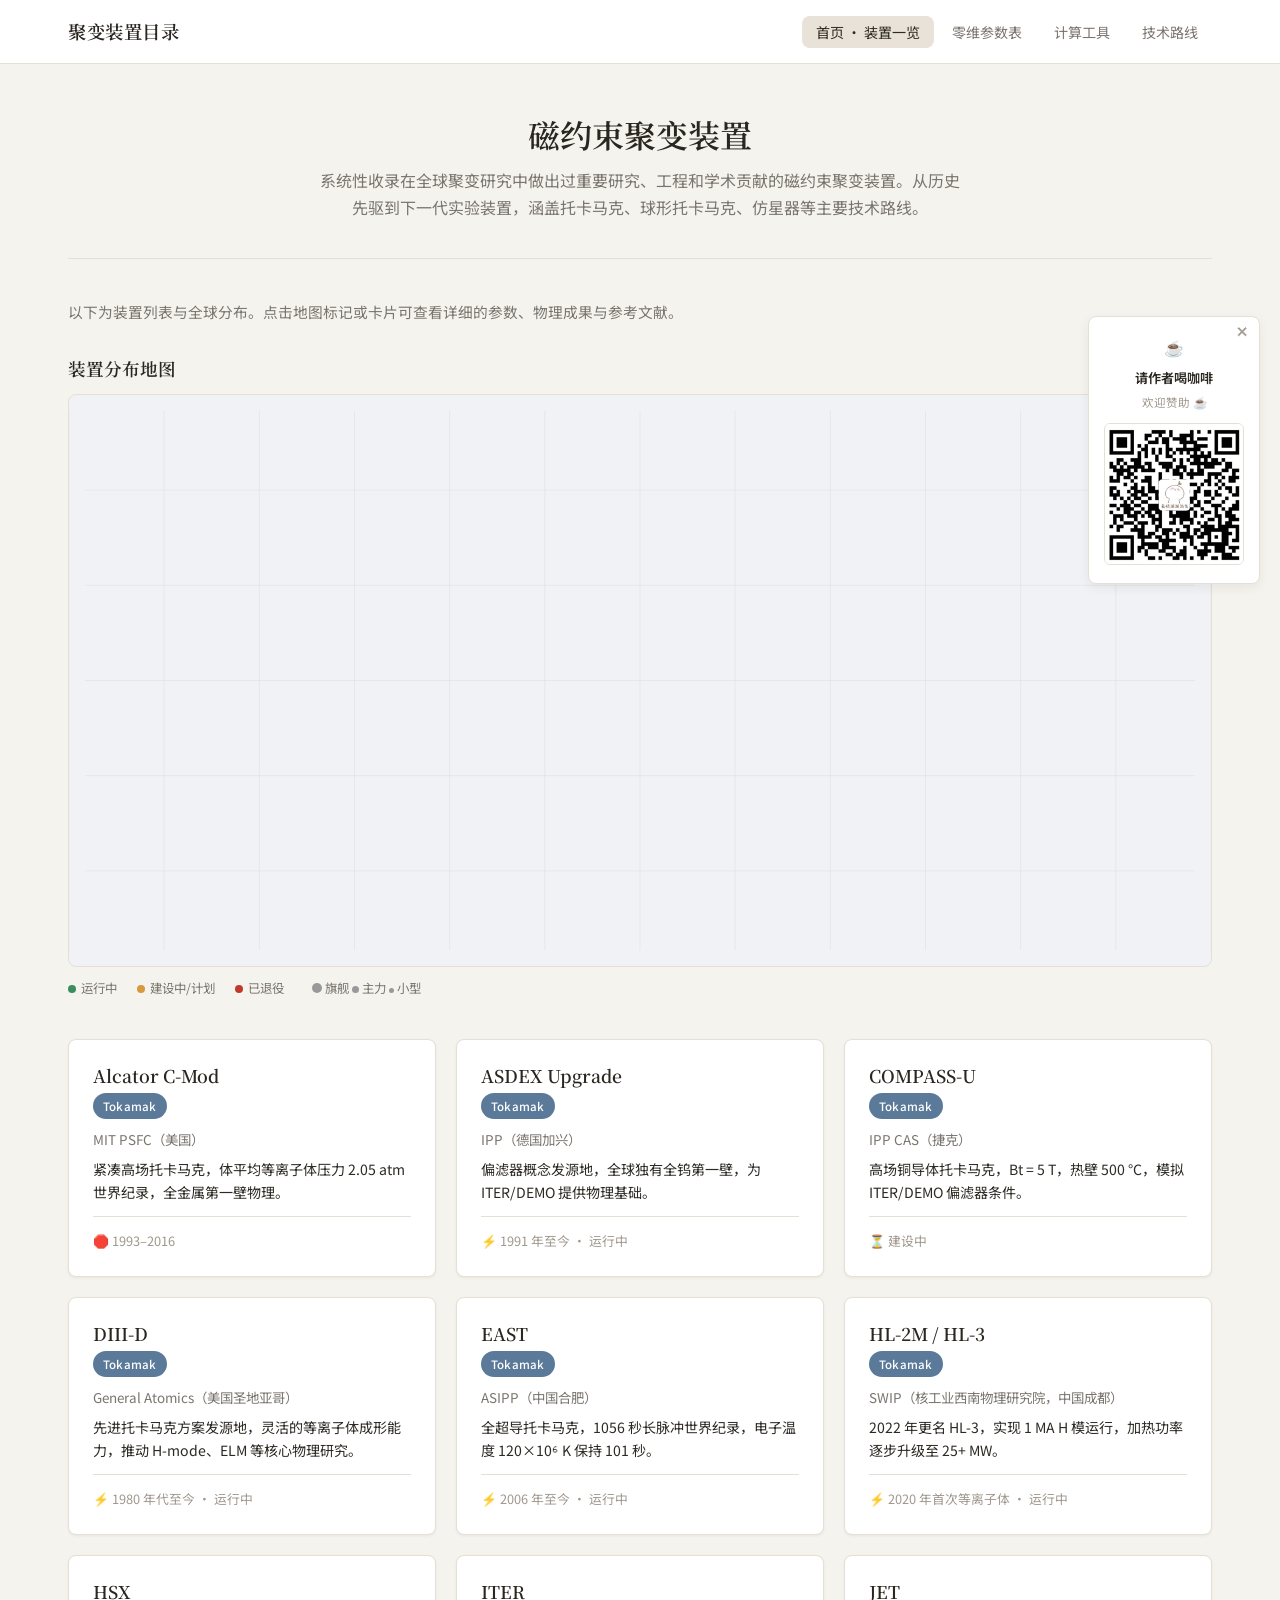
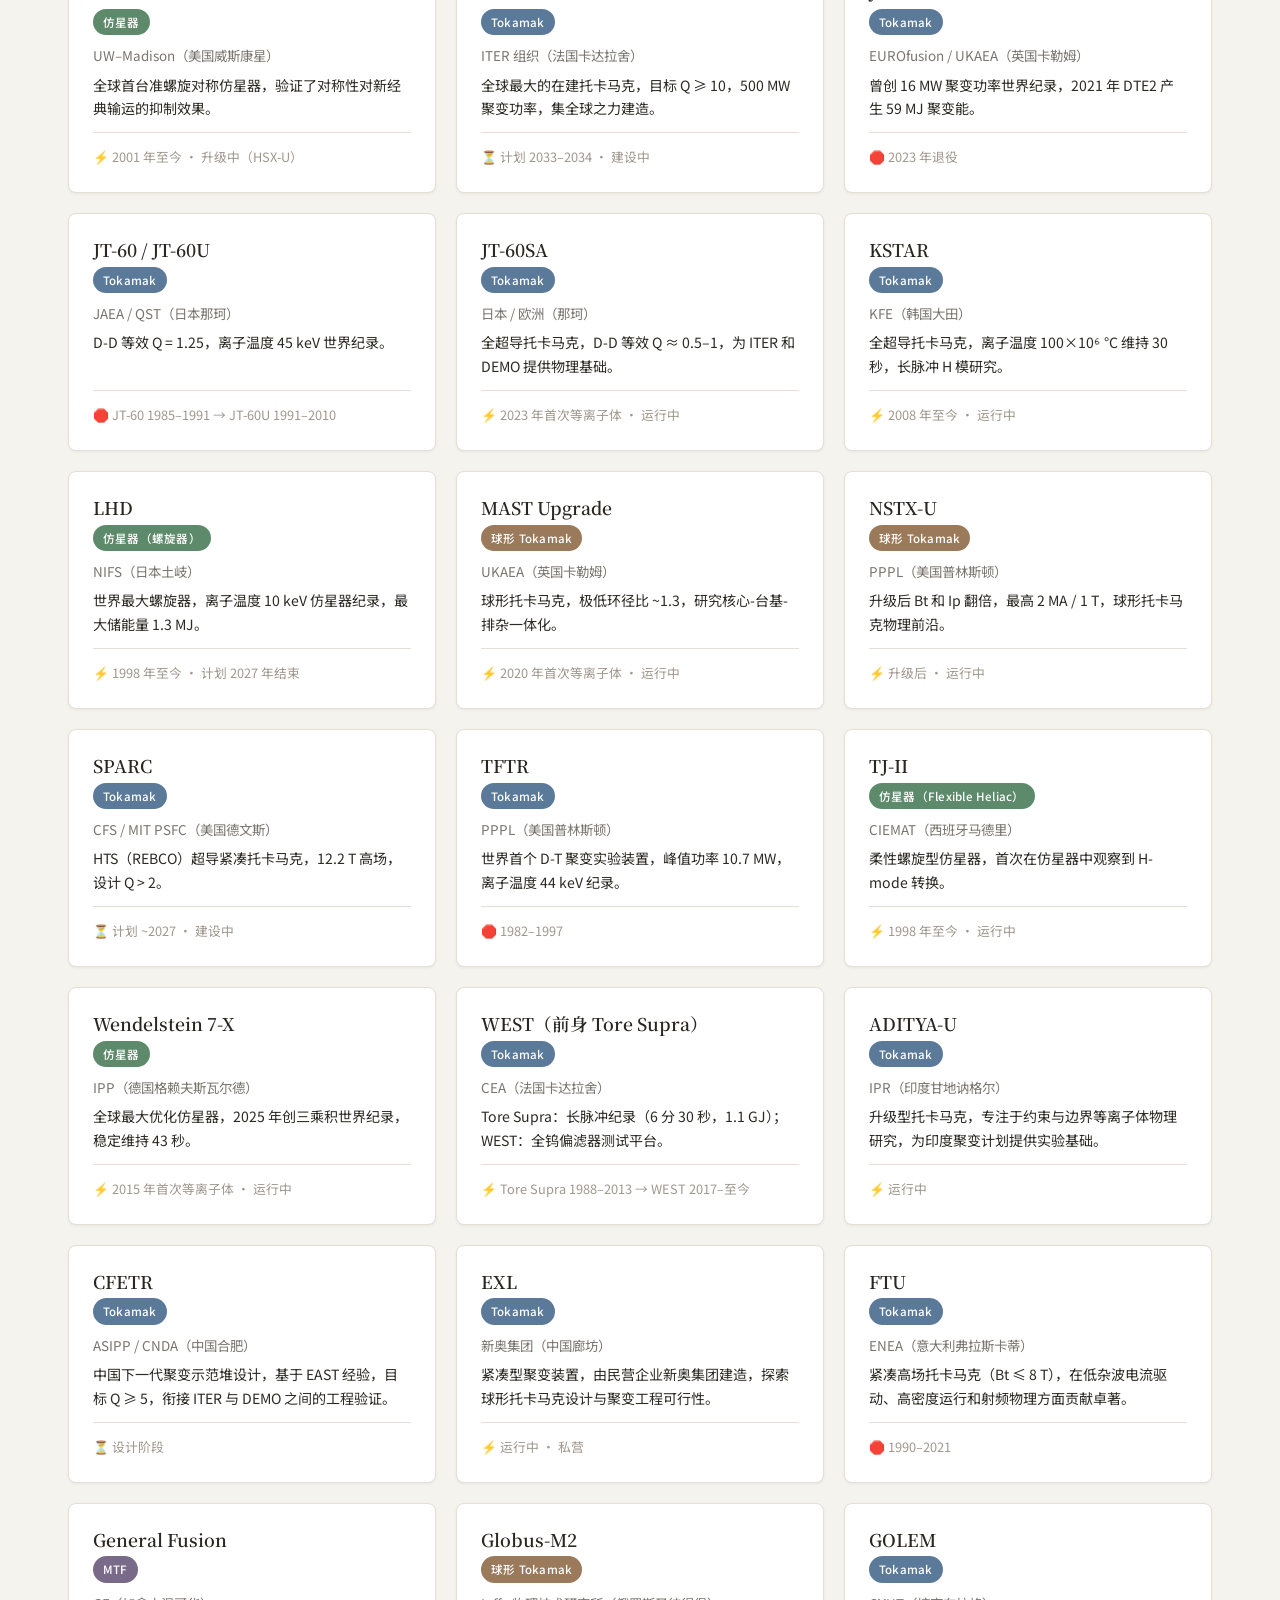
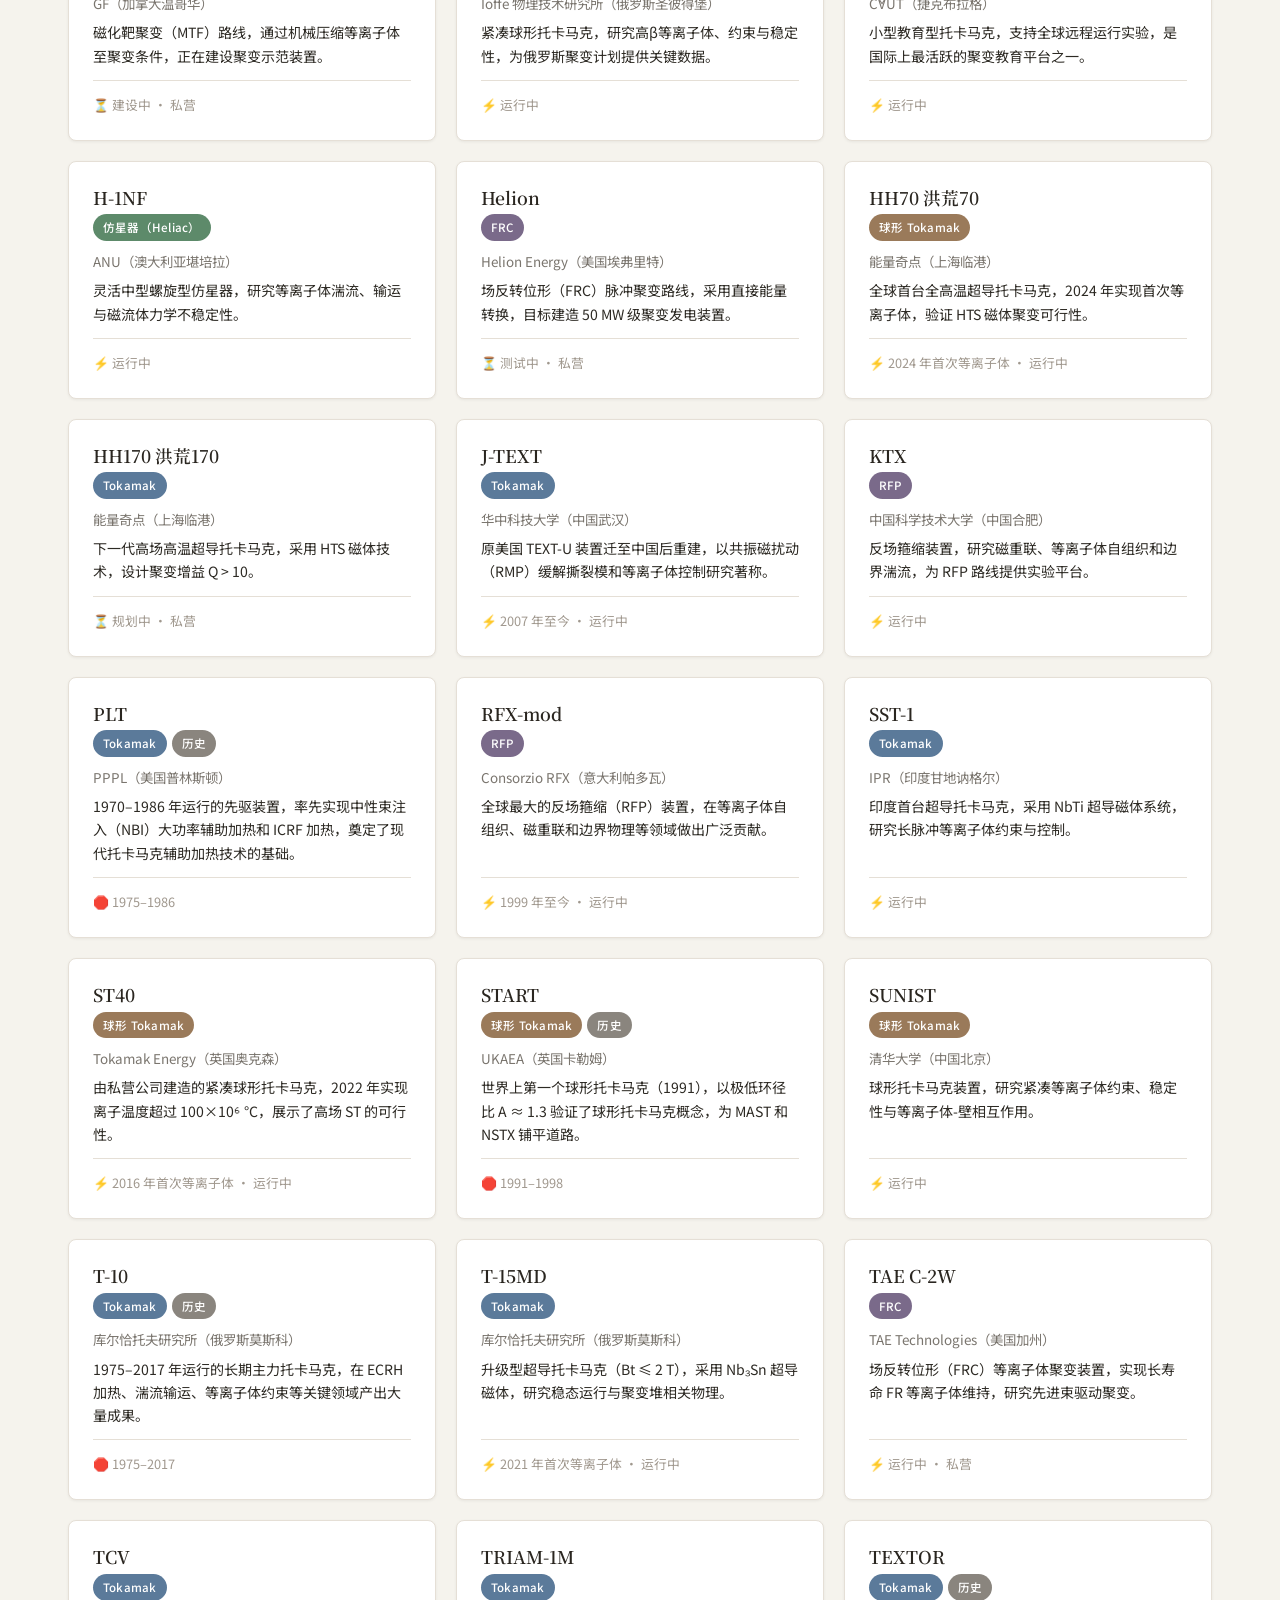
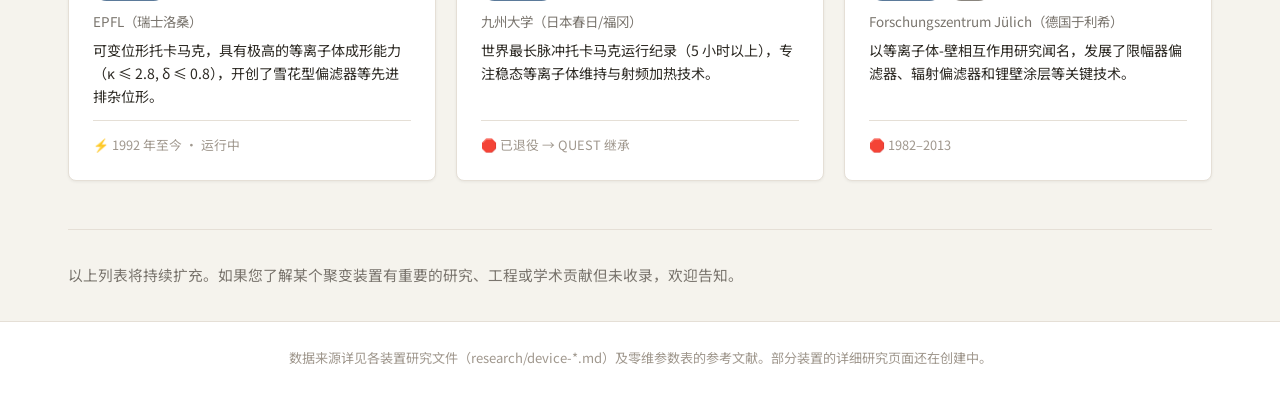
<file: index.html>
<!DOCTYPE html>
<html lang="zh-CN">
<head>
  <meta charset="UTF-8">
  <meta name="viewport" content="width=device-width, initial-scale=1.0">
  <title>聚变装置目录</title>
  <link rel="preconnect" href="https://fonts.googleapis.com">
  <link rel="preconnect" href="https://fonts.gstatic.com" crossorigin>
  <link href="https://fonts.googleapis.com/css2?family=Noto+Sans+SC:wght@400;500;600&family=Noto+Serif+SC:wght@600;700&display=swap" rel="stylesheet">
  <link rel="stylesheet" href="css/style.css">
  <style>
    .tag-alternative { background: #7a6a8a; }
    .tag-frc { background: #8a5a7a; }
  </style>
</head>
<body>
  <header>
    <div class="container">
      <h1><a href="index.html">聚变装置目录</a></h1>
      <nav>
        <ul>
          <li><a href="index.html" class="active">首页 · 装置一览</a></li>
          <li><a href="pages/zero-d-parameters.html">零维参数表</a></li>
          <li><a href="pages/tools.html">计算工具</a></li>
          <li><a href="pages/technology-comparison.html">技术路线</a></li>
        </ul>
      </nav>
    </div>
  </header>

  <main class="container">
    <div class="hero">
      <h2>磁约束聚变装置</h2>
      <p>系统性收录在全球聚变研究中做出过重要研究、工程和学术贡献的磁约束聚变装置。从历史先驱到下一代实验装置，涵盖托卡马克、球形托卡马克、仿星器等主要技术路线。</p>
    </div>

    <div class="section-intro">
      <p>以下为装置列表与全球分布。点击地图标记或卡片可查看详细的参数、物理成果与参考文献。</p>
    </div>

    <!-- ====== Interactive World Map ====== -->
    <div style="margin-bottom:40px;">
      <h3 style="font-size:1.1rem;margin-bottom:12px;">装置分布地图</h3>
      <div id="map-container" style="position:relative;border:1px solid var(--border);border-radius:var(--radius);overflow:hidden;background:#f0f2f5;">
        <svg id="world-map" width="100%" viewBox="-180 -90 360 180" preserveAspectRatio="xMidYMid meet" style="display:block;">
        </svg>
        <!-- Tooltip -->
        <div id="map-tooltip" style="display:none;position:absolute;padding:8px 12px;background:#2d2a24;color:#fff;border-radius:6px;font-size:0.82rem;line-height:1.5;pointer-events:none;z-index:50;box-shadow:0 4px 12px rgba(0,0,0,0.2);max-width:220px;"></div>
      </div>
      <div style="display:flex;gap:20px;flex-wrap:wrap;margin-top:10px;font-size:0.78rem;color:var(--text-secondary);">
        <span><span style="display:inline-block;width:8px;height:8px;border-radius:50%;background:#3d8c5e;margin-right:5px;"></span>运行中</span>
        <span><span style="display:inline-block;width:8px;height:8px;border-radius:50%;background:#d49a3d;margin-right:5px;"></span>建设中/计划</span>
        <span><span style="display:inline-block;width:8px;height:8px;border-radius:50%;background:#c0392b;margin-right:5px;"></span>已退役</span>
        <span style="margin-left:8px;"><span style="display:inline-block;width:10px;height:10px;border-radius:50%;background:#999;margin-right:3px;"></span>旗舰  <span style="display:inline-block;width:7px;height:7px;border-radius:50%;background:#999;margin-right:3px;"></span>主力  <span style="display:inline-block;width:5px;height:5px;border-radius:50%;background:#999;margin-right:3px;"></span>小型</span>
      </div>
    </div>

    <div class="device-grid">
      <!-- ====== Current / Recent ====== -->

      <div class="device-card">
        <h3><a href="../research/device-alcator-cmod.md">Alcator C-Mod</a></h3>
        <div class="tags"><span class="tag tag-tokamak">Tokamak</span></div>
        <div class="org">MIT PSFC（美国）</div>
        <div class="desc">紧凑高场托卡马克，体平均等离子体压力 2.05 atm 世界纪录，全金属第一壁物理。</div>
        <div class="status">🛑 1993–2016</div>
      </div>

      <div class="device-card">
        <h3><a href="../research/device-asdex-u.md">ASDEX Upgrade</a></h3>
        <div class="tags"><span class="tag tag-tokamak">Tokamak</span></div>
        <div class="org">IPP（德国加兴）</div>
        <div class="desc">偏滤器概念发源地，全球独有全钨第一壁，为 ITER/DEMO 提供物理基础。</div>
        <div class="status">⚡ 1991 年至今 · 运行中</div>
      </div>

      <div class="device-card">
        <h3><a href="../research/device-compass-u.md">COMPASS-U</a></h3>
        <div class="tags"><span class="tag tag-tokamak">Tokamak</span></div>
        <div class="org">IPP CAS（捷克）</div>
        <div class="desc">高场铜导体托卡马克，Bt = 5 T，热壁 500 °C，模拟 ITER/DEMO 偏滤器条件。</div>
        <div class="status">⏳ 建设中</div>
      </div>

      <div class="device-card">
        <h3><a href="../research/device-diiid.md">DIII-D</a></h3>
        <div class="tags"><span class="tag tag-tokamak">Tokamak</span></div>
        <div class="org">General Atomics（美国圣地亚哥）</div>
        <div class="desc">先进托卡马克方案发源地，灵活的等离子体成形能力，推动 H-mode、ELM 等核心物理研究。</div>
        <div class="status">⚡ 1980 年代至今 · 运行中</div>
      </div>

      <div class="device-card">
        <h3><a href="../research/device-east.md">EAST</a></h3>
        <div class="tags"><span class="tag tag-tokamak">Tokamak</span></div>
        <div class="org">ASIPP（中国合肥）</div>
        <div class="desc">全超导托卡马克，1056 秒长脉冲世界纪录，电子温度 120×10⁶ K 保持 101 秒。</div>
        <div class="status">⚡ 2006 年至今 · 运行中</div>
      </div>

      <div class="device-card">
        <h3><a href="../research/device-hl2m.md">HL-2M / HL-3</a></h3>
        <div class="tags"><span class="tag tag-tokamak">Tokamak</span></div>
        <div class="org">SWIP（核工业西南物理研究院，中国成都）</div>
        <div class="desc">2022 年更名 HL-3，实现 1 MA H 模运行，加热功率逐步升级至 25+ MW。</div>
        <div class="status">⚡ 2020 年首次等离子体 · 运行中</div>
      </div>

      <div class="device-card">
        <h3><a href="../research/device-hsx.md">HSX</a></h3>
        <div class="tags"><span class="tag tag-stellarator">仿星器</span></div>
        <div class="org">UW–Madison（美国威斯康星）</div>
        <div class="desc">全球首台准螺旋对称仿星器，验证了对称性对新经典输运的抑制效果。</div>
        <div class="status">⚡ 2001 年至今 · 升级中（HSX-U）</div>
      </div>

      <div class="device-card">
        <h3><a href="../research/device-iter.md">ITER</a></h3>
        <div class="tags"><span class="tag tag-tokamak">Tokamak</span></div>
        <div class="org">ITER 组织（法国卡达拉舍）</div>
        <div class="desc">全球最大的在建托卡马克，目标 Q ≥ 10，500 MW 聚变功率，集全球之力建造。</div>
        <div class="status">⏳ 计划 2033–2034 · 建设中</div>
      </div>

      <div class="device-card">
        <h3><a href="../research/device-jet.md">JET</a></h3>
        <div class="tags"><span class="tag tag-tokamak">Tokamak</span></div>
        <div class="org">EUROfusion / UKAEA（英国卡勒姆）</div>
        <div class="desc">曾创 16 MW 聚变功率世界纪录，2021 年 DTE2 产生 59 MJ 聚变能。</div>
        <div class="status">🛑 2023 年退役</div>
      </div>

      <div class="device-card">
        <h3><a href="../research/device-jt60.md">JT-60 / JT-60U</a></h3>
        <div class="tags"><span class="tag tag-tokamak">Tokamak</span></div>
        <div class="org">JAEA / QST（日本那珂）</div>
        <div class="desc">D-D 等效 Q = 1.25，离子温度 45 keV 世界纪录。</div>
        <div class="status">🛑 JT-60 1985–1991 → JT-60U 1991–2010</div>
      </div>

      <div class="device-card">
        <h3><a href="../research/device-jt60sa.md">JT-60SA</a></h3>
        <div class="tags"><span class="tag tag-tokamak">Tokamak</span></div>
        <div class="org">日本 / 欧洲（那珂）</div>
        <div class="desc">全超导托卡马克，D-D 等效 Q ≈ 0.5–1，为 ITER 和 DEMO 提供物理基础。</div>
        <div class="status">⚡ 2023 年首次等离子体 · 运行中</div>
      </div>

      <div class="device-card">
        <h3><a href="../research/device-kstar.md">KSTAR</a></h3>
        <div class="tags"><span class="tag tag-tokamak">Tokamak</span></div>
        <div class="org">KFE（韩国大田）</div>
        <div class="desc">全超导托卡马克，离子温度 100×10⁶ °C 维持 30 秒，长脉冲 H 模研究。</div>
        <div class="status">⚡ 2008 年至今 · 运行中</div>
      </div>

      <div class="device-card">
        <h3><a href="../research/device-lhd.md">LHD</a></h3>
        <div class="tags"><span class="tag tag-stellarator">仿星器（螺旋器）</span></div>
        <div class="org">NIFS（日本土岐）</div>
        <div class="desc">世界最大螺旋器，离子温度 10 keV 仿星器纪录，最大储能量 1.3 MJ。</div>
        <div class="status">⚡ 1998 年至今 · 计划 2027 年结束</div>
      </div>

      <div class="device-card">
        <h3><a href="../research/device-mast-u.md">MAST Upgrade</a></h3>
        <div class="tags"><span class="tag tag-spherical">球形 Tokamak</span></div>
        <div class="org">UKAEA（英国卡勒姆）</div>
        <div class="desc">球形托卡马克，极低环径比 ~1.3，研究核心-台基-排杂一体化。</div>
        <div class="status">⚡ 2020 年首次等离子体 · 运行中</div>
      </div>

      <div class="device-card">
        <h3><a href="../research/device-nstxu.md">NSTX-U</a></h3>
        <div class="tags"><span class="tag tag-spherical">球形 Tokamak</span></div>
        <div class="org">PPPL（美国普林斯顿）</div>
        <div class="desc">升级后 Bt 和 Ip 翻倍，最高 2 MA / 1 T，球形托卡马克物理前沿。</div>
        <div class="status">⚡ 升级后 · 运行中</div>
      </div>

      <div class="device-card">
        <h3><a href="../research/device-sparc.md">SPARC</a></h3>
        <div class="tags"><span class="tag tag-tokamak">Tokamak</span></div>
        <div class="org">CFS / MIT PSFC（美国德文斯）</div>
        <div class="desc">HTS（REBCO）超导紧凑托卡马克，12.2 T 高场，设计 Q > 2。</div>
        <div class="status">⏳ 计划 ~2027 · 建设中</div>
      </div>

      <div class="device-card">
        <h3><a href="../research/device-tftr.md">TFTR</a></h3>
        <div class="tags"><span class="tag tag-tokamak">Tokamak</span></div>
        <div class="org">PPPL（美国普林斯顿）</div>
        <div class="desc">世界首个 D-T 聚变实验装置，峰值功率 10.7 MW，离子温度 44 keV 纪录。</div>
        <div class="status">🛑 1982–1997</div>
      </div>

      <div class="device-card">
        <h3><a href="../research/device-tj2.md">TJ-II</a></h3>
        <div class="tags"><span class="tag tag-stellarator">仿星器（Flexible Heliac）</span></div>
        <div class="org">CIEMAT（西班牙马德里）</div>
        <div class="desc">柔性螺旋型仿星器，首次在仿星器中观察到 H-mode 转换。</div>
        <div class="status">⚡ 1998 年至今 · 运行中</div>
      </div>

      <div class="device-card">
        <h3><a href="../research/device-w7x.md">Wendelstein 7-X</a></h3>
        <div class="tags"><span class="tag tag-stellarator">仿星器</span></div>
        <div class="org">IPP（德国格赖夫斯瓦尔德）</div>
        <div class="desc">全球最大优化仿星器，2025 年创三乘积世界纪录，稳定维持 43 秒。</div>
        <div class="status">⚡ 2015 年首次等离子体 · 运行中</div>
      </div>

      <div class="device-card">
        <h3><a href="../research/device-west.md">WEST（前身 Tore Supra）</a></h3>
        <div class="tags"><span class="tag tag-tokamak">Tokamak</span></div>
        <div class="org">CEA（法国卡达拉舍）</div>
        <div class="desc">Tore Supra：长脉冲纪录（6 分 30 秒，1.1 GJ）；WEST：全钨偏滤器测试平台。</div>
        <div class="status">⚡ Tore Supra 1988–2013 → WEST 2017–至今</div>
      </div>

      <!-- ====== Additional Notable Devices ====== -->

      <div class="device-card">
        <h3>ADITYA-U</h3>
        <div class="tags"><span class="tag tag-tokamak">Tokamak</span></div>
        <div class="org">IPR（印度甘地讷格尔）</div>
        <div class="desc">升级型托卡马克，专注于约束与边界等离子体物理研究，为印度聚变计划提供实验基础。</div>
        <div class="status">⚡ 运行中</div>
      </div>

      <div class="device-card">
        <h3>CFETR</h3>
        <div class="tags"><span class="tag tag-tokamak">Tokamak</span></div>
        <div class="org">ASIPP / CNDA（中国合肥）</div>
        <div class="desc">中国下一代聚变示范堆设计，基于 EAST 经验，目标 Q ≥ 5，衔接 ITER 与 DEMO 之间的工程验证。</div>
        <div class="status">⏳ 设计阶段</div>
      </div>

      <div class="device-card">
        <h3>EXL</h3>
        <div class="tags"><span class="tag tag-tokamak">Tokamak</span></div>
        <div class="org">新奥集团（中国廊坊）</div>
        <div class="desc">紧凑型聚变装置，由民营企业新奥集团建造，探索球形托卡马克设计与聚变工程可行性。</div>
        <div class="status">⚡ 运行中 · 私营</div>
      </div>

      <div class="device-card">
        <h3>FTU</h3>
        <div class="tags"><span class="tag tag-tokamak">Tokamak</span></div>
        <div class="org">ENEA（意大利弗拉斯卡蒂）</div>
        <div class="desc">紧凑高场托卡马克（Bt ≤ 8 T），在低杂波电流驱动、高密度运行和射频物理方面贡献卓著。</div>
        <div class="status">🛑 1990–2021</div>
      </div>

      <div class="device-card">
        <h3>General Fusion</h3>
        <div class="tags"><span class="tag tag-alternative">MTF</span></div>
        <div class="org">GF（加拿大温哥华）</div>
        <div class="desc">磁化靶聚变（MTF）路线，通过机械压缩等离子体至聚变条件，正在建设聚变示范装置。</div>
        <div class="status">⏳ 建设中 · 私营</div>
      </div>

      <div class="device-card">
        <h3>Globus-M2</h3>
        <div class="tags"><span class="tag tag-spherical">球形 Tokamak</span></div>
        <div class="org">Ioffe 物理技术研究所（俄罗斯圣彼得堡）</div>
        <div class="desc">紧凑球形托卡马克，研究高β等离子体、约束与稳定性，为俄罗斯聚变计划提供关键数据。</div>
        <div class="status">⚡ 运行中</div>
      </div>

      <div class="device-card">
        <h3>GOLEM</h3>
        <div class="tags"><span class="tag tag-tokamak">Tokamak</span></div>
        <div class="org">ČVUT（捷克布拉格）</div>
        <div class="desc">小型教育型托卡马克，支持全球远程运行实验，是国际上最活跃的聚变教育平台之一。</div>
        <div class="status">⚡ 运行中</div>
      </div>

      <div class="device-card">
        <h3>H-1NF</h3>
        <div class="tags"><span class="tag tag-stellarator">仿星器（Heliac）</span></div>
        <div class="org">ANU（澳大利亚堪培拉）</div>
        <div class="desc">灵活中型螺旋型仿星器，研究等离子体湍流、输运与磁流体力学不稳定性。</div>
        <div class="status">⚡ 运行中</div>
      </div>

      <div class="device-card">
        <h3>Helion</h3>
        <div class="tags"><span class="tag tag-alternative">FRC</span></div>
        <div class="org">Helion Energy（美国埃弗里特）</div>
        <div class="desc">场反转位形（FRC）脉冲聚变路线，采用直接能量转换，目标建造 50 MW 级聚变发电装置。</div>
        <div class="status">⏳ 测试中 · 私营</div>
      </div>

      <div class="device-card">
        <h3>HH70 洪荒70</h3>
        <div class="tags"><span class="tag tag-spherical">球形 Tokamak</span></div>
        <div class="org">能量奇点（上海临港）</div>
        <div class="desc">全球首台全高温超导托卡马克，2024 年实现首次等离子体，验证 HTS 磁体聚变可行性。</div>
        <div class="status">⚡ 2024 年首次等离子体 · 运行中</div>
      </div>

      <div class="device-card">
        <h3>HH170 洪荒170</h3>
        <div class="tags"><span class="tag tag-tokamak">Tokamak</span></div>
        <div class="org">能量奇点（上海临港）</div>
        <div class="desc">下一代高场高温超导托卡马克，采用 HTS 磁体技术，设计聚变增益 Q > 10。</div>
        <div class="status">⏳ 规划中 · 私营</div>
      </div>

      <div class="device-card">
        <h3>J-TEXT</h3>
        <div class="tags"><span class="tag tag-tokamak">Tokamak</span></div>
        <div class="org">华中科技大学（中国武汉）</div>
        <div class="desc">原美国 TEXT-U 装置迁至中国后重建，以共振磁扰动（RMP）缓解撕裂模和等离子体控制研究著称。</div>
        <div class="status">⚡ 2007 年至今 · 运行中</div>
      </div>

      <div class="device-card">
        <h3>KTX</h3>
        <div class="tags"><span class="tag tag-rfp">RFP</span></div>
        <div class="org">中国科学技术大学（中国合肥）</div>
        <div class="desc">反场箍缩装置，研究磁重联、等离子体自组织和边界湍流，为 RFP 路线提供实验平台。</div>
        <div class="status">⚡ 运行中</div>
      </div>

      <div class="device-card">
        <h3>PLT</h3>
        <div class="tags"><span class="tag tag-tokamak">Tokamak</span><span class="tag tag-historical">历史</span></div>
        <div class="org">PPPL（美国普林斯顿）</div>
        <div class="desc">1970–1986 年运行的先驱装置，率先实现中性束注入（NBI）大功率辅助加热和 ICRF 加热，奠定了现代托卡马克辅助加热技术的基础。</div>
        <div class="status">🛑 1975–1986</div>
      </div>

      <div class="device-card">
        <h3>RFX-mod</h3>
        <div class="tags"><span class="tag tag-rfp">RFP</span></div>
        <div class="org">Consorzio RFX（意大利帕多瓦）</div>
        <div class="desc">全球最大的反场箍缩（RFP）装置，在等离子体自组织、磁重联和边界物理等领域做出广泛贡献。</div>
        <div class="status">⚡ 1999 年至今 · 运行中</div>
      </div>

      <div class="device-card">
        <h3>SST-1</h3>
        <div class="tags"><span class="tag tag-tokamak">Tokamak</span></div>
        <div class="org">IPR（印度甘地讷格尔）</div>
        <div class="desc">印度首台超导托卡马克，采用 NbTi 超导磁体系统，研究长脉冲等离子体约束与控制。</div>
        <div class="status">⚡ 运行中</div>
      </div>

      <div class="device-card">
        <h3>ST40</h3>
        <div class="tags"><span class="tag tag-spherical">球形 Tokamak</span></div>
        <div class="org">Tokamak Energy（英国奥克森）</div>
        <div class="desc">由私营公司建造的紧凑球形托卡马克，2022 年实现离子温度超过 100×10⁶ °C，展示了高场 ST 的可行性。</div>
        <div class="status">⚡ 2016 年首次等离子体 · 运行中</div>
      </div>

      <div class="device-card">
        <h3>START</h3>
        <div class="tags"><span class="tag tag-spherical">球形 Tokamak</span><span class="tag tag-historical">历史</span></div>
        <div class="org">UKAEA（英国卡勒姆）</div>
        <div class="desc">世界上第一个球形托卡马克（1991），以极低环径比 A ≈ 1.3 验证了球形托卡马克概念，为 MAST 和 NSTX 铺平道路。</div>
        <div class="status">🛑 1991–1998</div>
      </div>

      <div class="device-card">
        <h3>SUNIST</h3>
        <div class="tags"><span class="tag tag-spherical">球形 Tokamak</span></div>
        <div class="org">清华大学（中国北京）</div>
        <div class="desc">球形托卡马克装置，研究紧凑等离子体约束、稳定性与等离子体-壁相互作用。</div>
        <div class="status">⚡ 运行中</div>
      </div>

      <div class="device-card">
        <h3>T-10</h3>
        <div class="tags"><span class="tag tag-tokamak">Tokamak</span><span class="tag tag-historical">历史</span></div>
        <div class="org">库尔恰托夫研究所（俄罗斯莫斯科）</div>
        <div class="desc">1975–2017 年运行的长期主力托卡马克，在 ECRH 加热、湍流输运、等离子体约束等关键领域产出大量成果。</div>
        <div class="status">🛑 1975–2017</div>
      </div>

      <div class="device-card">
        <h3>T-15MD</h3>
        <div class="tags"><span class="tag tag-tokamak">Tokamak</span></div>
        <div class="org">库尔恰托夫研究所（俄罗斯莫斯科）</div>
        <div class="desc">升级型超导托卡马克（Bt ≤ 2 T），采用 Nb₃Sn 超导磁体，研究稳态运行与聚变堆相关物理。</div>
        <div class="status">⚡ 2021 年首次等离子体 · 运行中</div>
      </div>

      <div class="device-card">
        <h3>TAE C-2W</h3>
        <div class="tags"><span class="tag tag-alternative">FRC</span></div>
        <div class="org">TAE Technologies（美国加州）</div>
        <div class="desc">场反转位形（FRC）等离子体聚变装置，实现长寿命 FR 等离子体维持，研究先进束驱动聚变。</div>
        <div class="status">⚡ 运行中 · 私营</div>
      </div>

      <div class="device-card">
        <h3>TCV</h3>
        <div class="tags"><span class="tag tag-tokamak">Tokamak</span></div>
        <div class="org">EPFL（瑞士洛桑）</div>
        <div class="desc">可变位形托卡马克，具有极高的等离子体成形能力（κ ≤ 2.8, δ ≤ 0.8），开创了雪花型偏滤器等先进排杂位形。</div>
        <div class="status">⚡ 1992 年至今 · 运行中</div>
      </div>

      <div class="device-card">
        <h3>TRIAM-1M</h3>
        <div class="tags"><span class="tag tag-tokamak">Tokamak</span></div>
        <div class="org">九州大学（日本春日/福冈）</div>
        <div class="desc">世界最长脉冲托卡马克运行纪录（5 小时以上），专注稳态等离子体维持与射频加热技术。</div>
        <div class="status">🛑 已退役 → QUEST 继承</div>
      </div>

      <div class="device-card">
        <h3>TEXTOR</h3>
        <div class="tags"><span class="tag tag-tokamak">Tokamak</span><span class="tag tag-historical">历史</span></div>
        <div class="org">Forschungszentrum Jülich（德国于利希）</div>
        <div class="desc">以等离子体-壁相互作用研究闻名，发展了限幅器偏滤器、辐射偏滤器和锂壁涂层等关键技术。</div>
        <div class="status">🛑 1982–2013</div>
      </div>

    </div>

    <div class="section-intro" style="margin-top: 48px; padding-top: 32px; border-top: 1px solid var(--border);">
      <p>以上列表将持续扩充。如果您了解某个聚变装置有重要的研究、工程或学术贡献但未收录，欢迎告知。</p>
    </div>

    <!-- ====== Sponsor (fixed right sidebar) ====== -->
    <div class="sponsor-sidebar">
      <button class="sponsor-close" onclick="this.parentElement.style.display='none'" title="关闭">✕</button>
      <div style="font-size: 1rem; margin-bottom: 4px;">☕</div>
      <div style="font-size: 0.82rem; font-weight: 600; color: var(--heading); margin-bottom: 3px;">请作者喝咖啡</div>
      <div style="font-size: 0.72rem; color: var(--text-tertiary); margin-bottom: 10px;">欢迎赞助 ☕</div>
      <img src="images/coffee-qr-cropped.png" alt="收款码" style="width: 140px; height: auto; border-radius: 6px; border: 1px solid var(--border); display: block;"
           onerror="this.style.display='none'; this.nextSibling.style.display='block';">
      <div style="display:none; font-size:0.72rem; color:var(--text-tertiary); padding:12px;">
        将收款码图片放在 <code style="background:var(--accent-subtle); padding:2px 5px; border-radius:3px;">images/coffee-qr-cropped.png</code>
      </div>
    </div>

  </main>

  <footer>
    <p>数据来源详见各装置研究文件（research/device-*.md）及零维参数表的参考文献。部分装置的详细研究页面还在创建中。</p>
  </footer>

  <script>
  'use strict';

  /* ==================================================================
   *  装置世界地图 — Natural Earth 110m 海岸线 + 交互式标记
   * ================================================================ */

  /* ---- 装置数据 (名称, 经度, 纬度, 链接, 状态标记) ---- */
  /* ---- 装置数据 (按规模分级, 同址错开, 含新增装置) ---- */
  var DEVICES = [
    // ===== large: 旗舰级 =====
    {name:'ITER',        lon:5.76,  lat:43.69, href:'../research/device-iter.md',  org:'Cadarache',       status:'building', size:'large'},
    {name:'JET',         lon:-1.23, lat:51.66, href:'../research/device-jet.md',   org:'Culham, UK',      status:'retired',  size:'large'},
    {name:'W7‑X',        lon:13.39, lat:54.09, href:'../research/device-w7x.md',   org:'IPP Greifswald',  status:'active',   size:'large'},
    {name:'LHD',         lon:137.18,lat:35.35, href:'../research/device-lhd.md',   org:'NIFS, Toki',      status:'active',   size:'large'},
    {name:'JT‑60SA',     lon:140.48,lat:36.46, href:'../research/device-jt60sa.md',org:'Naka, Japan',     status:'active',   size:'large'},
    {name:'EAST',        lon:117.28,lat:31.85, href:'../research/device-east.md',  org:'ASIPP, Hefei',    status:'active',   size:'large'},
    {name:'SPARC',       lon:-71.61,lat:42.53, href:'../research/device-sparc.md', org:'CFS, Devens',     status:'building', size:'large'},
    {name:'DIII‑D',      lon:-117.23,lat:32.88,href:'../research/device-diiid.md', org:'GA, San Diego',   status:'active',   size:'large'},
    {name:'KSTAR',       lon:127.38,lat:36.36, href:'../research/device-kstar.md', org:'KFE, Daejeon',    status:'active',   size:'large'},

    // ===== medium: 主力装置 =====
    {name:'ASDEX Upgrade',lon:11.67,lat:48.26, href:'../research/device-asdex-u.md',org:'IPP Garching',   status:'active',  size:'medium'},
    {name:'Alcator C‑Mod',lon:-71.09,lat:42.36,href:'../research/device-alcator-cmod.md',org:'MIT PSFC', status:'retired',size:'medium'},
    {name:'NSTX‑U',      lon:-74.68,lat:40.33, href:'../research/device-nstxu.md', org:'PPPL, Princeton',status:'active',  size:'medium'},
    {name:'MAST Upgrade', lon:-1.26,lat:51.65, href:'../research/device-mast-u.md',org:'Culham, UK',      status:'active',  size:'medium'},
    {name:'HL‑2M/HL‑3',  lon:103.99,lat:30.57, href:'../research/device-hl2m.md',  org:'SWIP, Chengdu',  status:'active',  size:'medium'},
    {name:'TCV',         lon:6.57, lat:46.52, href:'../research/device-tcv.md',    org:'EPFL, Lausanne', status:'active',  size:'medium'},
    {name:'WEST',        lon:5.74, lat:43.68, href:'../research/device-west.md',   org:'CEA Cadarache',  status:'active',  size:'medium'},
    {name:'RFX‑mod',     lon:11.90,lat:45.41, href:'../research/device-rfx-mod.md',org:'CNR, Padova',    status:'active',  size:'medium'},
    {name:'COMPASS‑U',   lon:14.47,lat:50.08, href:'../research/device-compass-u.md',org:'IPP CAS, Praha',status:'building',size:'medium'},
    {name:'T‑15MD',      lon:37.60,lat:55.73, href:'../research/device-t15md.md',  org:'Kurchatov',      status:'active',  size:'medium'},
    {name:'SST‑1',       lon:72.62,lat:23.19, href:'../research/device-sst1.md',   org:'IPR, Gandhinagar',status:'active',size:'medium'},
    {name:'Globus‑M2',   lon:30.32,lat:59.97, href:'../research/device-globus-m2.md',org:'Ioffe, SPb',   status:'active',  size:'medium'},
    {name:'CFETR',       lon:117.26,lat:31.83, href:'../research/device-cfetr.md', org:'ASIPP / CNDA',   status:'building',size:'medium'},

    // ===== small: 历史/小型/专项 =====
    {name:'JT‑60U',      lon:140.46,lat:36.47, href:'../research/device-jt60.md',  org:'JAEA, Naka',     status:'retired', size:'small'},
    {name:'TFTR',        lon:-74.70,lat:40.37, href:'../research/device-tftr.md',  org:'PPPL, Princeton',status:'retired', size:'small'},
    {name:'TJ‑II',       lon:-3.69, lat:40.46, href:'../research/device-tj2.md',   org:'CIEMAT, Madrid', status:'active',  size:'small'},
    {name:'FTU',         lon:12.68, lat:41.81, href:'../research/device-ftu.md',   org:'ENEA, Frascati', status:'retired', size:'small'},
    {name:'HSX',         lon:-89.41,lat:43.07, href:'../research/device-hsx.md',   org:'UW‑Madison',     status:'active',  size:'small'},
    {name:'J‑TEXT',      lon:114.32,lat:30.52, href:'../research/device-jtext.md', org:'HUST, Wuhan',    status:'active',  size:'small'},
    {name:'ST40',        lon:-1.26, lat:51.75, href:'../research/device-st40.md',  org:'Tokamak Energy', status:'active',  size:'small'},
    {name:'T‑10',        lon:37.62, lat:55.75, href:'../research/device-t10.md',   org:'Kurchatov',      status:'retired', size:'small'},
    {name:'TEXTOR',      lon:6.36,  lat:50.92, href:'../research/device-textor.md',org:'FZ Jülich',      status:'retired', size:'small'},
    {name:'PLT',         lon:-74.65,lat:40.35, href:'../research/device-plt.md',   org:'PPPL, Princeton',status:'retired', size:'small'},
    {name:'START',       lon:-1.28, lat:51.64, href:'../research/device-start.md', org:'Culham, UK',     status:'retired', size:'small'},
    {name:'ADITYA‑U',    lon:72.63, lat:23.20, href:'../research/device-aditya.md',org:'IPR, Gandhinagar',status:'active',size:'small'},
    {name:'SUNIST',      lon:116.33,lat:40.00, href:'../research/device-sunist.md',org:'Tsinghua, Beijing',status:'active',size:'small'},
    {name:'HH170 洪荒170',lon:121.92,lat:30.88, href:'../research/device-hh170.md', org:'能量奇点, 上海临港', status:'building',size:'medium'},
    {name:'HH70 洪荒70', lon:121.92, lat:30.88, href:'../research/device-hh70.md',  org:'能量奇点, 上海临港', status:'active',  size:'small'},
    {name:'KTX',         lon:117.27,lat:31.84, href:'../research/device-ktx.md',   org:'USTC, Hefei',    status:'active',  size:'small'},
    {name:'H‑1NF',       lon:149.10,lat:-35.27,href:'../research/device-h1nf.md',  org:'ANU, Canberra',  status:'active',  size:'small'},
    {name:'TAE C‑2W',    lon:-117.66,lat:33.68,href:'../research/device-tae.md',   org:'TAE, Foothill Ranch',status:'active',size:'small'},
    {name:'Helion',      lon:-122.20,lat:47.98,href:'../research/device-helion.md', org:'Helion, Everett',status:'building',size:'small'},
    {name:'General Fusion',lon:-123.12,lat:49.28,href:'../research/device-gf.md',  org:'GF, Vancouver',  status:'building',size:'small'},
    {name:'GOLEM',       lon:14.42, lat:50.10, href:'../research/device-golem.md', org:'ČVUT, Prague',   status:'active',  size:'small'},
    {name:'TRIAM‑1M',    lon:130.47,lat:33.53, href:'../research/device-triam.md',  org:'九州大学, 福冈',   status:'retired',size:'small'},
    {name:'EXL',         lon:116.70,lat:39.52, href:'../research/device-exl.md',    org:'新奥集团, 廊坊',   status:'active',  size:'small'}
  ];

  /* ---- 标记大小: 缩小尺寸减少重叠 ---- */
  var SIZE_R = { large: 2.5, medium: 2, small: 1.5 };

  /* ---- 状态颜色 ---- */
  var STATUS_COLORS = {
    active:   '#3d8c5e',
    building: '#d49a3d',
    retired:  '#c0392b'
  };
  var STATUS_LABELS = {
    active:   '⚡ 运行中',
    building: '⏳ 建设中/计划',
    retired:  '🛑 已退役'
  };

  /* ---- 地图渲染 ---- */
  function renderMap() {
    var svg = document.getElementById('world-map');
    if (!svg) return;
    var ns = 'http://www.w3.org/2000/svg';
    svg.innerHTML = '';
    var tooltip = document.getElementById('map-tooltip');
    var container = document.getElementById('map-container');

    // ---- 经纬网格 ----
    var gridG = svg.appendChild(document.createElementNS(ns, 'g'));
    gridG.setAttribute('stroke', '#e0e2df'); gridG.setAttribute('stroke-width', '0.2');
    for (var lon = -180; lon <= 180; lon += 30) {
      var l = document.createElementNS(ns, 'line');
      l.setAttribute('x1', lon); l.setAttribute('y1', -85);
      l.setAttribute('x2', lon); l.setAttribute('y2', 85);
      gridG.appendChild(l);
    }
    for (var lat = -60; lat <= 60; lat += 30) {
      var l = document.createElementNS(ns, 'line');
      l.setAttribute('x1', -175); l.setAttribute('y1', -lat);
      l.setAttribute('x2', 175); l.setAttribute('y2', -lat);
      gridG.appendChild(l);
    }

    // ---- 海岸线 (加载自外置数据) ----
    var coastPath = svg.appendChild(document.createElementNS(ns, 'path'));
    coastPath.setAttribute('fill', '#d5d8d3');
    coastPath.setAttribute('stroke', '#b8bbb6');
    coastPath.setAttribute('stroke-width', '0.3');
    coastPath.setAttribute('stroke-linejoin', 'round');

    function placeMarkers() {
      var sc = STATUS_COLORS;
      // 小号标记排在最后(渲染在最上层,不会遮挡其他标记)
      var sorted = [].concat(DEVICES).sort(function(a,b) {
        var order = { large:0, medium:1, small:2 };
        return (order[a.size]||0) - (order[b.size]||0);
      });
      sorted.forEach(function(d) {
        var g = document.createElementNS(ns, 'g');
        g.style.cursor = 'pointer';
        var cx = d.lon, cy = -d.lat;
        var color = sc[d.status] || sc.active;
        var rB = SIZE_R[d.size] || SIZE_R.small;

        // Hover 光晕 (半透明显示)
        var halo = g.appendChild(document.createElementNS(ns, 'circle'));
        halo.setAttribute('cx',cx); halo.setAttribute('cy',cy);
        halo.setAttribute('r', rB * 3); halo.setAttribute('fill',color);
        halo.setAttribute('opacity','0'); halo.style.transition='opacity 0.2s';

        // 主标记圆 (白边增加可见性)
        var c = g.appendChild(document.createElementNS(ns, 'circle'));
        c.setAttribute('cx',cx); c.setAttribute('cy',cy);
        c.setAttribute('r', rB); c.setAttribute('fill',color);
        c.setAttribute('stroke','rgba(255,255,255,0.6)'); c.setAttribute('stroke-width','0.4');
        c.style.transition='r 0.15s';

        // 点击区域
        var hit = g.appendChild(document.createElementNS(ns, 'circle'));
        hit.setAttribute('cx',cx); hit.setAttribute('cy',cy);
        hit.setAttribute('r', rB * 4); hit.setAttribute('fill','transparent');

        g.addEventListener('mouseenter', function() {
          c.setAttribute('r', rB * 1.5);
          halo.setAttribute('opacity','0.25');
          tooltip.innerHTML = '<div style="font-weight:600;margin-bottom:2px;">'+d.name+'</div>'
            +'<div style="font-size:0.76rem;opacity:0.8;">'+d.org+'</div>'
            +'<div style="font-size:0.76rem;margin-top:2px;">'+(STATUS_LABELS[d.status]||'')+'</div>';
          tooltip.style.display='block';
        });
        g.addEventListener('mousemove', function(e) {
          var rect = container.getBoundingClientRect();
          var x = e.clientX - rect.left + 16, y = e.clientY - rect.top - 12;
          var tw = Math.min(tooltip.offsetWidth||200, 220);
          var th = tooltip.offsetHeight||60;
          if (x+tw > rect.width-8) x = e.clientX - rect.left - tw - 16;
          if (y+th > rect.height-8) y = rect.height - th - 8;
          if (y < 8) y = 8;
          tooltip.style.left = x+'px'; tooltip.style.top = y+'px';
        });
        g.addEventListener('mouseleave', function() {
          c.setAttribute('r', rB);
          halo.setAttribute('opacity','0');
          tooltip.style.display='none';
        });
        g.addEventListener('click', function() { window.location.href = d.href; });
        svg.appendChild(g);
      });
    }

    // 异步加载海岸线数据
    var xhr = new XMLHttpRequest();
    xhr.open('GET', 'data/world-coastlines.json', true);
    xhr.onload = function() {
      if (xhr.status !== 200) { placeMarkers(); return; }
      try {
        var rings = JSON.parse(xhr.responseText);
        var d = '';
        for (var i = 0; i < rings.length; i++) {
          var ring = rings[i];
          if (ring.length < 10) continue;
          d += 'M ';
          for (var j = 0; j < ring.length; j++) {
            d += ring[j][0].toFixed(2) + ',' + (-ring[j][1]).toFixed(2);
            if (j < ring.length - 1) d += ' L ';
          }
          d += ' Z ';
        }
        coastPath.setAttribute('d', d);
      } catch(e) { /* fallback: no coastlines */ }
      placeMarkers();
    };
    xhr.onerror = placeMarkers;
    xhr.send();
  }

  window.addEventListener('DOMContentLoaded', renderMap);
  window.addEventListener('resize', renderMap);
  </script>
</body>
</html>
</file>
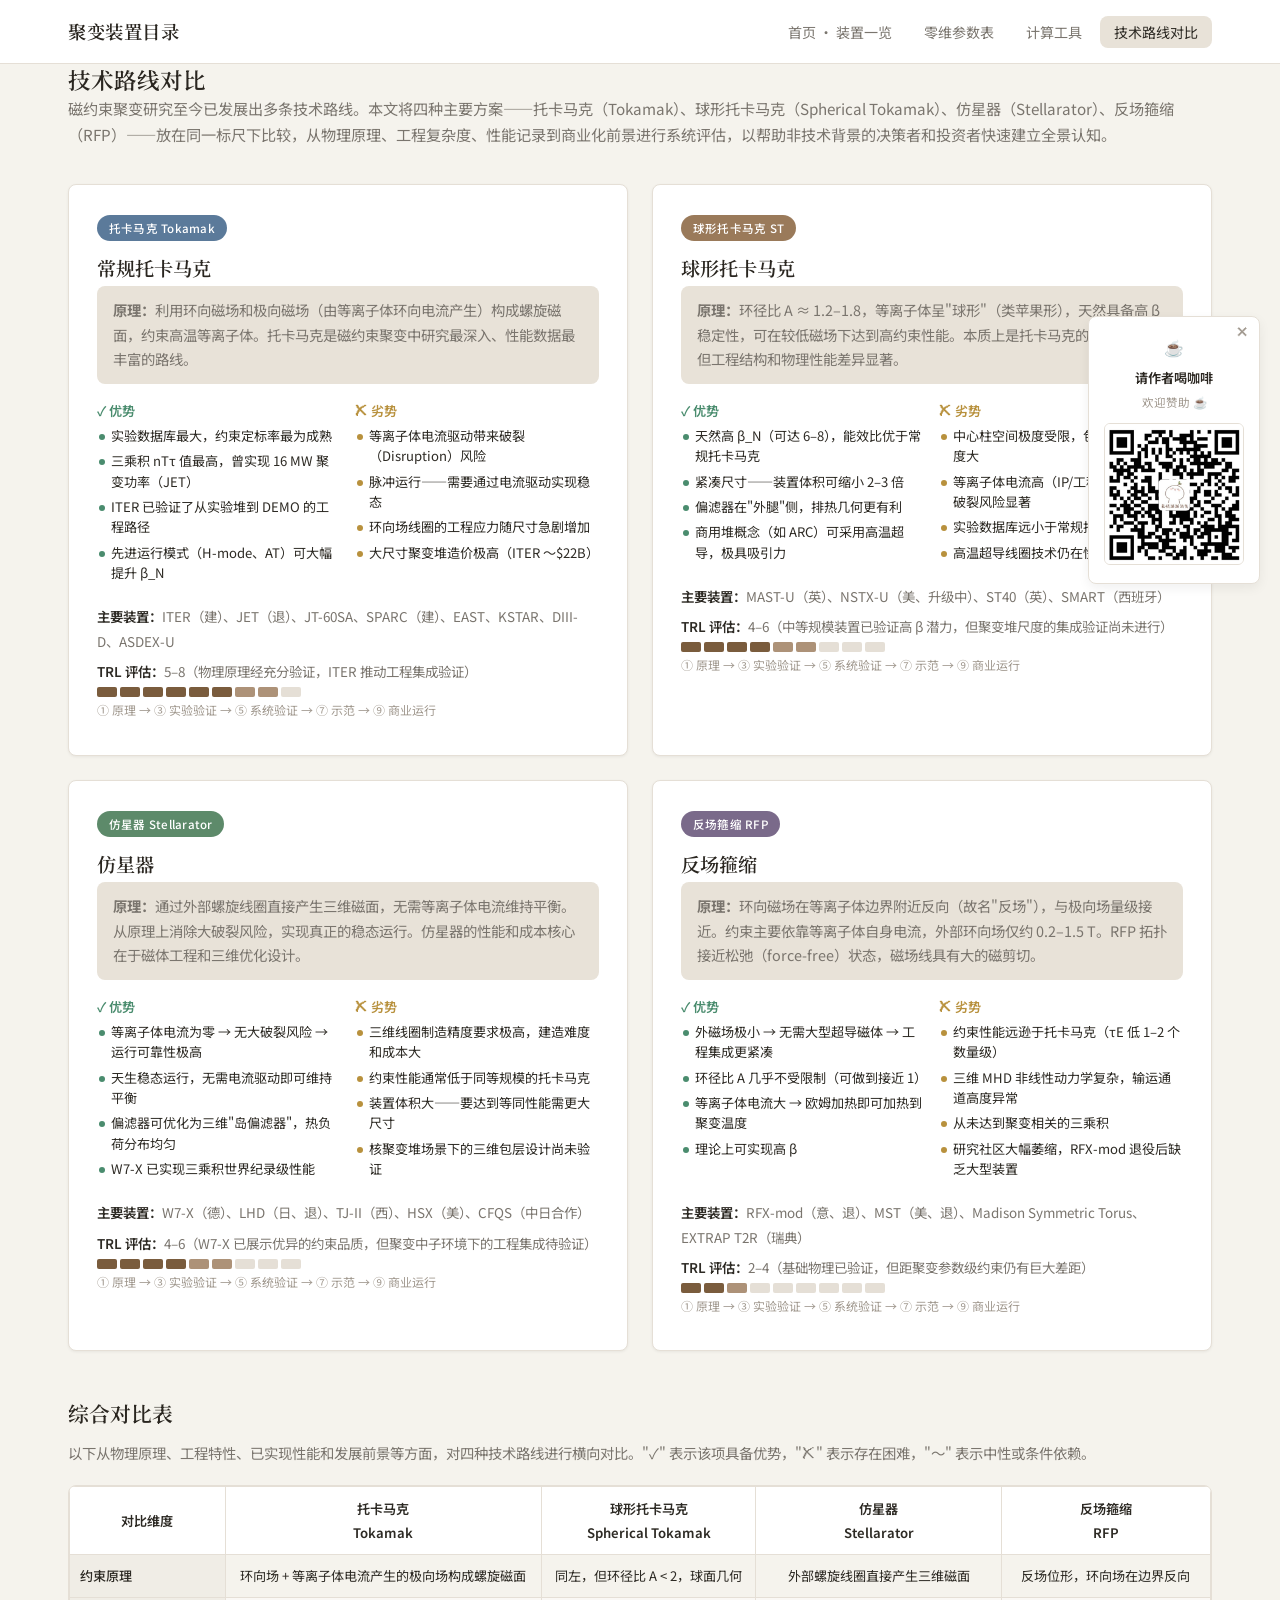
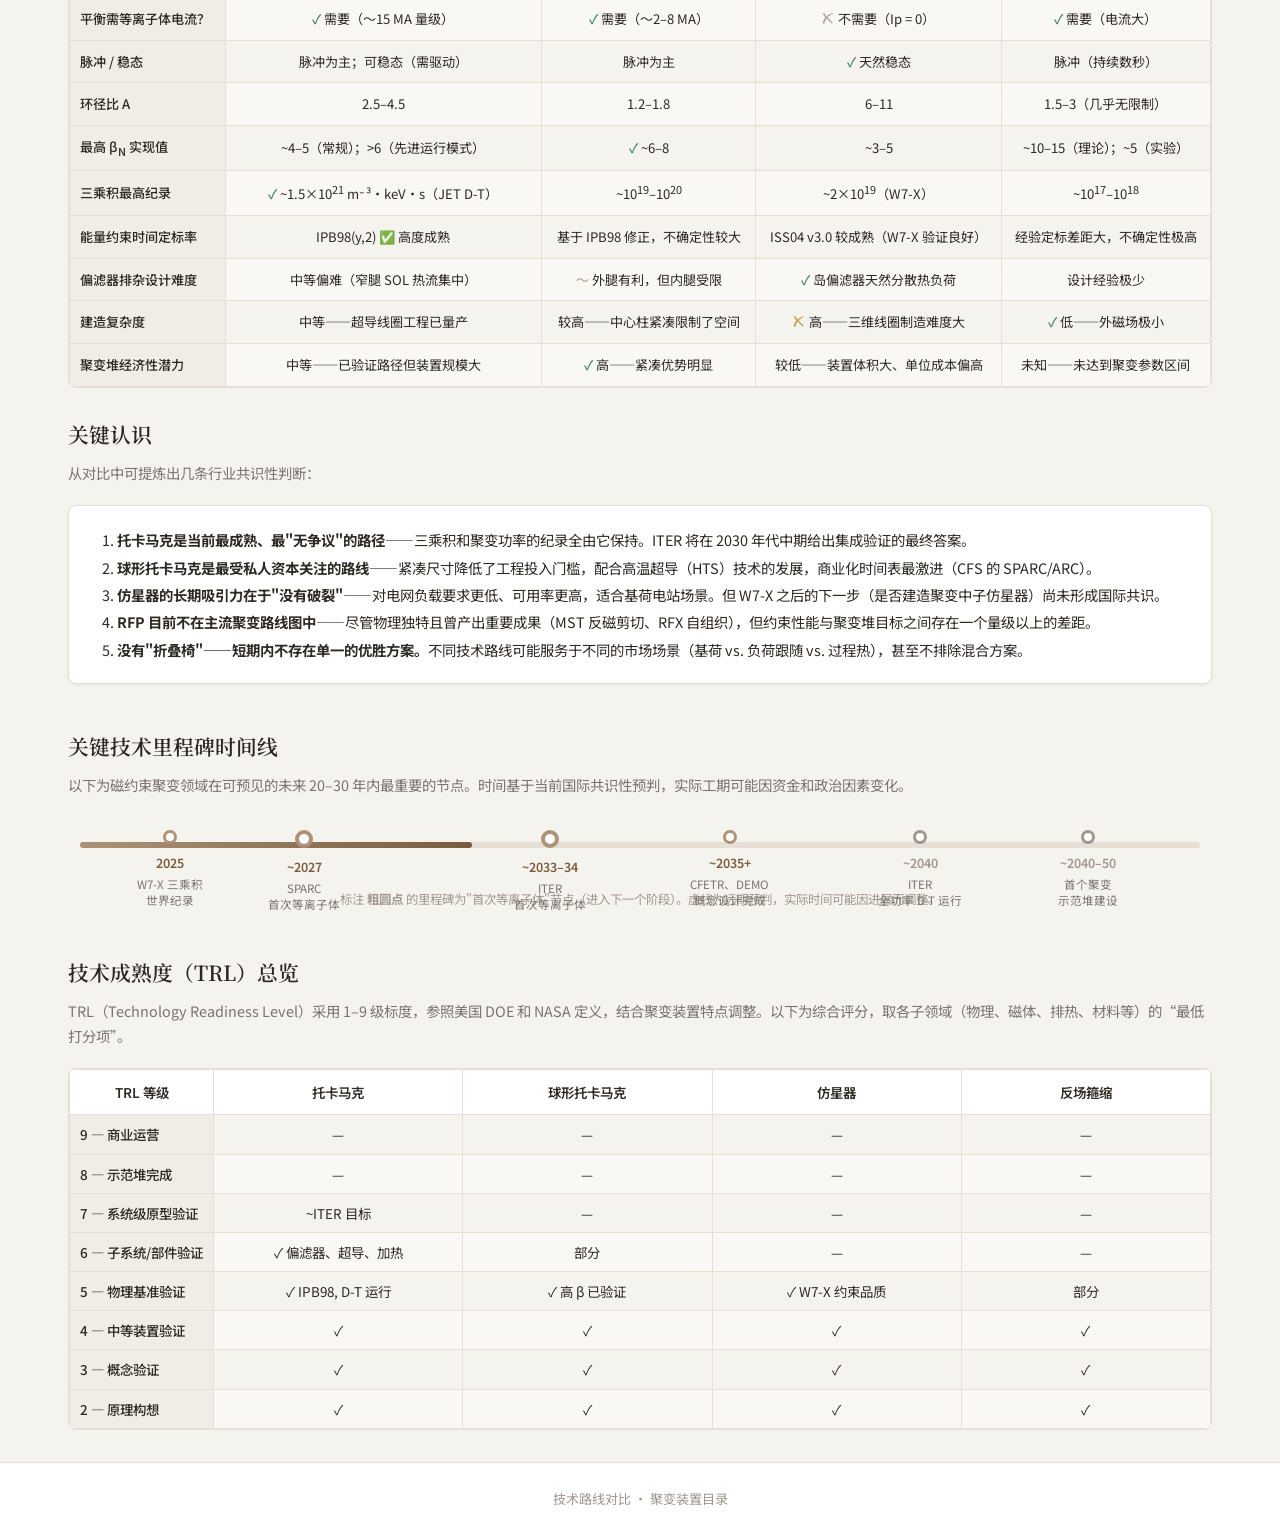
<file: pages/technology-comparison.html>
<!DOCTYPE html>
<html lang="zh-CN">
<head>
  <meta charset="UTF-8">
  <meta name="viewport" content="width=device-width, initial-scale=1.0">
  <title>技术路线对比 · 聚变装置目录</title>
  <link rel="preconnect" href="https://fonts.googleapis.com">
  <link rel="preconnect" href="https://fonts.gstatic.com" crossorigin>
  <link href="https://fonts.googleapis.com/css2?family=Noto+Sans+SC:wght@400;500;600&family=Noto+Serif+SC:wght@600;700&display=swap" rel="stylesheet">
  <link rel="stylesheet" href="../css/style.css">
  <style>
    /* ============================================
       Technology Comparison Page — Specific Styles
       ============================================ */
    .page-subtitle {
      font-size: 0.95rem;
      color: var(--text-secondary);
      margin-bottom: 36px;
      line-height: 1.7;
    }

    /* ---- Approach Cards ---- */
    .approach-grid {
      display: grid;
      grid-template-columns: repeat(2, 1fr);
      gap: 24px;
      margin-bottom: 48px;
    }

    @media (max-width: 900px) {
      .approach-grid { grid-template-columns: 1fr; }
    }

    .approach-card {
      background: var(--surface);
      border: 1px solid var(--border);
      border-radius: var(--radius);
      padding: 28px;
      box-shadow: var(--shadow-sm);
      transition: box-shadow 0.25s, transform 0.2s;
    }

    .approach-card:hover {
      box-shadow: var(--shadow-md);
      transform: translateY(-3px);
    }

    .approach-card h3 {
      font-size: 1.2rem;
      margin-bottom: 4px;
    }

    .approach-card .approach-tag {
      display: inline-block;
      font-size: 0.72rem;
      padding: 3px 12px;
      border-radius: 20px;
      color: #fff;
      font-weight: 500;
      letter-spacing: 0.02em;
      margin-bottom: 14px;
    }

    .approach-card .principle {
      font-size: 0.9rem;
      color: var(--text-secondary);
      margin-bottom: 18px;
      line-height: 1.7;
      padding: 12px 16px;
      background: var(--accent-subtle);
      border-radius: var(--radius);
    }

    .approach-card .pros-cons {
      display: grid;
      grid-template-columns: 1fr 1fr;
      gap: 14px;
      margin-bottom: 16px;
    }

    .approach-card .pros-cons h4 {
      font-family: "Noto Sans SC", sans-serif;
      font-size: 0.82rem;
      font-weight: 600;
      margin-bottom: 6px;
    }

    .approach-card .pros-cons ul {
      list-style: none;
      padding: 0;
      margin: 0;
    }

    .approach-card .pros-cons li {
      font-size: 0.82rem;
      color: var(--text);
      margin-bottom: 5px;
      line-height: 1.55;
      padding-left: 14px;
      position: relative;
    }

    .approach-card .pros-cons li::before {
      content: "";
      position: absolute;
      left: 2px;
      top: 8px;
      width: 6px;
      height: 6px;
      border-radius: 50%;
    }

    .approach-card .pros h4 { color: #4a8c6e; }
    .approach-card .pros li::before { background: #4a8c6e; }
    .approach-card .cons h4 { color: #b8913d; }
    .approach-card .cons li::before { background: #b8913d; }

    .approach-card .devices,
    .approach-card .trl {
      font-size: 0.84rem;
      color: var(--text-secondary);
      margin-bottom: 6px;
    }

    .approach-card .devices strong,
    .approach-card .trl strong {
      color: var(--text);
      font-weight: 600;
    }

    .trl-bar {
      display: flex;
      gap: 3px;
      margin-top: 4px;
    }

    .trl-bar .trl-step {
      width: 20px;
      height: 10px;
      border-radius: 2px;
      background: var(--border);
      transition: background 0.2s;
    }

    .trl-bar .trl-step.filled {
      background: var(--accent-light);
    }

    .trl-bar .trl-step.filled.high {
      background: var(--accent);
    }

    .trl-label {
      font-size: 0.75rem;
      color: var(--text-tertiary);
      margin-top: 2px;
    }

    /* ---- Comparison Table ---- */
    .section-title {
      font-size: 1.3rem;
      margin-bottom: 12px;
      margin-top: 8px;
    }

    .section-intro-text {
      font-size: 0.9rem;
      color: var(--text-secondary);
      margin-bottom: 20px;
      line-height: 1.7;
    }

    .comparison-table thead th {
      font-size: 0.82rem;
      padding: 10px 8px;
    }

    .comparison-table thead th:first-child {
      min-width: 130px;
    }

    .comparison-table tbody td:first-child {
      text-align: left;
      font-weight: 500;
      background: #f0ede6;
      position: sticky;
      left: 0;
      z-index: 5;
      white-space: nowrap;
    }

    .comparison-table tbody td {
      font-size: 0.82rem;
      padding: 9px 10px;
      text-align: center;
      vertical-align: middle;
    }

    .comparison-table .check {
      color: #4a8c6e;
      font-weight: 600;
    }

    .comparison-table .cross {
      color: #b8913d;
    }

    .comparison-table .tilde {
      color: var(--text-tertiary);
    }

    /* ---- Timeline ---- */
    .timeline-section {
      margin-top: 48px;
    }

    .timeline {
      position: relative;
      padding: 20px 0;
      margin: 24px 0 0;
    }

    .timeline-track {
      position: relative;
      height: 6px;
      background: var(--border);
      border-radius: 3px;
      margin: 0 12px;
    }

    .timeline-track .track-fill {
      position: absolute;
      left: 0;
      top: 0;
      height: 100%;
      width: 35%;
      background: linear-gradient(90deg, var(--accent-light), var(--accent));
      border-radius: 3px;
      transition: width 0.5s;
    }

    .timeline .milestone {
      position: absolute;
      top: -12px;
      transform: translateX(-50%);
      text-align: center;
      width: 120px;
    }

    .timeline .milestone .dot {
      display: block;
      width: 14px;
      height: 14px;
      border-radius: 50%;
      background: var(--surface);
      border: 3px solid var(--accent-light);
      margin: 0 auto 8px;
      transition: all 0.2s;
    }

    .timeline .milestone:hover .dot {
      background: var(--accent);
      border-color: var(--accent);
      transform: scale(1.2);
    }

    .timeline .milestone .year {
      display: block;
      font-size: 0.78rem;
      font-weight: 600;
      color: var(--accent);
      margin-bottom: 2px;
    }

    .timeline .milestone .event {
      display: block;
      font-size: 0.72rem;
      color: var(--text-secondary);
      line-height: 1.4;
      max-width: 120px;
    }

    .timeline .milestone.future .dot {
      border-color: var(--text-tertiary);
    }

    .timeline .milestone.future .year {
      color: var(--text-tertiary);
    }

    .timeline .milestone.major .dot {
      width: 18px;
      height: 18px;
      border-width: 4px;
    }

    .timeline-label-left,
    .timeline-label-right {
      position: absolute;
      top: -8px;
      font-size: 0.7rem;
      color: var(--text-tertiary);
      transform: translateY(-50%);
    }

    .timeline-label-left { left: -2px; }
    .timeline-label-right { right: -2px; }

    /* Timeline responsive */
    @media (max-width: 768px) {
      .approach-card .pros-cons { grid-template-columns: 1fr; }
      .timeline { overflow-x: auto; min-height: 120px; }
    }
  </style>
</head>
<body>
  <header>
    <div class="container">
      <h1><a href="../index.html">聚变装置目录</a></h1>
      <nav>
        <ul>
          <li><a href="../index.html">首页 · 装置一览</a></li>
          <li><a href="zero-d-parameters.html">零维参数表</a></li>
          <li><a href="tools.html">计算工具</a></li>
          <li><a href="technology-comparison.html" class="active">技术路线对比</a></li>
        </ul>
      </nav>
    </div>
  </header>

  <main class="container">

    <h2>技术路线对比</h2>
    <p class="page-subtitle">
      磁约束聚变研究至今已发展出多条技术路线。本文将四种主要方案——托卡马克（Tokamak）、球形托卡马克（Spherical Tokamak）、仿星器（Stellarator）、反场箍缩（RFP）——放在同一标尺下比较，从物理原理、工程复杂度、性能记录到商业化前景进行系统评估，以帮助非技术背景的决策者和投资者快速建立全景认知。
    </p>

    <!-- ========== Approach Cards ========== -->
    <div class="approach-grid">

      <!-- Tokamak -->
      <div class="approach-card">
        <span class="approach-tag tag-tokamak" style="background:var(--tag-tokamak);">托卡马克 Tokamak</span>
        <h3>常规托卡马克</h3>
        <div class="principle">
          <strong>原理：</strong>利用环向磁场和极向磁场（由等离子体环向电流产生）构成螺旋磁面，约束高温等离子体。托卡马克是磁约束聚变中研究最深入、性能数据最丰富的路线。
        </div>
        <div class="pros-cons">
          <div class="pros">
            <h4>✓ 优势</h4>
            <ul>
              <li>实验数据库最大，约束定标率最为成熟</li>
              <li>三乘积 nTτ 值最高，曾实现 16 MW 聚变功率（JET）</li>
              <li>ITER 已验证了从实验堆到 DEMO 的工程路径</li>
              <li>先进运行模式（H-mode、AT）可大幅提升 β_N</li>
            </ul>
          </div>
          <div class="cons">
            <h4>✗ 劣势</h4>
            <ul>
              <li>等离子体电流驱动带来破裂（Disruption）风险</li>
              <li>脉冲运行——需要通过电流驱动实现稳态</li>
              <li>环向场线圈的工程应力随尺寸急剧增加</li>
              <li>大尺寸聚变堆造价极高（ITER ～$22B）</li>
            </ul>
          </div>
        </div>
        <div class="devices"><strong>主要装置：</strong>ITER（建）、JET（退）、JT-60SA、SPARC（建）、EAST、KSTAR、DIII-D、ASDEX-U</div>
        <div class="trl">
          <strong>TRL 评估：</strong>5–8（物理原理经充分验证，ITER 推动工程集成验证）
          <div class="trl-bar">
            <span class="trl-step filled high"></span>
            <span class="trl-step filled high"></span>
            <span class="trl-step filled high"></span>
            <span class="trl-step filled high"></span>
            <span class="trl-step filled high"></span>
            <span class="trl-step filled high"></span>
            <span class="trl-step filled"></span>
            <span class="trl-step filled"></span>
            <span class="trl-step"></span>
          </div>
          <div class="trl-label">① 原理 → ③ 实验验证 → ⑤ 系统验证 → ⑦ 示范 → ⑨ 商业运行</div>
        </div>
      </div>

      <!-- Spherical Tokamak -->
      <div class="approach-card">
        <span class="approach-tag tag-spherical" style="background:var(--tag-spherical);">球形托卡马克 ST</span>
        <h3>球形托卡马克</h3>
        <div class="principle">
          <strong>原理：</strong>环径比 A ≈ 1.2–1.8，等离子体呈"球形"（类苹果形），天然具备高 β 稳定性，可在较低磁场下达到高约束性能。本质上是托卡马克的一个子类，但工程结构和物理性能差异显著。
        </div>
        <div class="pros-cons">
          <div class="pros">
            <h4>✓ 优势</h4>
            <ul>
              <li>天然高 β_N（可达 6–8），能效比优于常规托卡马克</li>
              <li>紧凑尺寸——装置体积可缩小 2–3 倍</li>
              <li>偏滤器在"外腿"侧，排热几何更有利</li>
              <li>商用堆概念（如 ARC）可采用高温超导，极具吸引力</li>
            </ul>
          </div>
          <div class="cons">
            <h4>✗ 劣势</h4>
            <ul>
              <li>中心柱空间极度受限，包层/屏蔽设计难度大</li>
              <li>等离子体电流高（IP/工程电流比值高），破裂风险显著</li>
              <li>实验数据库远小于常规托卡马克</li>
              <li>高温超导线圈技术仍在快速演进中</li>
            </ul>
          </div>
        </div>
        <div class="devices"><strong>主要装置：</strong>MAST-U（英）、NSTX-U（美、升级中）、ST40（英）、SMART（西班牙）</div>
        <div class="trl">
          <strong>TRL 评估：</strong>4–6（中等规模装置已验证高 β 潜力，但聚变堆尺度的集成验证尚未进行）
          <div class="trl-bar">
            <span class="trl-step filled high"></span>
            <span class="trl-step filled high"></span>
            <span class="trl-step filled high"></span>
            <span class="trl-step filled high"></span>
            <span class="trl-step filled"></span>
            <span class="trl-step filled"></span>
            <span class="trl-step"></span>
            <span class="trl-step"></span>
            <span class="trl-step"></span>
          </div>
          <div class="trl-label">① 原理 → ③ 实验验证 → ⑤ 系统验证 → ⑦ 示范 → ⑨ 商业运行</div>
        </div>
      </div>

      <!-- Stellarator -->
      <div class="approach-card">
        <span class="approach-tag tag-stellarator" style="background:var(--tag-stellarator);">仿星器 Stellarator</span>
        <h3>仿星器</h3>
        <div class="principle">
          <strong>原理：</strong>通过外部螺旋线圈直接产生三维磁面，无需等离子体电流维持平衡。从原理上消除大破裂风险，实现真正的稳态运行。仿星器的性能和成本核心在于磁体工程和三维优化设计。
        </div>
        <div class="pros-cons">
          <div class="pros">
            <h4>✓ 优势</h4>
            <ul>
              <li>等离子体电流为零 → 无大破裂风险 → 运行可靠性极高</li>
              <li>天生稳态运行，无需电流驱动即可维持平衡</li>
              <li>偏滤器可优化为三维"岛偏滤器"，热负荷分布均匀</li>
              <li>W7-X 已实现三乘积世界纪录级性能</li>
            </ul>
          </div>
          <div class="cons">
            <h4>✗ 劣势</h4>
            <ul>
              <li>三维线圈制造精度要求极高，建造难度和成本大</li>
              <li>约束性能通常低于同等规模的托卡马克</li>
              <li>装置体积大——要达到等同性能需更大尺寸</li>
              <li>核聚变堆场景下的三维包层设计尚未验证</li>
            </ul>
          </div>
        </div>
        <div class="devices"><strong>主要装置：</strong>W7-X（德）、LHD（日、退）、TJ-II（西）、HSX（美）、CFQS（中日合作）</div>
        <div class="trl">
          <strong>TRL 评估：</strong>4–6（W7-X 已展示优异的约束品质，但聚变中子环境下的工程集成待验证）
          <div class="trl-bar">
            <span class="trl-step filled high"></span>
            <span class="trl-step filled high"></span>
            <span class="trl-step filled high"></span>
            <span class="trl-step filled high"></span>
            <span class="trl-step filled"></span>
            <span class="trl-step filled"></span>
            <span class="trl-step"></span>
            <span class="trl-step"></span>
            <span class="trl-step"></span>
          </div>
          <div class="trl-label">① 原理 → ③ 实验验证 → ⑤ 系统验证 → ⑦ 示范 → ⑨ 商业运行</div>
        </div>
      </div>

      <!-- RFP -->
      <div class="approach-card">
        <span class="approach-tag tag-rfp" style="background:var(--tag-rfp);">反场箍缩 RFP</span>
        <h3>反场箍缩</h3>
        <div class="principle">
          <strong>原理：</strong>环向磁场在等离子体边界附近反向（故名"反场"），与极向场量级接近。约束主要依靠等离子体自身电流，外部环向场仅约 0.2–1.5 T。RFP 拓扑接近松弛（force-free）状态，磁场线具有大的磁剪切。
        </div>
        <div class="pros-cons">
          <div class="pros">
            <h4>✓ 优势</h4>
            <ul>
              <li>外磁场极小 → 无需大型超导磁体 → 工程集成更紧凑</li>
              <li>环径比 A 几乎不受限制（可做到接近 1）</li>
              <li>等离子体电流大 → 欧姆加热即可加热到聚变温度</li>
              <li>理论上可实现高 β</li>
            </ul>
          </div>
          <div class="cons">
            <h4>✗ 劣势</h4>
            <ul>
              <li>约束性能远逊于托卡马克（τE 低 1–2 个数量级）</li>
              <li>三维 MHD 非线性动力学复杂，输运通道高度异常</li>
              <li>从未达到聚变相关的三乘积</li>
              <li>研究社区大幅萎缩，RFX-mod 退役后缺乏大型装置</li>
            </ul>
          </div>
        </div>
        <div class="devices"><strong>主要装置：</strong>RFX-mod（意、退）、MST（美、退）、Madison Symmetric Torus、EXTRAP T2R（瑞典）</div>
        <div class="trl">
          <strong>TRL 评估：</strong>2–4（基础物理已验证，但距聚变参数级约束仍有巨大差距）
          <div class="trl-bar">
            <span class="trl-step filled high"></span>
            <span class="trl-step filled high"></span>
            <span class="trl-step filled"></span>
            <span class="trl-step"></span>
            <span class="trl-step"></span>
            <span class="trl-step"></span>
            <span class="trl-step"></span>
            <span class="trl-step"></span>
            <span class="trl-step"></span>
          </div>
          <div class="trl-label">① 原理 → ③ 实验验证 → ⑤ 系统验证 → ⑦ 示范 → ⑨ 商业运行</div>
        </div>
      </div>

    </div>

    <!-- ========== Comparison Table ========== -->
    <h2 class="section-title">综合对比表</h2>
    <p class="section-intro-text">
      以下从物理原理、工程特性、已实现性能和发展前景等方面，对四种技术路线进行横向对比。"<span class="check">✓</span>" 表示该项具备优势，"<span class="cross">✗</span>" 表示存在困难，"<span class="tilde">～</span>" 表示中性或条件依赖。
    </p>

    <div class="table-wrapper">
      <table class="comparison-table">
        <thead>
          <tr>
            <th>对比维度</th>
            <th>托卡马克<br>Tokamak</th>
            <th>球形托卡马克<br>Spherical Tokamak</th>
            <th>仿星器<br>Stellarator</th>
            <th>反场箍缩<br>RFP</th>
          </tr>
        </thead>
        <tbody>
          <tr>
            <td>约束原理</td>
            <td>环向场 + 等离子体电流产生的极向场构成螺旋磁面</td>
            <td>同左，但环径比 A &lt; 2，球面几何</td>
            <td>外部螺旋线圈直接产生三维磁面</td>
            <td>反场位形，环向场在边界反向</td>
          </tr>
          <tr>
            <td>平衡需等离子体电流？</td>
            <td><span class="check">✓</span> 需要（～15 MA 量级）</td>
            <td><span class="check">✓</span> 需要（～2–8 MA）</td>
            <td><span class="tilde">✗</span> 不需要（Ip = 0）</td>
            <td><span class="check">✓</span> 需要（电流大）</td>
          </tr>
          <tr>
            <td>脉冲 / 稳态</td>
            <td>脉冲为主；可稳态（需驱动）</td>
            <td>脉冲为主</td>
            <td><span class="check">✓</span> 天然稳态</td>
            <td>脉冲（持续数秒）</td>
          </tr>
          <tr>
            <td>环径比 A</td>
            <td>2.5–4.5</td>
            <td>1.2–1.8</td>
            <td>6–11</td>
            <td>1.5–3（几乎无限制）</td>
          </tr>
          <tr>
            <td>最高 β<sub>N</sub> 实现值</td>
            <td>~4–5（常规）；>6（先进运行模式）</td>
            <td><span class="check">✓</span> ~6–8</td>
            <td>~3–5</td>
            <td>~10–15（理论）；~5（实验）</td>
          </tr>
          <tr>
            <td>三乘积最高纪录</td>
            <td><span class="check">✓</span> ~1.5×10<sup>21</sup> m⁻³·keV·s（JET D-T）</td>
            <td>~10<sup>19</sup>–10<sup>20</sup></td>
            <td>~2×10<sup>19</sup>（W7-X）</td>
            <td>~10<sup>17</sup>–10<sup>18</sup></td>
          </tr>
          <tr>
            <td>能量约束时间定标率</td>
            <td>IPB98(y,2) ✅ 高度成熟</td>
            <td>基于 IPB98 修正，不确定性较大</td>
            <td>ISS04 v3.0 较成熟（W7-X 验证良好）</td>
            <td>经验定标差距大，不确定性极高</td>
          </tr>
          <tr>
            <td>偏滤器排杂设计难度</td>
            <td>中等偏难（窄腿 SOL 热流集中）</td>
            <td><span class="tilde">～</span> 外腿有利，但内腿受限</td>
            <td><span class="check">✓</span> 岛偏滤器天然分散热负荷</td>
            <td>设计经验极少</td>
          </tr>
          <tr>
            <td>建造复杂度</td>
            <td>中等——超导线圈工程已量产</td>
            <td>较高——中心柱紧凑限制了空间</td>
            <td><span class="cross">✗</span> 高——三维线圈制造难度大</td>
            <td><span class="check">✓</span> 低——外磁场极小</td>
          </tr>
          <tr>
            <td>聚变堆经济性潜力</td>
            <td>中等——已验证路径但装置规模大</td>
            <td><span class="check">✓</span> 高——紧凑优势明显</td>
            <td>较低——装置体积大、单位成本偏高</td>
            <td>未知——未达到聚变参数区间</td>
          </tr>
        </tbody>
      </table>
    </div>

    <!-- ========== Key Insights ========== -->
    <h2 class="section-title">关键认识</h2>
    <p class="section-intro-text">
      从对比中可提炼出几条行业共识性判断：
    </p>
    <div style="margin: 0 0 40px; padding: 20px 28px; background: var(--surface); border: 1px solid var(--border); border-radius: var(--radius); box-shadow: var(--shadow-sm);">
      <ol style="font-size: 0.9rem; color: var(--text); line-height: 1.9; margin-left: 20px;">
        <li><strong>托卡马克是当前最成熟、最"无争议"的路径</strong>——三乘积和聚变功率的纪录全由它保持。ITER 将在 2030 年代中期给出集成验证的最终答案。</li>
        <li><strong>球形托卡马克是最受私人资本关注的路线</strong>——紧凑尺寸降低了工程投入门槛，配合高温超导（HTS）技术的发展，商业化时间表最激进（CFS 的 SPARC/ARC）。</li>
        <li><strong>仿星器的长期吸引力在于"没有破裂"</strong>——对电网负载要求更低、可用率更高，适合基荷电站场景。但 W7-X 之后的下一步（是否建造聚变中子仿星器）尚未形成国际共识。</li>
        <li><strong>RFP 目前不在主流聚变路线图中</strong>——尽管物理独特且曾产出重要成果（MST 反磁剪切、RFX 自组织），但约束性能与聚变堆目标之间存在一个量级以上的差距。</li>
        <li><strong>没有"折叠椅"——短期内不存在单一的优胜方案。</strong>不同技术路线可能服务于不同的市场场景（基荷 vs. 负荷跟随 vs. 过程热），甚至不排除混合方案。</li>
      </ol>
    </div>

    <!-- ========== Timeline ========== -->
    <div class="timeline-section">
      <h2 class="section-title">关键技术里程碑时间线</h2>
      <p class="section-intro-text">
        以下为磁约束聚变领域在可预见的未来 20–30 年内最重要的节点。时间基于当前国际共识性预判，实际工期可能因资金和政治因素变化。
      </p>

      <div class="timeline">
        <div class="timeline-track">
          <div class="track-fill"></div>

          <!-- 2025 -->
          <div class="milestone" style="left: 8%;">
            <span class="dot"></span>
            <span class="year">2025</span>
            <span class="event">W7-X 三乘积<br>世界纪录</span>
          </div>

          <!-- ~2027 -->
          <div class="milestone major" style="left: 20%;">
            <span class="dot"></span>
            <span class="year">~2027</span>
            <span class="event">SPARC<br>首次等离子体</span>
          </div>

          <!-- ~2033-34 -->
          <div class="milestone major" style="left: 42%;">
            <span class="dot"></span>
            <span class="year">~2033–34</span>
            <span class="event">ITER<br>首次等离子体</span>
          </div>

          <!-- ~2035+ -->
          <div class="milestone" style="left: 58%;">
            <span class="dot"></span>
            <span class="year">~2035+</span>
            <span class="event">CFETR、DEMO<br>概念设计完成</span>
          </div>

          <!-- ~2040 -->
          <div class="milestone future" style="left: 75%;">
            <span class="dot"></span>
            <span class="year">~2040</span>
            <span class="event">ITER<br>全功率 D-T 运行</span>
          </div>

          <!-- ~2040-50 -->
          <div class="milestone future" style="left: 90%;">
            <span class="dot"></span>
            <span class="year">~2040–50</span>
            <span class="event">首个聚变<br>示范堆建设</span>
          </div>

        </div>
      </div>

      <div style="margin-top: 20px; font-size: 0.78rem; color: var(--text-tertiary); text-align: center;">
        标注 <strong>粗圆点</strong> 的里程碑为"首次等离子体"节点（进入下一个阶段）。虚线为远期预判，实际时间可能因进展而调整。
      </div>
    </div>

    <!-- ========== Summary TRL Table ========== -->
    <div style="margin-top: 48px;">
      <h2 class="section-title">技术成熟度（TRL）总览</h2>
      <p class="section-intro-text">
        TRL（Technology Readiness Level）采用 1–9 级标度，参照美国 DOE 和 NASA 定义，结合聚变装置特点调整。以下为综合评分，取各子领域（物理、磁体、排热、材料等）的&ldquo;最低打分项&rdquo;。
      </p>
      <div class="table-wrapper">
        <table>
          <thead>
            <tr>
              <th>TRL 等级</th>
              <th style="width: 22%;">托卡马克</th>
              <th style="width: 22%;">球形托卡马克</th>
              <th style="width: 22%;">仿星器</th>
              <th style="width: 22%;">反场箍缩</th>
            </tr>
          </thead>
          <tbody>
            <tr>
              <td class="label">9 — 商业运营</td>
              <td><span class="tilde">—</span></td>
              <td><span class="tilde">—</span></td>
              <td><span class="tilde">—</span></td>
              <td><span class="tilde">—</span></td>
            </tr>
            <tr>
              <td class="label">8 — 示范堆完成</td>
              <td><span class="tilde">—</span></td>
              <td><span class="tilde">—</span></td>
              <td><span class="tilde">—</span></td>
              <td><span class="tilde">—</span></td>
            </tr>
            <tr>
              <td class="label">7 — 系统级原型验证</td>
              <td><span class="tilde">~ITER 目标</span></td>
              <td><span class="tilde">—</span></td>
              <td><span class="tilde">—</span></td>
              <td><span class="tilde">—</span></td>
            </tr>
            <tr>
              <td class="label">6 — 子系统/部件验证</td>
              <td><span class="check">✓</span> 偏滤器、超导、加热</td>
              <td><span class="tilde">部分</span></td>
              <td><span class="tilde">—</span></td>
              <td><span class="tilde">—</span></td>
            </tr>
            <tr>
              <td class="label">5 — 物理基准验证</td>
              <td><span class="check">✓</span> IPB98, D-T 运行</td>
              <td><span class="check">✓</span> 高 β 已验证</td>
              <td><span class="check">✓</span> W7-X 约束品质</td>
              <td><span class="tilde">部分</span></td>
            </tr>
            <tr>
              <td class="label">4 — 中等装置验证</td>
              <td><span class="check">✓</span></td>
              <td><span class="check">✓</span></td>
              <td><span class="check">✓</span></td>
              <td><span class="check">✓</span></td>
            </tr>
            <tr>
              <td class="label">3 — 概念验证</td>
              <td><span class="check">✓</span></td>
              <td><span class="check">✓</span></td>
              <td><span class="check">✓</span></td>
              <td><span class="check">✓</span></td>
            </tr>
            <tr>
              <td class="label">2 — 原理构想</td>
              <td><span class="check">✓</span></td>
              <td><span class="check">✓</span></td>
              <td><span class="check">✓</span></td>
              <td><span class="check">✓</span></td>
            </tr>
          </tbody>
        </table>
      </div>
    </div>

    <!-- ====== Sponsor (fixed right sidebar) ====== -->
    <div class="sponsor-sidebar">
      <button class="sponsor-close" onclick="this.parentElement.style.display='none'" title="关闭">✕</button>
      <div style="font-size: 1rem; margin-bottom: 4px;">☕</div>
      <div style="font-size: 0.82rem; font-weight: 600; color: var(--heading); margin-bottom: 3px;">请作者喝咖啡</div>
      <div style="font-size: 0.72rem; color: var(--text-tertiary); margin-bottom: 10px;">欢迎赞助 ☕</div>
      <img src="../images/coffee-qr-cropped.png" alt="收款码" style="width: 140px; height: auto; border-radius: 6px; border: 1px solid var(--border); display: block;"
           onerror="this.style.display='none'; this.nextSibling.style.display='block';">
      <div style="display:none; font-size:0.72rem; color:var(--text-tertiary); padding:12px;">
        将收款码图片放在 <code style="background:var(--accent-subtle); padding:2px 5px; border-radius:3px;">images/coffee-qr-cropped.png</code>
      </div>
    </div>
  </main>

  <footer>
    <p>技术路线对比 · 聚变装置目录</p>
  </footer>
</body>
</html>
</file>
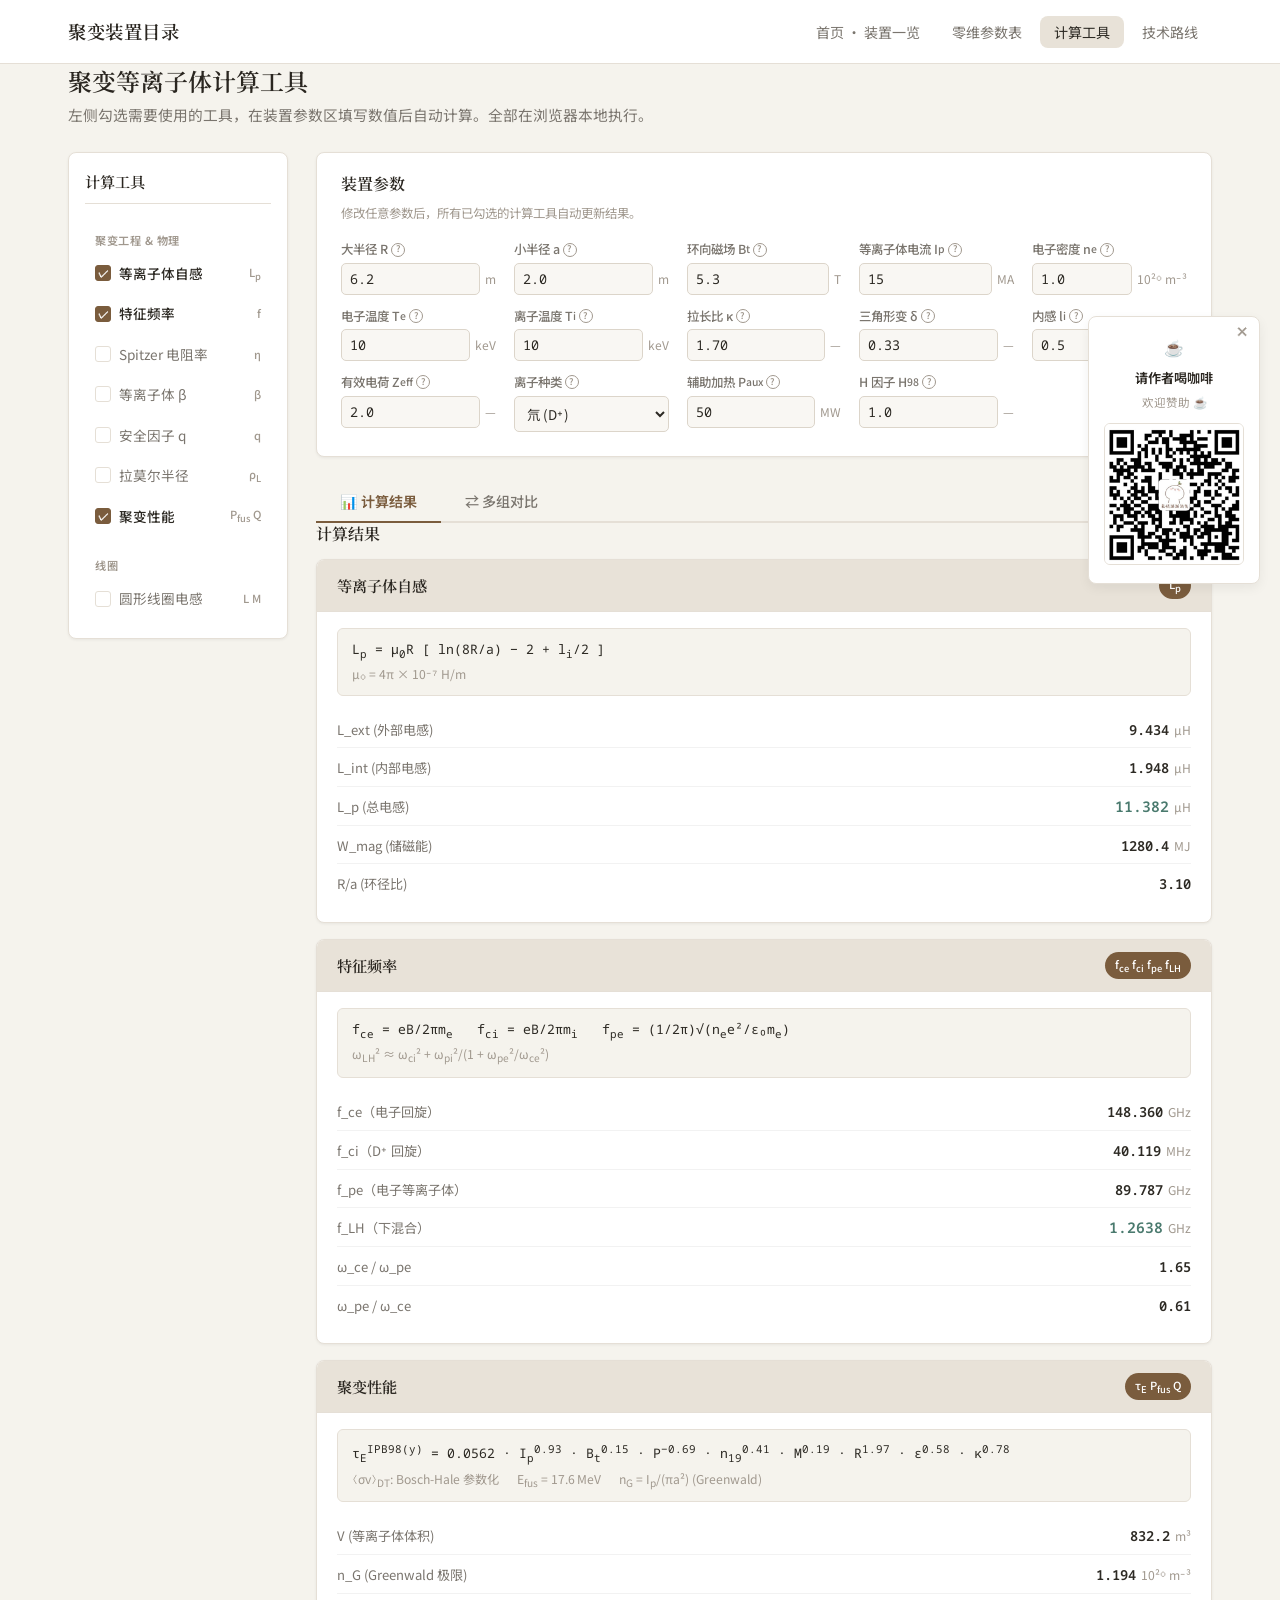
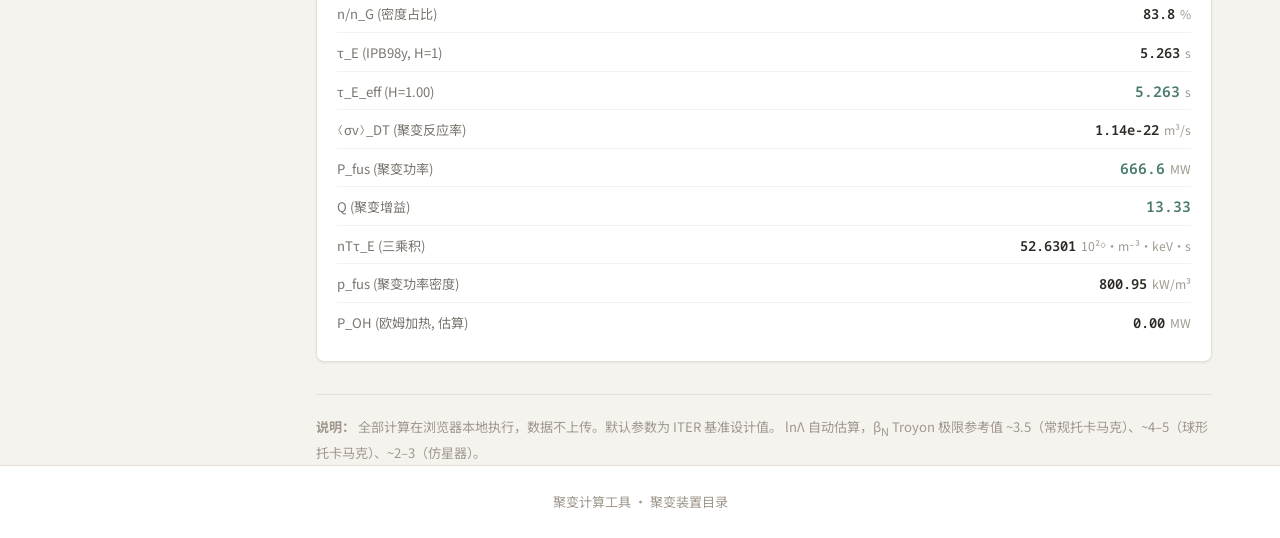
<file: pages/tools.html>
<!DOCTYPE html>
<html lang="zh-CN">
<head>
  <meta charset="UTF-8">
  <meta name="viewport" content="width=device-width, initial-scale=1.0">
  <title>聚变计算工具 · 聚变装置目录</title>
  <link rel="preconnect" href="https://fonts.googleapis.com">
  <link rel="preconnect" href="https://fonts.gstatic.com" crossorigin>
  <link href="https://fonts.googleapis.com/css2?family=Noto+Sans+SC:wght@400;500;600&family=Noto+Serif+SC:wght@600;700&family=Noto+Sans+Mono:wght@400;500&display=swap" rel="stylesheet">
  <link rel="stylesheet" href="../css/style.css">
  <style>
    /* ============================================
       Tools Page — Sidebar + Shared Parameters
       ============================================ */
    :root {
      --tool-bg: #ffffff;
      --tool-border: #e5dfd6;
      --tool-accent: #7a5c3d;
      --tool-accent-light: #ad9278;
      --tool-accent-subtle: #e8e2d8;
      --input-bg: #f9f7f3;
      --input-border: #dcd5ca;
      --input-focus: #7a5c3d;
      --output-bg: #f0ede6;
      --output-highlight: #4a7a6e;
      --output-warn: #b8913d;
      --formula-bg: #f5f3ed;
      --sidebar-width: 220px;
    }

    .tools-page h2 {
      font-size: 1.5rem;
      margin-bottom: 4px;
    }

    .tools-page > p {
      color: var(--text-secondary);
      font-size: 0.92rem;
      margin-bottom: 24px;
    }

    /* ---- Layout: sidebar + main ---- */
    .tools-layout {
      display: flex;
      gap: 28px;
      align-items: flex-start;
    }

    /* ---- Sidebar ---- */
    .tools-sidebar {
      flex: 0 0 var(--sidebar-width);
      position: sticky;
      top: 80px;
      background: var(--tool-bg);
      border: 1px solid var(--tool-border);
      border-radius: var(--radius);
      padding: 18px 16px;
      box-shadow: var(--shadow-sm);
    }

    .tools-sidebar h3 {
      font-family: "Noto Serif SC", Georgia, "Times New Roman", serif;
      font-size: 0.95rem;
      color: var(--heading);
      margin-bottom: 12px;
      padding-bottom: 10px;
      border-bottom: 1px solid var(--tool-border);
    }

    .tool-toggle {
      display: flex;
      align-items: center;
      gap: 8px;
      padding: 7px 10px;
      margin-bottom: 2px;
      border-radius: 6px;
      cursor: pointer;
      font-size: 0.85rem;
      color: var(--text-secondary);
      transition: background 0.15s, color 0.15s;
      user-select: none;
    }

    .tool-toggle:hover {
      background: var(--tool-accent-subtle);
      color: var(--text);
    }

    .tool-toggle input[type="checkbox"] {
      appearance: none;
      -webkit-appearance: none;
      width: 16px;
      height: 16px;
      border: 1.5px solid var(--tool-border);
      border-radius: 3px;
      flex-shrink: 0;
      cursor: pointer;
      transition: all 0.15s;
      position: relative;
    }

    .tool-toggle input[type="checkbox"]:checked {
      background: var(--tool-accent);
      border-color: var(--tool-accent);
    }

    .tool-toggle input[type="checkbox"]:checked::after {
      content: "✓";
      position: absolute;
      top: 50%;
      left: 50%;
      transform: translate(-50%, -50%);
      color: #fff;
      font-size: 11px;
      font-weight: 700;
      line-height: 1;
    }

    .tool-toggle .tnum {
      font-size: 0.7rem;
      font-weight: 500;
      color: var(--text-tertiary);
      margin-left: auto;
    }

    .tool-toggle.active {
      color: var(--text);
      font-weight: 500;
    }

    /* ---- Main area ---- */
    .tools-main {
      flex: 1;
      min-width: 0;
    }

    /* ---- Shared Parameters section ---- */
    .param-section {
      background: var(--tool-bg);
      border: 1px solid var(--tool-border);
      border-radius: var(--radius);
      padding: 20px 24px 24px;
      margin-bottom: 24px;
      box-shadow: var(--shadow-sm);
    }

    .param-section h3 {
      font-family: "Noto Serif SC", Georgia, "Times New Roman", serif;
      font-size: 1rem;
      color: var(--heading);
      margin-bottom: 6px;
    }

    .param-section .param-hint {
      font-size: 0.78rem;
      color: var(--text-tertiary);
      margin-bottom: 14px;
    }

    .param-grid {
      display: grid;
      grid-template-columns: repeat(auto-fill, minmax(140px, 1fr));
      gap: 10px 18px;
    }

    .param-group {
      display: flex;
      flex-direction: column;
      gap: 2px;
    }

    .param-group label {
      font-size: 0.78rem;
      font-weight: 500;
      color: var(--text-secondary);
    }

    .param-group .input-unit {
      display: flex;
      align-items: center;
      gap: 5px;
    }

    .param-group input,
    .param-group select {
      flex: 1;
      padding: 6px 8px;
      border: 1px solid var(--input-border);
      border-radius: 5px;
      background: var(--input-bg);
      font-family: "Noto Sans Mono", "Consolas", monospace;
      font-size: 0.84rem;
      color: var(--text);
      transition: border-color 0.2s, box-shadow 0.2s;
      outline: none;
      min-width: 0;
    }

    .param-group input:focus,
    .param-group select:focus {
      border-color: var(--input-focus);
      box-shadow: 0 0 0 2px rgba(122, 92, 61, 0.15);
    }

    .param-group .unit-label {
      font-size: 0.75rem;
      color: var(--text-tertiary);
      white-space: nowrap;
    }

    .param-group select {
      font-family: "Noto Sans SC", sans-serif;
      cursor: pointer;
    }

    /* ---- Results section ---- */
    .results-section h3 {
      font-family: "Noto Serif SC", Georgia, "Times New Roman", serif;
      font-size: 1rem;
      color: var(--heading);
      margin-bottom: 14px;
    }

    .result-panel {
      background: var(--tool-bg);
      border: 1px solid var(--tool-border);
      border-radius: var(--radius);
      margin-bottom: 16px;
      overflow: hidden;
      box-shadow: var(--shadow-sm);
      transition: opacity 0.2s;
    }

    .result-panel.hidden {
      display: none;
    }

    .result-panel-header {
      padding: 12px 20px;
      background: var(--tool-accent-subtle);
      border-bottom: 1px solid var(--tool-border);
      display: flex;
      align-items: center;
      gap: 10px;
    }

    .result-panel-header h4 {
      font-family: "Noto Serif SC", Georgia, "Times New Roman", serif;
      font-size: 0.95rem;
      color: var(--heading);
      flex: 1;
    }

    .result-panel-header .badge {
      font-size: 0.7rem;
      padding: 2px 10px;
      border-radius: 20px;
      background: var(--tool-accent);
      color: #fff;
      font-weight: 500;
    }

    .result-panel-body {
      padding: 16px 20px 20px;
    }

    /* Formula box inside result */
    .formula-box {
      background: var(--formula-bg);
      border: 1px solid var(--tool-border);
      border-radius: 6px;
      padding: 10px 14px;
      margin-bottom: 14px;
      font-family: "Noto Sans Mono", "Consolas", "SF Mono", monospace;
      font-size: 0.82rem;
      line-height: 1.6;
      overflow-x: auto;
    }

    .formula-box .fnote {
      font-family: "Noto Sans SC", sans-serif;
      font-size: 0.76rem;
      color: var(--text-tertiary);
      display: block;
      margin-top: 3px;
    }

    /* Output rows */
    .output-area {
      padding: 0;
    }

    .output-row {
      display: flex;
      justify-content: space-between;
      align-items: baseline;
      padding: 5px 0;
      border-bottom: 1px solid rgba(0,0,0,0.05);
    }

    .output-row:last-child {
      border-bottom: none;
    }

    .output-row .olabel {
      font-size: 0.82rem;
      color: var(--text-secondary);
    }

    .output-row .ovalue {
      font-family: "Noto Sans Mono", "Consolas", monospace;
      font-size: 0.86rem;
      font-weight: 600;
      color: var(--text);
      text-align: right;
    }

    .output-row .ovalue.highlight {
      color: var(--output-highlight);
      font-size: 0.92rem;
    }

    .output-row .ovalue.warn {
      color: var(--output-warn);
    }

    .output-row .ounit {
      font-family: "Noto Sans SC", sans-serif;
      font-weight: 400;
      font-size: 0.76rem;
      color: var(--text-tertiary);
      margin-left: 5px;
    }

    /* ---- No selection placeholder ---- */
    .no-selection {
      text-align: center;
      padding: 40px 20px;
      color: var(--text-tertiary);
      font-size: 0.9rem;
      background: var(--tool-bg);
      border: 1px dashed var(--tool-border);
      border-radius: var(--radius);
    }

    .no-selection span {
      font-size: 1.4rem;
      display: block;
      margin-bottom: 8px;
    }

    /* ---- Footnotes ---- */
    .tools-footnote {
      margin-top: 32px;
      padding-top: 20px;
      border-top: 1px solid var(--border);
    }

    .tools-footnote p {
      font-size: 0.82rem;
      color: var(--text-tertiary);
      line-height: 1.8;
    }

    /* ---- Responsive ---- */
    @media (max-width: 768px) {
      .tools-layout {
        flex-direction: column;
      }
      .tools-sidebar {
        flex: none;
        width: 100%;
        position: static;
      }
      .tools-sidebar .tool-list {
        display: flex;
        flex-wrap: wrap;
        gap: 4px;
      }
      .tools-sidebar .tool-toggle {
        flex: 1 1 auto;
        min-width: 130px;
      }
      .param-grid {
        grid-template-columns: repeat(2, 1fr);
      }
    }

    /* ---- Comparison Section ---- */
    /* ---- Tab Bar ---- */
    .tabs-bar {
      display: flex;
      gap: 0;
      margin-bottom: 0;
      border-bottom: 2px solid var(--tool-border);
    }

    .tabs-bar .tab-btn {
      padding: 10px 24px;
      background: none;
      border: none;
      border-bottom: 2px solid transparent;
      margin-bottom: -2px;
      font-family: "Noto Sans SC", sans-serif;
      font-size: 0.88rem;
      font-weight: 500;
      color: var(--text-secondary);
      cursor: pointer;
      transition: color 0.15s, border-color 0.15s;
    }

    .tabs-bar .tab-btn:hover {
      color: var(--text);
    }

    .tabs-bar .tab-btn.active {
      color: var(--tool-accent);
      border-bottom-color: var(--tool-accent);
      font-weight: 600;
    }

    .tab-panel {
      display: none;
    }

    .tab-panel.active {
      display: block;
    }

    .compare-section {
      margin-top: 16px;
    }

    .compare-section h3 {
      font-family: "Noto Serif SC", Georgia, "Times New Roman", serif;
      font-size: 1rem;
      color: var(--heading);
      margin-bottom: 12px;
    }

    .compare-toolbar {
      display: flex;
      gap: 10px;
      align-items: center;
      margin-bottom: 14px;
    }

    .compare-toolbar .record-count {
      font-size: 0.82rem;
      color: var(--text-tertiary);
      margin-left: auto;
    }

    .btn-compare {
      display: inline-flex;
      align-items: center;
      gap: 6px;
      padding: 7px 18px;
      border: none;
      border-radius: 6px;
      font-family: "Noto Sans SC", sans-serif;
      font-size: 0.84rem;
      font-weight: 500;
      cursor: pointer;
      transition: background 0.2s, transform 0.1s;
    }

    .btn-compare:hover {
      transform: scale(0.97);
    }

    .btn-compare.primary {
      background: var(--tool-accent);
      color: #fff;
    }

    .btn-compare.primary:hover {
      background: var(--tool-accent-light);
    }

    .btn-compare.danger {
      background: #e8d8d4;
      color: #8a4a3a;
    }

    .btn-compare.danger:hover {
      background: #ddc8c2;
    }

    /* Comparison table */
    .compare-table-wrapper {
      overflow-x: auto;
      border: 1px solid var(--tool-border);
      border-radius: var(--radius);
    }

    .compare-table {
      width: 100%;
      border-collapse: collapse;
      font-size: 0.78rem;
      white-space: nowrap;
    }

    .compare-table th {
      background: var(--tool-accent-subtle);
      color: var(--text);
      padding: 7px 8px;
      font-weight: 600;
      border: 1px solid var(--tool-border);
      text-align: center;
      position: sticky;
      top: 0;
      z-index: 2;
    }

    .compare-table th.param-col {
      background: #e8e2d0;
    }

    .compare-table th.output-col {
      background: #d4e2d0;
    }

    .compare-table th.action-col {
      background: #e8d8d4;
    }

    .compare-table td {
      padding: 6px 8px;
      border: 1px solid var(--tool-border);
      text-align: center;
      font-family: "Noto Sans Mono", "Consolas", monospace;
      font-size: 0.76rem;
    }

    .compare-table td.highlight-row {
      background: #f5f8e8;
    }

    .compare-table tr:nth-child(even) td {
      background: #fcfbf8;
    }

    .compare-table tr:nth-child(even) td.highlight-row {
      background: #f0f4e0;
    }

    .compare-table tr:hover td {
      background: var(--tool-accent-subtle) !important;
    }

    .compare-table .btn-del-record {
      background: none;
      border: none;
      cursor: pointer;
      font-size: 1rem;
      color: var(--text-tertiary);
      padding: 2px 6px;
      border-radius: 4px;
      transition: background 0.15s, color 0.15s;
    }

    .compare-table .btn-del-record:hover {
      background: #e8d8d4;
      color: #c0392b;
    }

    .compare-empty {
      text-align: center;
      padding: 28px 20px;
      color: var(--text-tertiary);
      font-size: 0.84rem;
      border: 1px dashed var(--tool-border);
      border-radius: var(--radius);
    }

    /* ---- Tooltips on param labels ---- */
    .param-group label .tip-icon {
      display: inline-flex;
      align-items: center;
      justify-content: center;
      width: 14px;
      height: 14px;
      border-radius: 50%;
      border: 1px solid var(--text-tertiary);
      color: var(--text-tertiary);
      font-size: 9px;
      font-weight: 600;
      cursor: help;
      margin-left: 3px;
      vertical-align: middle;
      transition: border-color 0.15s, color 0.15s;
    }

    .param-group label .tip-icon:hover {
      border-color: var(--tool-accent);
      color: var(--tool-accent);
    }

    .param-group label .tip-text {
      display: none;
      position: absolute;
      z-index: 50;
      background: var(--text);
      color: #fff;
      font-family: "Noto Sans SC", sans-serif;
      font-size: 0.75rem;
      font-weight: 400;
      line-height: 1.5;
      padding: 8px 12px;
      border-radius: 6px;
      max-width: 260px;
      top: 100%;
      left: 0;
      margin-top: 4px;
      box-shadow: 0 4px 10px rgba(0,0,0,0.2);
    }

    .param-group label {
      position: relative;
      display: inline-flex;
      align-items: center;
    }

    .param-group label:hover .tip-text {
      display: block;
    }

    /* ---- Sidebar category headers ---- */
    .sidebar-category {
      font-size: 0.7rem;
      font-weight: 600;
      color: var(--text-tertiary);
      letter-spacing: 0.05em;
      padding: 14px 10px 4px;
      text-transform: uppercase;
    }

    /* ---- Coil Inductance Panel ---- */
    .coil-toolbar {
      display: flex;
      gap: 8px;
      margin-bottom: 12px;
      flex-wrap: wrap;
    }

    .coil-toolbar .btn-coil {
      padding: 6px 16px;
      border: 1px solid var(--tool-border);
      border-radius: 6px;
      background: var(--surface);
      font-family: "Noto Sans SC", sans-serif;
      font-size: 0.82rem;
      cursor: pointer;
      transition: background 0.15s;
    }

    .coil-toolbar .btn-coil:hover {
      background: var(--tool-accent-subtle);
    }

    .coil-toolbar .btn-coil.primary {
      background: var(--tool-accent);
      color: #fff;
      border-color: var(--tool-accent);
    }

    .coil-toolbar .btn-coil.primary:hover {
      background: var(--tool-accent-light);
    }

    .coil-toolbar .btn-coil.danger {
      color: #8a4a3a;
      border-color: #e0ccc6;
    }

    .coil-toolbar .btn-coil.danger:hover {
      background: #e8d8d4;
    }

    .coil-input-table {
      width: 100%;
      border-collapse: collapse;
      font-size: 0.8rem;
      margin-bottom: 14px;
    }

    .coil-input-table th {
      background: var(--tool-accent-subtle);
      padding: 6px 8px;
      border: 1px solid var(--tool-border);
      font-weight: 600;
      text-align: center;
    }

    .coil-input-table td {
      padding: 4px 6px;
      border: 1px solid var(--tool-border);
      text-align: center;
    }

    .coil-input-table input {
      width: 80px;
      padding: 4px 6px;
      border: 1px solid var(--input-border);
      border-radius: 4px;
      background: var(--input-bg);
      font-family: "Noto Sans Mono", "Consolas", monospace;
      font-size: 0.78rem;
      text-align: center;
      outline: none;
      transition: border-color 0.15s;
    }

    .coil-input-table input[type="text"] {
      font-family: "Noto Sans SC", sans-serif;
    }

    .coil-input-table input:focus {
      border-color: var(--input-focus);
      box-shadow: 0 0 0 2px rgba(122,92,61,0.12);
    }

    .coil-input-table input[type="text"]:focus {
      border-color: var(--input-focus);
      box-shadow: 0 0 0 2px rgba(122,92,61,0.12);
    }

    .coil-input-wrapper {
      overflow-x: auto;
    }

    /* ---- 操作按钮 ---- */
    .coil-actions {
      white-space: nowrap;
      text-align: center;
    }
    .coil-actions {
      white-space: nowrap;
      text-align: center;
    }
    .btn-mirror {
      display: inline-block;
      padding: 3px 10px;
      border: 1px solid var(--input-border);
      border-radius: 4px;
      background: var(--input-bg);
      color: var(--text-secondary);
      font-size: 0.72rem;
      font-weight: 600;
      line-height: 1.5;
      cursor: pointer;
      transition: background 0.15s, color 0.15s, border-color 0.15s;
    }
    .btn-mirror:hover {
      background: var(--accent-subtle);
      color: var(--text);
      border-color: var(--accent-light);
    }
    .btn-mirror:active {
      transform: scale(0.95);
    }

    .coil-input-table td.coil-label {
      font-weight: 600;
      color: var(--text-secondary);
      background: #f5f3ed;
    }

    .coil-input-table tbody tr {
      cursor: grab;
    }
    .coil-input-table tbody tr:active {
      cursor: grabbing;
    }
    .coil-input-table tbody tr.dragging {
      opacity: 0.35;
      outline: 2px dashed var(--accent-light);
      outline-offset: -1px;
    }
    .coil-input-table tbody tr.drop-target {
      outline: 2px solid var(--accent);
      outline-offset: -2px;
      background: #f5f0e8;
    }

    /* Matrix output */
    .matrix-wrapper {
      overflow-x: auto;
      margin: 10px 0;
    }

    .matrix-table {
      border-collapse: collapse;
      font-size: 0.78rem;
    }

    .matrix-table th, .matrix-table td {
      padding: 5px 10px;
      border: 1px solid var(--tool-border);
      text-align: center;
      font-family: "Noto Sans Mono", "Consolas", monospace;
    }

    .matrix-table th {
      background: var(--tool-accent-subtle);
      font-weight: 600;
    }

    .matrix-table td.diag {
      background: #e8f0e0;
      font-weight: 600;
    }
  </style>
</head>
<body>
  <header>
    <div class="container">
      <h1><a href="../index.html">聚变装置目录</a></h1>
      <nav>
        <ul>
          <li><a href="../index.html">首页 · 装置一览</a></li>
          <li><a href="zero-d-parameters.html">零维参数表</a></li>
          <li><a href="tools.html" class="active">计算工具</a></li>
          <li><a href="technology-comparison.html">技术路线</a></li>
        </ul>
      </nav>
    </div>
  </header>

  <main class="container tools-page">

    <h2>聚变等离子体计算工具</h2>
    <p>左侧勾选需要使用的工具，在装置参数区填写数值后自动计算。全部在浏览器本地执行。</p>

    <div class="tools-layout">

      <!-- ====== Sidebar ====== -->
      <aside class="tools-sidebar">
        <h3>计算工具</h3>
        <div class="tool-list">
          <div class="sidebar-category">聚变工程 &amp; 物理</div>

          <label class="tool-toggle" data-tool="lp" data-category="fusion">
            <input type="checkbox"> 等离子体自感
            <span class="tnum">L<sub>p</sub></span>
          </label>

          <label class="tool-toggle" data-tool="fr" data-category="fusion">
            <input type="checkbox"> 特征频率
            <span class="tnum">f</span>
          </label>

          <label class="tool-toggle" data-tool="sp" data-category="fusion">
            <input type="checkbox"> Spitzer 电阻率
            <span class="tnum">η</span>
          </label>

          <label class="tool-toggle" data-tool="bt" data-category="fusion">
            <input type="checkbox"> 等离子体 β
            <span class="tnum">β</span>
          </label>

          <label class="tool-toggle" data-tool="q" data-category="fusion">
            <input type="checkbox"> 安全因子 q
            <span class="tnum">q</span>
          </label>

          <label class="tool-toggle" data-tool="lr" data-category="fusion">
            <input type="checkbox"> 拉莫尔半径
            <span class="tnum">ρ<sub>L</sub></span>
          </label>

          <label class="tool-toggle" data-tool="fx" data-category="fusion">
            <input type="checkbox"> 聚变性能
            <span class="tnum">P<sub>fus</sub> Q</span>
          </label>

          <div class="sidebar-category" style="margin-top:6px;">线圈</div>

          <label class="tool-toggle" data-tool="ci" data-category="coil">
            <input type="checkbox"> 圆形线圈电感
            <span class="tnum">L M</span>
          </label>
      </aside>

      <!-- ====== Main content ====== -->
      <div class="tools-main">

        <!-- === Shared Parameters === -->
        <section class="param-section">
          <h3>装置参数</h3>
          <p class="param-hint">修改任意参数后，所有已勾选的计算工具自动更新结果。</p>
          <div class="param-grid">
            <div class="param-group">
              <label>大半径 R
                <span class="tip-icon" title="">?</span>
                <span class="tip-text">等离子体环中心到对称轴的距离。ITER 6.2 m, SPARC 1.85 m, 球形环 ~0.85 m。</span>
              </label>
              <div class="input-unit">
                <input type="number" id="p-R" step="any" value="6.2">
                <span class="unit-label">m</span>
              </div>
            </div>
            <div class="param-group">
              <label>小半径 a
                <span class="tip-icon">?</span>
                <span class="tip-text">等离子体截面的水平半宽度。ITER 2.0 m, SPARC 0.57 m。</span>
              </label>
              <div class="input-unit">
                <input type="number" id="p-a" step="any" value="2.0">
                <span class="unit-label">m</span>
              </div>
            </div>
            <div class="param-group">
              <label>环向磁场 B<sub>t</sub>
                <span class="tip-icon">?</span>
                <span class="tip-text">环向磁场强度（磁轴处）。ITER 5.3 T, SPARC 12.2 T, 常规 ~2–8 T。</span>
              </label>
              <div class="input-unit">
                <input type="number" id="p-Bt" step="any" value="5.3">
                <span class="unit-label">T</span>
              </div>
            </div>
            <div class="param-group">
              <label>等离子体电流 I<sub>p</sub>
                <span class="tip-icon">?</span>
                <span class="tip-text">环向等离子体电流。ITER 15 MA, SPARC 8.7 MA, JET 4.8 MA。</span>
              </label>
              <div class="input-unit">
                <input type="number" id="p-Ip" step="any" value="15">
                <span class="unit-label">MA</span>
              </div>
            </div>
            <div class="param-group">
              <label>电子密度 n<sub>e</sub>
                <span class="tip-icon">?</span>
                <span class="tip-text">线平均电子密度。ITER ~1.0×10²⁰ m⁻³, SPARC ~3.1, 密度极限约 Greenwald n_G ≈ I_p/(πa²)。</span>
              </label>
              <div class="input-unit">
                <input type="number" id="p-ne" step="any" value="1.0">
                <span class="unit-label">10²⁰ m⁻³</span>
              </div>
            </div>
            <div class="param-group">
              <label>电子温度 T<sub>e</sub>
                <span class="tip-icon">?</span>
                <span class="tip-text">中心电子温度。ITER ~20 keV, JET ~10 keV, 1 keV ≈ 11.6 MK。</span>
              </label>
              <div class="input-unit">
                <input type="number" id="p-Te" step="any" value="10">
                <span class="unit-label">keV</span>
              </div>
            </div>
            <div class="param-group">
              <label>离子温度 T<sub>i</sub>
                <span class="tip-icon">?</span>
                <span class="tip-text">中心离子温度。ITER ~10–20 keV, JET ~20–30 keV (DTE2)。</span>
              </label>
              <div class="input-unit">
                <input type="number" id="p-Ti" step="any" value="10">
                <span class="unit-label">keV</span>
              </div>
            </div>
            <div class="param-group">
              <label>拉长比 κ
                <span class="tip-icon">?</span>
                <span class="tip-text">等离子体截面垂直/水平之比。ITER 1.70, DIII‑D ≤2.0, NSTX‑U ≤2.7。κ↑提高约束但降低垂直稳定性。</span>
              </label>
              <div class="input-unit">
                <input type="number" id="p-kappa" step="any" value="1.70">
                <span class="unit-label">—</span>
              </div>
            </div>
            <div class="param-group">
              <label>三角形变 δ
                <span class="tip-icon">?</span>
                <span class="tip-text">截面 D 形程度。ITER 0.33, DIII‑D ≤0.8。δ↑提高台基压力和稳定性。</span>
              </label>
              <div class="input-unit">
                <input type="number" id="p-delta" step="any" value="0.33">
                <span class="unit-label">—</span>
              </div>
            </div>
            <div class="param-group">
              <label>内感 l<sub>i</sub>
                <span class="tip-icon">?</span>
                <span class="tip-text">电流分布的展平程度。lᵢ≈0.3–0.5（展平分布, H‑mode）, lᵢ≈0.8–1.5（峰化分布, L‑mode）。</span>
              </label>
              <div class="input-unit">
                <input type="number" id="p-li" step="any" value="0.5">
                <span class="unit-label">—</span>
              </div>
            </div>
            <div class="param-group">
              <label>有效电荷 Z<sub>eff</sub>
                <span class="tip-icon">?</span>
                <span class="tip-text">衡量杂质对等离子体影响。纯 H/D 等离子体 Z_eff=1, ITER ~1.7–2.0, 全钨壁装置可能更高。</span>
              </label>
              <div class="input-unit">
                <input type="number" id="p-Zeff" step="any" value="2.0">
                <span class="unit-label">—</span>
              </div>
            </div>
            <div class="param-group">
              <label>离子种类
                <span class="tip-icon">?</span>
                <span class="tip-text">主要燃料：D‑T 产生聚变功率；D‑D 用于实验（功率约低 100×）；H 用于调试和杂质研究。</span>
              </label>
              <div class="input-unit">
                <select id="p-ion">
                  <option value="H">氢 (H⁺)</option>
                  <option value="D" selected>氘 (D⁺)</option>
                  <option value="T">氚 (T⁺)</option>
                  <option value="He4">氦-4 (α)</option>
                  <option value="He3">氦-3 (³He²⁺)</option>
                </select>
              </div>
            </div>
            <div class="param-group">
              <label>辅助加热 P<sub>aux</sub>
                <span class="tip-icon">?</span>
                <span class="tip-text">外部注入的加热功率（NBI+RF+ECRH）。ITER 50 MW, SPARC 25 MW, JET ~40 MW。</span>
              </label>
              <div class="input-unit">
                <input type="number" id="p-Paux" step="any" value="50">
                <span class="unit-label">MW</span>
              </div>
            </div>
            <div class="param-group">
              <label>H 因子 H<sub>98</sub>
                <span class="tip-icon">?</span>
                <span class="tip-text">τ_E_meas/τ_E_IPB98y。H=1 为定标率预测值。先进托卡马克 H≈1.2–1.6, ITER 基准 H=0.85–1.0。</span>
              </label>
              <div class="input-unit">
                <input type="number" id="p-H" step="any" value="1.0">
                <span class="unit-label">—</span>
              </div>
            </div>
          </div>
        </section>

        <!-- === Tab Bar === -->
        <div class="tabs-bar">
          <button class="tab-btn active" data-tab="results-tab">📊 计算结果</button>
          <button class="tab-btn" data-tab="compare-tab">⇄ 多组对比</button>
        </div>

        <!-- === Tab: 计算结果 === -->
        <div class="tab-panel active" id="results-tab">
        <section class="results-section">
          <h3>计算结果</h3>

          <!-- Placeholder: no tool selected -->
          <div class="no-selection" id="no-selection">
            <span>☝️</span>
            在左侧勾选计算工具，结果会显示在这里。
            勾选多个工具可同时查看多项计算结果。
          </div>

          <!-- Tool 1: Plasma Inductance -->
          <div class="result-panel" id="panel-lp">
            <div class="result-panel-header">
              <h4>等离子体自感</h4>
              <span class="badge">L<sub>p</sub></span>
            </div>
            <div class="result-panel-body">
              <div class="formula-box">
                L<sub>p</sub> = μ<sub>0</sub>R [ ln(8R/a) − 2 + l<sub>i</sub>/2 ]
                <span class="fnote">μ₀ = 4π × 10⁻⁷ H/m</span>
              </div>
              <div class="output-area" id="out-lp"></div>
            </div>
          </div>

          <!-- Tool 2: Frequencies -->
          <div class="result-panel" id="panel-fr">
            <div class="result-panel-header">
              <h4>特征频率</h4>
              <span class="badge">f<sub>ce</sub> f<sub>ci</sub> f<sub>pe</sub> f<sub>LH</sub></span>
            </div>
            <div class="result-panel-body">
              <div class="formula-box">
                f<sub>ce</sub> = eB/2πm<sub>e</sub> &emsp; f<sub>ci</sub> = eB/2πm<sub>i</sub>
                 &emsp; f<sub>pe</sub> = (1/2π)√(n<sub>e</sub>e²/ε₀m<sub>e</sub>)
                <span class="fnote">ω<sub>LH</sub>² ≈ ω<sub>ci</sub>² + ω<sub>pi</sub>²/(1 + ω<sub>pe</sub>²/ω<sub>ce</sub>²)</span>
              </div>
              <div class="output-area" id="out-fr"></div>
            </div>
          </div>

          <!-- Tool 3: Spitzer -->
          <div class="result-panel" id="panel-sp">
            <div class="result-panel-header">
              <h4>Spitzer 电阻率</h4>
              <span class="badge">η</span>
            </div>
            <div class="result-panel-body">
              <div class="formula-box">
                η<sub>∥</sub> = 1.65 × 10⁻⁹ · Z<sub>eff</sub> · lnΛ / T<sub>e</sub>³/² &emsp; [Ω·m]
                <span class="fnote">η<sub>⊥</sub> ≈ 2 η<sub>∥</sub> &emsp; lnΛ ≈ 24 − ln(√n̅ₑ / T<sub>e</sub>) &emsp; τ<sub>R</sub> ≈ μ₀a²/(2η<sub>∥</sub>)</span>
              </div>
              <div class="output-area" id="out-sp"></div>
            </div>
          </div>

          <!-- Tool 4: Beta -->
          <div class="result-panel" id="panel-bt">
            <div class="result-panel-header">
              <h4>等离子体 β</h4>
              <span class="badge">β<sub>t</sub> β<sub>N</sub></span>
            </div>
            <div class="result-panel-body">
              <div class="formula-box">
                β<sub>t</sub> = 2μ₀⟨p⟩/B<sub>t</sub>² &emsp; β<sub>N</sub> = β<sub>t</sub>[%] · a · B<sub>t</sub> / I<sub>p</sub>
                <span class="fnote">⟨p⟩ = n<sub>e</sub>(T<sub>e</sub> + T<sub>i</sub>) · e · 10³ &emsp; Troyon: β<sub>N</sub> ≲ 3.5 (%·m·T/MA)</span>
              </div>
              <div class="output-area" id="out-bt"></div>
            </div>
          </div>

          <!-- Tool 5: q -->
          <div class="result-panel" id="panel-q">
            <div class="result-panel-header">
              <h4>安全因子 q</h4>
              <span class="badge">q<sub>cyl</sub> q<sub>95</sub></span>
            </div>
            <div class="result-panel-body">
              <div class="formula-box">
                q<sub>cyl</sub> = (5a²B<sub>t</sub>/RI<sub>p</sub>) · (1+κ²)/2
                &emsp; q<sub>95</sub> ≈ q<sub>cyl</sub> · (1 + 1.22ε² + 1.78ε⁴)/(1 − ε²)²
                <span class="fnote">ε = a/R</span>
              </div>
              <div class="output-area" id="out-q"></div>
            </div>
          </div>

          <!-- Tool 7: Fusion Performance (must be after Larmor to match tool index) -->
          <div class="result-panel" id="panel-fx">
            <div class="result-panel-header">
              <h4>聚变性能</h4>
              <span class="badge">τ<sub>E</sub> P<sub>fus</sub> Q</span>
            </div>
            <div class="result-panel-body">
              <div class="formula-box">
                τ<sub>E</sub><sup>IPB98(y)</sup> = 0.0562 · I<sub>p</sub><sup>0.93</sup> · B<sub>t</sub><sup>0.15</sup> · P<sup>−0.69</sup> · n<sub>19</sub><sup>0.41</sup> · M<sup>0.19</sup> · R<sup>1.97</sup> · ε<sup>0.58</sup> · κ<sup>0.78</sup>
                <span class="fnote">⟨σv⟩<sub>DT</sub>: Bosch‑Hale 参数化 &emsp; E<sub>fus</sub> = 17.6 MeV &emsp; n<sub>G</sub> = I<sub>p</sub>/(πa²) (Greenwald)</span>
              </div>
              <div class="output-area" id="out-fx"></div>
            </div>
          </div>

          <!-- Tool 8: Coil Inductance Matrix -->
          <div class="result-panel" id="panel-ci">
            <div class="result-panel-header">
              <h4>圆形线圈电感矩阵</h4>
              <span class="badge">L M</span>
            </div>
            <div class="result-panel-body">
              <div class="formula-box">
                L<sub>self</sub> = μ₀R [ln(8R/r<sub>g</sub>) − 1.75 + ψ] &emsp;
                M<sub>ij</sub> = μ₀√(RᵢRⱼ) [(2/k−k)K(k) − (2/k)E(k)]
                <span class="fnote">GMD: Grover 精确多项式拟合 &emsp; ψ = (ΔR²+ΔZ²)/(24R²) &emsp; R<sub>eff</sub> = R + ΔR²/(24R)</span>
              </div>

              <div class="coil-toolbar">
                <button class="btn-coil primary" onclick="addCoilRow()">＋ 添加线圈</button>
                <button class="btn-coil danger" onclick="removeCoilRow()">－ 移除最后</button>
                <button class="btn-coil primary" onclick="calcCoilInductance()" style="margin-left:auto;">📊 计算电感矩阵</button>
                <button class="btn-coil primary" onclick="downloadMatrixCSV()" title="下载电感矩阵为 CSV (含线圈参数)">⭳ CSV</button>
              </div>

              <div style="font-size:0.76rem;color:var(--text-tertiary);margin-bottom:6px;">
                💡 支持从 Excel / 电子表格选中后 Ctrl+V 粘贴：<code>名称	R	Z	ΔR	ΔZ	匝数N	截面形状</code>
              </div>
              <div class="coil-input-wrapper">
              <table class="coil-input-table" id="coil-table">
                <thead>
                  <tr>
                    <th style="width:38px;">#</th>
                    <th>名称</th>
                    <th>R (m)</th>
                    <th>Z (m)</th>
                    <th>ΔR (m)</th>
                    <th>ΔZ (m)</th>
                    <th>匝数 N</th>
                    <th>截面形状</th>
                    <th style="width:74px;">操作</th>
                  </tr>
                </thead>
                <tbody id="coil-tbody">
                </tbody>
              </table>
              </div>

              <div class="output-area" id="out-ci">
                <div class="output-empty">设置线圈参数后点击「计算电感矩阵」</div>
              </div>
            </div>
          </div>

          <!-- Tool 6: Larmor -->
          <div class="result-panel" id="panel-lr">
            <div class="result-panel-header">
              <h4>拉莫尔半径</h4>
              <span class="badge">ρ<sub>L</sub></span>
            </div>
            <div class="result-panel-body">
              <div class="formula-box">
                ρ<sub>L</sub> = mv<sub>⊥</sub> / (|q|B)
                <span class="fnote">ρ<sub>Le</sub> ≈ 2.38√T<sub>e</sub>/B [mm] &emsp; ρ<sub>Li</sub>(D) ≈ 144√T<sub>i</sub>/B [mm]</span>
              </div>
              <div class="output-area" id="out-lr"></div>
            </div>
          </div>

        </section>

        <div class="tools-footnote">
          <p>
            <strong>说明：</strong>
            全部计算在浏览器本地执行，数据不上传。默认参数为 ITER 基准设计值。
            lnΛ 自动估算，β<sub>N</sub> Troyon 极限参考值 ~3.5（常规托卡马克）、~4–5（球形托卡马克）、~2–3（仿星器）。
          </p>
        </div>
        </div><!-- /.tab-panel#results-tab -->

        <!-- === Tab: 多组对比 === -->
        <div class="tab-panel" id="compare-tab">
          <section class="compare-section" id="section-cmp">
            <div class="compare-toolbar">
              <button class="btn-compare primary" onclick="recordSnapshot()">📝 记录当前结果</button>
              <button class="btn-compare danger" onclick="clearAllRecords()">🗑 清空所有记录</button>
              <button class="btn-compare" style="background:var(--accent-subtle);color:var(--text);" onclick="exportCSV()">📥 导出 CSV</button>
              <span style="position:relative;">
                <button class="btn-compare" style="background:var(--surface);color:var(--text-secondary);border:1px solid var(--tool-border);" onclick="toggleColSelector()">⚙ 列选择</button>
                <div id="col-selector" style="display:none;position:absolute;top:100%;right:0;z-index:20;background:var(--tool-bg);border:1px solid var(--tool-border);border-radius:var(--radius);padding:10px 14px;min-width:180px;box-shadow:0 6px 20px rgba(0,0,0,0.12);max-height:300px;overflow-y:auto;"></div>
              </span>
              <span class="record-count" id="cmp-count">0 条记录</span>
            </div>

            <div class="compare-table-wrapper" id="cmp-table-wrapper">
              <table class="compare-table" id="cmp-table">
                <thead id="cmp-thead"></thead>
                <tbody id="cmp-tbody"></tbody>
              </table>
            </div>

            <div class="compare-empty" id="cmp-empty">
              <span>📋</span><br>暂无记录。调整参数后点击「记录当前结果」录入数据。
            </div>

            <div style="margin-top:18px; border-top:1px solid var(--tool-border); padding-top:14px;">
              <button class="btn-compare" style="background:var(--surface);color:var(--text-secondary);border:1px solid var(--tool-border);font-size:0.82rem;" onclick="toggleChart()">📈 散点图</button>
              <div id="chart-container" style="display:none;margin-top:12px;">
                <div style="display:flex;gap:12px;margin-bottom:10px;flex-wrap:wrap;">
                  <span style="display:flex;align-items:center;gap:4px;font-size:0.8rem;color:var(--text-secondary);">
                    X 轴: <select id="chart-x" onchange="renderChart()" style="padding:4px 8px;border:1px solid var(--input-border);border-radius:4px;font-size:0.78rem;"></select>
                  </span>
                  <span style="display:flex;align-items:center;gap:4px;font-size:0.8rem;color:var(--text-secondary);">
                    Y 轴: <select id="chart-y" onchange="renderChart()" style="padding:4px 8px;border:1px solid var(--input-border);border-radius:4px;font-size:0.78rem;"></select>
                  </span>
                </div>
                <svg id="chart-svg" width="100%" height="360" style="border:1px solid var(--tool-border);border-radius:6px;background:#fcfbf8;font-family:'Noto Sans Mono',monospace;font-size:10px;"></svg>
              </div>
            </div>
          </section>
        </div><!-- /.tab-panel#compare-tab -->

      </div><!-- /.tools-main -->
    </div><!-- /.tools-layout -->
    <!-- ====== Sponsor (fixed right sidebar) ====== -->
    <div class="sponsor-sidebar">
      <button class="sponsor-close" onclick="this.parentElement.style.display='none'" title="关闭">✕</button>
      <div style="font-size: 1rem; margin-bottom: 4px;">☕</div>
      <div style="font-size: 0.82rem; font-weight: 600; color: var(--heading); margin-bottom: 3px;">请作者喝咖啡</div>
      <div style="font-size: 0.72rem; color: var(--text-tertiary); margin-bottom: 10px;">欢迎赞助 ☕</div>
      <img src="../images/coffee-qr-cropped.png" alt="收款码" style="width: 140px; height: auto; border-radius: 6px; border: 1px solid var(--border); display: block;"
           onerror="this.style.display='none'; this.nextSibling.style.display='block';">
      <div style="display:none; font-size:0.72rem; color:var(--text-tertiary); padding:12px;">
        将收款码图片放在 <code style="background:var(--accent-subtle); padding:2px 5px; border-radius:3px;">images/coffee-qr-cropped.png</code>
      </div>
    </div>
  </main>

  <footer>
    <p>聚变计算工具 · 聚变装置目录</p>
  </footer>

  <script>
  'use strict';

  /* ==================================================================
   *  Constants
   * ================================================================ */
  var MU0 = 4 * Math.PI * 1e-7;       // H/m
  var E_CHARGE = 1.602176634e-19;     // C
  var M_E     = 9.10938356e-31;       // kg
  var M_P     = 1.67262192369e-27;    // kg
  var EPS0    = 8.854187817e-12;      // F/m

  var ION_MASSES = {
    H:   1.0   * M_P,
    D:   2.014 * M_P,
    T:   3.016 * M_P,
    He3: 3.016 * M_P,
    He4: 4.0026 * M_P
  };

  var ION_LABELS = {
    H:   'H⁺',
    D:   'D⁺',
    T:   'T⁺',
    He3: '³He²⁺',
    He4: 'α (⁴He²⁺)'
  };

  /* ---- Comparison records storage ---- */
  var CMP_LS_KEY = 'fusion-tools-compare';
  var cmpRecords = [];

  /* ==================================================================
   *  Helpers
   * ================================================================ */
  function gv(id, fallback) {
    var v = parseFloat(document.getElementById(id).value);
    return isNaN(v) ? (fallback !== undefined ? fallback : 0) : v;
  }

  function gs(id) {
    return document.getElementById(id).value;
  }

  function renderOutput(elId, rows) {
    var el = document.getElementById(elId);
    if (!rows || rows.length === 0) {
      el.innerHTML = '<div class="output-row"><span class="olabel">无输出</span></div>';
      return;
    }
    var html = '';
    rows.forEach(function(r) {
      var cls = 'ovalue';
      if (r.highlight) cls += ' highlight';
      if (r.warn) cls += ' warn';
      html += '<div class="output-row">' +
        '<span class="olabel">' + r.label + '</span>' +
        '<span><span class="' + cls + '">' + r.value + '</span>' +
        (r.unit ? '<span class="ounit">' + r.unit + '</span>' : '') + '</span>' +
        '</div>';
    });
    el.innerHTML = html;
  }

  function lnLambda(ne20, Te_keV) {
    var val = 24 - Math.log(Math.sqrt(ne20) / Te_keV);
    return Math.max(val, 5);
  }

  /* ==================================================================
   *  Bosch–Hale ⟨σv⟩ for D‑T (NIM B 31, 1992)
   *  T in keV, returns m³/s
   * ================================================================ */
  function boschHaleDT(T) {
    if (T <= 0.1 || T > 200) return 0;
    // D‑T parameters
    var BG = 34.3827;          // Gamow constant (keV^½)
    var mrc2 = 1124656;         // reduced mass energy (keV)
    var C1 = 1.17302e-9;
    var C2 = 1.51361e-2;
    var C3 = 7.51886e-2;
    var C4 = 4.60643e-3;
    var C5 = 1.35000e-2;
    var C6 = -1.06750e-4;
    var C7 = 1.36600e-5;
    // reduced temperature θ
    var num = T * (C2 + T * (C4 + T * C6));
    var den = 1 + T * (C3 + T * (C5 + T * C7));
    var theta = T / (1 - num / den);
    // ξ = (BG²/4θ)^⅓
    var xi = Math.pow(BG * BG / (4 * theta), 1/3);
    // ⟨σv⟩ in cm³/s, then convert to m³/s
    var sgm = C1 * theta * Math.sqrt(xi / (mrc2 * T * T * T)) * Math.exp(-3 * xi);
    return sgm * 1e-6;   // cm³/s → m³/s
  }

  /* ==================================================================
   *  Core recalc — reads all params, runs all tools
   * ================================================================ */
  function recalc() {
    // --- Read shared params ---
    var R     = gv('p-R');
    var a     = gv('p-a');
    var Bt    = gv('p-Bt');
    var Ip    = gv('p-Ip');
    var ne    = gv('p-ne');
    var Te    = gv('p-Te');
    var Ti    = gv('p-Ti');
    var kappa = gv('p-kappa');
    var delta = gv('p-delta');
    var li    = gv('p-li');
    var Zeff  = gv('p-Zeff');
    var Paux  = gv('p-Paux');
    var H98   = gv('p-H', 1.0);
    var ion   = gs('p-ion');

    var mi = ION_MASSES[ion] || (2.014 * M_P);
    var ionLabel = ION_LABELS[ion] || 'D⁺';

    var valid = (R > 0 && a > 0 && Bt > 0 && R > a);

    // ====== Tool 1: Plasma Self-Inductance ======
    if (valid) {
      var aspect = R / a;
      var L_ext  = MU0 * R * (Math.log(8 * aspect) - 2);
      var L_int  = MU0 * R * li / 2;
      var Lp     = L_ext + L_int;
      var Wmag   = (Ip > 0) ? 0.5 * Lp * (Ip * 1e6) * (Ip * 1e6) : 0;

      var rows = [
        { label: 'L_ext (外部电感)', value: (L_ext * 1e6).toFixed(3), unit: 'μH' },
        { label: 'L_int (内部电感)', value: (L_int * 1e6).toFixed(3), unit: 'μH' },
        { label: 'L_p (总电感)',     value: (Lp * 1e6).toFixed(3),    unit: 'μH', highlight: true }
      ];
      if (Ip > 0) {
        rows.push({ label: 'W_mag (储磁能)', value: (Wmag / 1e6).toFixed(1), unit: 'MJ' });
      }
      rows.push({ label: 'R/a (环径比)', value: aspect.toFixed(2) });
      renderOutput('out-lp', rows);
    } else {
      renderOutput('out-lp', [{ label: '⚠ 参数无效', value: '请确保 R > a > 0', warn: true }]);
    }

    // ====== Tool 2: Characteristic Frequencies ======
    if (Bt > 0 && ne > 0) {
      var f_ce = E_CHARGE * Bt / (2 * Math.PI * M_E);
      var f_ci = E_CHARGE * Bt / (2 * Math.PI * mi);
      var w_pe = Math.sqrt(ne * 1e20 * E_CHARGE * E_CHARGE / (EPS0 * M_E));
      var f_pe = w_pe / (2 * Math.PI);
      var w_ce = 2 * Math.PI * f_ce;
      var w_ci = 2 * Math.PI * f_ci;
      var w_pi = w_pe * Math.sqrt(M_E / mi);
      var f_LH = Math.sqrt(w_ci * w_ci + w_pi * w_pi / (1 + w_pe * w_pe / (w_ce * w_ce))) / (2 * Math.PI);

      renderOutput('out-fr', [
        { label: 'f_ce（电子回旋）',   value: (f_ce / 1e9).toFixed(3),   unit: 'GHz' },
        { label: 'f_ci（' + ionLabel + ' 回旋）', value: (f_ci / 1e6).toFixed(3), unit: 'MHz' },
        { label: 'f_pe（电子等离子体）', value: (f_pe / 1e9).toFixed(3),   unit: 'GHz' },
        { label: 'f_LH（下混合）',     value: (f_LH / 1e9).toFixed(4),   unit: 'GHz', highlight: true },
        { label: 'ω_ce / ω_pe',       value: (w_ce / w_pe).toFixed(2) },
        { label: 'ω_pe / ω_ce',       value: (w_pe / w_ce).toFixed(2) }
      ]);
    } else {
      renderOutput('out-fr', [{ label: '⚠ 参数无效', value: '需 Bₜ > 0 且 nₑ > 0', warn: true }]);
    }

    // ====== Tool 3: Spitzer Resistivity ======
    if (Te > 0 && ne > 0) {
      var lnL = lnLambda(ne, Te);
      var eta_par = 1.65e-9 * Zeff * lnL / Math.pow(Te, 1.5);
      var eta_perp = eta_par * 2.0;
      var rows = [
        { label: 'lnΛ (库仑对数)',        value: lnL.toFixed(1) },
        { label: 'η_∥ (平行电阻率)',      value: eta_par.toExponential(3),  unit: 'Ω·m', highlight: true },
        { label: 'η_⊥ (垂直电阻率)',      value: eta_perp.toExponential(3), unit: 'Ω·m' }
      ];
      if (a > 0) {
        var tauR = MU0 * a * a / (2 * eta_par);
        var u = tauR > 86400 ? (tauR / 86400).toFixed(1) + ' d'
              : tauR > 3600  ? (tauR / 3600).toFixed(1) + ' h'
              : tauR > 60    ? (tauR / 60).toFixed(1) + ' min'
              :                 tauR.toFixed(1) + ' s';
        rows.push({ label: 'τ_R ≈ μ₀a²/(2η_∥)', value: u });
      }
      renderOutput('out-sp', rows);
    } else {
      renderOutput('out-sp', [{ label: '⚠ 参数无效', value: '需 Tₑ > 0 且 nₑ > 0', warn: true }]);
    }

    // ====== Tool 4: Plasma Beta ======
    if (ne > 0 && Bt > 0) {
      var p = ne * 1e20 * (Te + Ti) * E_CHARGE * 1000;
      var beta_t = 2 * MU0 * p / (Bt * Bt);
      var beta_t_pct = beta_t * 100;
      var rows = [
        { label: '⟨p⟩ (热压)',   value: p.toExponential(3), unit: 'Pa' },
        { label: 'β_t (环向 β)', value: beta_t_pct.toFixed(3), unit: '%', highlight: true }
      ];
      if (a > 0 && Ip > 0) {
        var beta_N_val = beta_t_pct * a * Bt / Ip;
        var ratio = beta_N_val / 3.5 * 100;
        rows.push(
          { label: 'β_N (归一化 β)', value: beta_N_val.toFixed(3), unit: '%·m·T/MA', highlight: true },
          { label: 'Troyon 极限',    value: ratio > 100 ? '⚠ 超出极限!' : ratio.toFixed(0) + '%', warn: ratio > 100 }
        );
        // beta_p
        var kE = kappa || 1.7;
        var aEff = a * Math.sqrt((1 + kE * kE) / 2);
        var Bp = MU0 * (Ip * 1e6) / (2 * Math.PI * aEff);
        if (Bp > 0) {
          var beta_p = beta_t * (Bt / Bp) * (Bt / Bp);
          rows.push({ label: 'β_p (极向 β)', value: (beta_p * 100).toFixed(1), unit: '%' });
        }
      }
      renderOutput('out-bt', rows);
    } else {
      renderOutput('out-bt', [{ label: '⚠ 参数无效', value: '需 nₑ > 0 且 Bₜ > 0', warn: true }]);
    }

    // ====== Tool 5: Safety Factor ======
    if (valid && Ip > 0 && kappa > 0) {
      var eps = a / R;
      var eps2 = eps * eps;
      var q_cyl = 5 * a * a * Bt / (R * Ip) * (1 + kappa * kappa) / 2;
      var denom = 1 - eps2;
      var q95_factor = (denom > 0.01)
        ? (1 + 1.22 * eps2 + 1.78 * eps2 * eps2) / (denom * denom)
        : 1.0;
      var q95 = q_cyl * q95_factor;
      var q_edge = q_cyl * (1 - eps2 * (1 + 0.5 * delta + 0.5 * delta * delta * kappa * kappa));

      renderOutput('out-q', [
        { label: 'ε = a/R',       value: eps.toFixed(3) },
        { label: 'q_cyl (柱状)',  value: q_cyl.toFixed(3), unit: '', highlight: true },
        { label: 'q_95 (95% 磁面)', value: q95.toFixed(3), unit: '' },
        { label: 'q_edge (边界)',  value: q_edge.toFixed(3), unit: '' },
        { label: 'f(κ)',          value: ((1+kappa*kappa)/2).toFixed(3) }
      ]);
    } else {
      renderOutput('out-q', [{ label: '⚠ 参数无效', value: '需 R > a > 0, Ip > 0', warn: true }]);
    }

    // ====== Tool 7: Fusion Performance ======
    if (valid && ne > 0 && Ti > 0 && Paux > 0) {
      var V = 2 * Math.PI * Math.PI * R * a * a * kappa;      // volume m³

      // ITER98P(y) scaling
      // τ_E = 0.0562 × I^0.93 × B^0.15 × P^-0.69 × n19^0.41 × M^0.19 × R^1.97 × ε^0.58 × κ^0.78
      var ne19 = ne * 10;                                       // 10²⁰ → 10¹⁹
      var eps  = a / R;
      var M    = 2.5;                                           // 50‑50 D‑T mix
      var tauE = 0.0562 * Math.pow(Ip, 0.93) * Math.pow(Bt, 0.15)
                         * Math.pow(Paux, -0.69) * Math.pow(ne19, 0.41)
                         * Math.pow(M, 0.19) * Math.pow(R, 1.97)
                         * Math.pow(eps, 0.58) * Math.pow(kappa, 0.78);

      // ⟨σv⟩ for D‑T at Ti
      var sigmaV = boschHaleDT(Ti);

      // Fusion power P_fus = n_D × n_T × ⟨σv⟩ × E_fus × V
      // n_D = n_T = n_e/2  (pure 50‑50 D‑T, neglecting impurities)
      var E_fus = 17.6e6 * E_CHARGE;                           // 17.6 MeV → J
      var nD = ne * 1e20 / 2;
      var nT = nD;
      var Pfus = nD * nT * sigmaV * E_fus * V;

      // P_fus in MW
      var Pfus_MW = Pfus / 1e6;

      // Q = P_fus / P_aux
      var Q = (Paux > 0) ? Pfus_MW / Paux : 0;

      // nTτE triple product (ne × Ti × τE) in 10²⁰·keV·s
      var ntT = ne * Ti * tauE;

      // Power density
      var p_fus = Pfus_MW / V;

      // P_OH estimate: V_loop × Ip  (simple estimate)
      var Vloop = 2 * Math.PI * R * 3e-8 * ne * Zeff / Math.pow(Te, 1.5);  // very rough
      var P_OH = Vloop * (Ip * 1e6) / 1e6;                                 // MW

      // H-factor 调整
      var tauE_eff = tauE * H98;

      // Greenwald 密度极限 n_G = I_p / (πa²)  [10²⁰ m⁻³]
      var n_G = Ip / (Math.PI * a * a);
      var n_ratio = (n_G > 0) ? (ne / n_G) : 0;

      // nTτE 用有效 τ_E
      var ntT_eff = ne * Ti * tauE_eff;

      var rows = [
        { label: 'V (等离子体体积)',        value: V.toFixed(1),       unit: 'm³' },
        { label: 'n_G (Greenwald 极限)',    value: n_G.toFixed(3),     unit: '10²⁰ m⁻³' },
        { label: 'n/n_G (密度占比)',        value: (n_ratio*100).toFixed(1), unit: '%', warn: n_ratio > 0.85 },
        { label: 'τ_E (IPB98y, H=1)',      value: tauE.toFixed(3),    unit: 's' },
        { label: 'τ_E_eff (H=' + H98.toFixed(2) + ')', value: tauE_eff.toFixed(3), unit: 's', highlight: true },
        { label: '⟨σv⟩_DT (聚变反应率)',   value: sigmaV.toExponential(2), unit: 'm³/s' },
        { label: 'P_fus (聚变功率)',       value: Pfus_MW.toFixed(1), unit: 'MW', highlight: true },
        { label: 'Q (聚变增益)',           value: Q.toFixed(2),       unit: '', highlight: true },
        { label: 'nTτ_E (三乘积)',         value: ntT_eff.toFixed(4), unit: '10²⁰·m⁻³·keV·s' },
        { label: 'p_fus (聚变功率密度)',   value: (p_fus*1e3).toFixed(2), unit: 'kW/m³' },
        { label: 'P_OH (欧姆加热, 估算)',  value: P_OH.toFixed(2),    unit: 'MW' }
      ];
      renderOutput('out-fx', rows);
    } else {
      renderOutput('out-fx', [{ label: '⚠ 参数不足', value: '需 R>a>0, nₑ>0, Tᵢ>0, Pₐᵤₓ>0', warn: true }]);
    }

    // ====== Tool 6: Larmor Radius ======
    if (Bt > 0) {
      var rows = [];

      // Electron: use Te
      if (Te > 0) {
        var rho_e = Math.sqrt(2 * M_E * Te * 1000 * E_CHARGE) / (E_CHARGE * Bt) * 1000;
        rows.push({ label: 'ρ_e (电子, vₜₕ, Tₑ=' + Te + 'keV)', value: rho_e.toFixed(4), unit: 'mm', highlight: true });
      }
      // H⁺
      if (Ti > 0) {
        var rho_H = Math.sqrt(2 * M_P * Ti * 1000 * E_CHARGE) / (E_CHARGE * Bt) * 1000;
        rows.push({ label: 'ρ_H (质子, vₜₕ, Tᵢ=' + Ti + 'keV)', value: rho_H.toFixed(4), unit: 'mm' });
      }
      // D⁺
      if (Ti > 0) {
        var rho_D = Math.sqrt(2 * (2.014 * M_P) * Ti * 1000 * E_CHARGE) / (E_CHARGE * Bt) * 1000;
        rows.push({ label: 'ρ_D (氘, vₜₕ, Tᵢ=' + Ti + 'keV)', value: rho_D.toFixed(4), unit: 'mm' });
      }
      // T⁺
      if (Ti > 0) {
        var rho_T = Math.sqrt(2 * (3.016 * M_P) * Ti * 1000 * E_CHARGE) / (E_CHARGE * Bt) * 1000;
        rows.push({ label: 'ρ_T (氚, vₜₕ, Tᵢ=' + Ti + 'keV)', value: rho_T.toFixed(4), unit: 'mm' });
      }
      // α
      if (Ti > 0) {
        var rho_α = Math.sqrt(2 * (4.0026 * M_P) * Ti * 1000 * E_CHARGE) / (2 * E_CHARGE * Bt) * 1000;
        rows.push({ label: 'ρ_α (α粒子, vₜₕ, Tᵢ=' + Ti + 'keV)', value: rho_α.toFixed(4), unit: 'mm' });
      }

      // Also show the selected ion's Larmor radius
      var mi_lr = ION_MASSES[ion] || (2.014 * M_P);
      var qi_lr = (ion === 'He3' || ion === 'He4') ? 2 * E_CHARGE : E_CHARGE;
      var Ti_use = Ti > 0 ? Ti : Te;
      if (Ti_use > 0) {
        var rho_sel = Math.sqrt(2 * mi_lr * Ti_use * 1000 * E_CHARGE) / (qi_lr * Bt) * 1000;
        rows.push({ label: ionLabel + ' (当前选择, T=' + Ti_use + 'keV)', value: rho_sel.toFixed(4), unit: 'mm' });
      }

      renderOutput('out-lr', rows);
    } else {
      renderOutput('out-lr', [{ label: '⚠ 参数无效', value: '需 Bₜ > 0', warn: true }]);
    }
  }

  /* ==================================================================
   *  Sidebar toggle → show/hide panels
   * ================================================================ */
  /* ---- localStorage key ---- */
  var LS_KEY = 'fusion-tools-checked';

  /* ---- Default checked tools (first visit, no saved state) ---- */
  var DEFAULT_CHECKED = ['lp', 'fr', 'fx'];

  function restoreToolState() {
    var saved;
    try { saved = JSON.parse(localStorage.getItem(LS_KEY)); } catch(e) {}

    var hasFusion = false;
    var hasCoil = false;

    document.querySelectorAll('.tool-toggle').forEach(function(t) {
      var cb = t.querySelector('input[type="checkbox"]');
      var tool = t.getAttribute('data-tool');
      var cat = t.getAttribute('data-category');
      if (saved && Array.isArray(saved)) {
        cb.checked = saved.indexOf(tool) !== -1;
      } else {
        cb.checked = DEFAULT_CHECKED.indexOf(tool) !== -1;
      }
      if (cb.checked && cat === 'fusion') hasFusion = true;
      if (cb.checked && cat === 'coil') hasCoil = true;
    });

    // If both categories would show, prefer fusion (uncheck coil)
    if (hasFusion && hasCoil) {
      document.querySelectorAll('.tool-toggle[data-category="coil"]').forEach(function(t) {
        var cb = t.querySelector('input[type="checkbox"]');
        cb.checked = false;
      });
    }
  }

  function saveToolState() {
    var checked = [];
    document.querySelectorAll('.tool-toggle').forEach(function(t) {
      var cb = t.querySelector('input[type="checkbox"]');
      if (cb.checked) {
        checked.push(t.getAttribute('data-tool'));
      }
    });
    try { localStorage.setItem(LS_KEY, JSON.stringify(checked)); } catch(e) {}
  }

  function bindToggles() {
    restoreToolState();

    var toggles = document.querySelectorAll('.tool-toggle');
    toggles.forEach(function(t) {
      var cb = t.querySelector('input[type="checkbox"]');
      var tool = t.getAttribute('data-tool');
      var cat = t.getAttribute('data-category');
      var panel = document.getElementById('panel-' + tool);

      function update() {
        var checked = cb.checked;

        // Category mutual exclusion: when checking a tool, uncheck the opposite category
        if (checked && cat) {
          var otherCat = (cat === 'fusion') ? 'coil' : 'fusion';
          document.querySelectorAll('.tool-toggle[data-category="' + otherCat + '"]').forEach(function(ot) {
            var ocb = ot.querySelector('input[type="checkbox"]');
            if (ocb.checked) {
              ocb.checked = false;
              var op = document.getElementById('panel-' + ot.getAttribute('data-tool'));
              if (op) op.classList.toggle('hidden', true);
              ot.classList.toggle('active', false);
            }
          });
        }

        if (panel) {
          panel.classList.toggle('hidden', !checked);
        }
        t.classList.toggle('active', checked);

        // Show/hide the shared param section (only relevant for fusion tools)
        var paramSection = document.querySelector('.param-section');
        if (paramSection) {
          var anyFusionChecked = false;
          document.querySelectorAll('.tool-toggle[data-category="fusion"]').forEach(function(ft) {
            if (ft.querySelector('input[type="checkbox"]').checked) anyFusionChecked = true;
          });
          paramSection.style.display = anyFusionChecked ? 'block' : 'none';
        }

        updatePlaceholder();
        saveToolState();
      }

      cb.addEventListener('change', update);

      // Also click on the label toggles the checkbox
      t.addEventListener('click', function(e) {
        if (e.target !== cb) {
          cb.checked = !cb.checked;
          update();
        }
      });

      // Apply the restored state to the panel
      update();
    });
  }

  function updatePlaceholder() {
    var anyChecked = false;
    document.querySelectorAll('.tool-toggle input[type="checkbox"]').forEach(function(cb) {
      if (cb.checked) anyChecked = true;
    });
    var placeholder = document.getElementById('no-selection');
    if (placeholder) {
      placeholder.style.display = anyChecked ? 'none' : 'block';
    }
  }

  /* ==================================================================
   *  Comparison: record / display / delete
   * ================================================================ */
  function loadRecords() {
    try {
      var saved = localStorage.getItem(CMP_LS_KEY);
      if (saved) cmpRecords = JSON.parse(saved);
      else cmpRecords = [];
    } catch(e) { cmpRecords = []; }
  }

  function saveRecords() {
    try { localStorage.setItem(CMP_LS_KEY, JSON.stringify(cmpRecords)); } catch(e) {}
  }

  function grabSnapshot() {
    var labels = {
      R: gv('p-R'), a: gv('p-a'), Bt: gv('p-Bt'), Ip: gv('p-Ip'),
      ne: gv('p-ne'), Te: gv('p-Te'), Ti: gv('p-Ti'),
      kappa: gv('p-kappa'), delta: gv('p-delta'), li: gv('p-li'),
      Zeff: gv('p-Zeff'), ion: gs('p-ion')
    };

    // Collect which tools are checked now
    var checkedTools = [];
    document.querySelectorAll('.tool-toggle[data-tool]').forEach(function(t) {
      var tool = t.getAttribute('data-tool');
      if (t.querySelector('input[type="checkbox"]').checked) {
        checkedTools.push(tool);
      }
    });

    // Grab key outputs from each tool's rendered output
    var outputs = {};

    // Helper: parse a rendered output value
    function readOut(elId, labelMatch) {
      var el = document.getElementById(elId);
      if (!el) return null;
      var rows = el.querySelectorAll('.output-row');
      for (var i = 0; i < rows.length; i++) {
        var lbl = rows[i].querySelector('.olabel');
        if (lbl && lbl.textContent.indexOf(labelMatch) !== -1) {
          var valSpan = rows[i].querySelector('.ovalue');
          if (valSpan) return valSpan.textContent.trim();
        }
      }
      return null;
    }

    if (checkedTools.indexOf('lp') !== -1) {
      outputs.Lp = readOut('out-lp', 'L_p');
    }
    if (checkedTools.indexOf('fr') !== -1) {
      outputs.fce = readOut('out-fr', 'f_ce');
      outputs.fci = readOut('out-fr', 'f_ci');
      outputs.fpe = readOut('out-fr', 'f_pe');
    }
    if (checkedTools.indexOf('sp') !== -1) {
      outputs.eta = readOut('out-sp', 'η_∥');
    }
    if (checkedTools.indexOf('bt') !== -1) {
      outputs.bt = readOut('out-bt', 'β_t');
      outputs.bN = readOut('out-bt', 'β_N');
    }
    if (checkedTools.indexOf('q') !== -1) {
      outputs.q95 = readOut('out-q', 'q_95');
    }
    if (checkedTools.indexOf('lr') !== -1) {
      outputs.rho = readOut('out-lr', 'ρ');
      if (outputs.rho === null) {
        // fallback: find first row with a numeric value
        var el = document.getElementById('out-lr');
        if (el) {
          var firstVal = el.querySelector('.ovalue');
          if (firstVal) outputs.rho = firstVal.textContent.trim();
        }
      }
    }
    if (checkedTools.indexOf('fx') !== -1) {
      outputs.tauE = readOut('out-fx', 'τ_E');
      outputs.Pfus = readOut('out-fx', 'P_fus');
      outputs.Qval  = readOut('out-fx', 'Q');
    }

    return { params: labels, outputs: outputs, tools: checkedTools };
  }

  function recordSnapshot() {
    var snap = grabSnapshot();
    cmpRecords.push(snap);
    saveRecords();
    renderComparisonTable();
  }

  function deleteRecord(idx) {
    cmpRecords.splice(idx, 1);
    saveRecords();
    renderComparisonTable();
  }

  function clearAllRecords() {
    if (cmpRecords.length === 0) return;
    cmpRecords = [];
    saveRecords();
    renderComparisonTable();
  }

  /* ---- Column visibility for comparison table ---- */
  var COL_VIS_KEY = 'fusion-tools-cols';
  var colVisibility = {};  // { paramName/outKey: true/false }

  function saveColVisibility() {
    try { localStorage.setItem(COL_VIS_KEY, JSON.stringify(colVisibility)); } catch(e) {}
  }

  function loadColVisibility() {
    try {
      var saved = JSON.parse(localStorage.getItem(COL_VIS_KEY));
      if (saved) colVisibility = saved;
    } catch(e) {}
  }

  function isColVisible(key, defaultValue) {
    if (colVisibility.hasOwnProperty(key)) return colVisibility[key];
    return defaultValue !== undefined ? defaultValue : true;
  }

  function toggleColSelector() {
    var el = document.getElementById('col-selector');
    if (!el) return;
    if (el.style.display !== 'block') {
      buildColSelector();
      el.style.display = 'block';
    } else {
      el.style.display = 'none';
    }
  }

  function buildColSelector() {
    if (cmpRecords.length === 0) return;
    var el = document.getElementById('col-selector');
    if (!el) return;

    // Collect all possible columns from records
    var allParams = ['R','a','Bt','Ip','ne','Te','Ti','kappa','li','Zeff'];
    var paramLabels = {R:'R', a:'a', Bt:'Bt', Ip:'Ip', ne:'ne', Te:'Te', Ti:'Ti', kappa:'κ', li:'lᵢ', Zeff:'Z_eff'};
    var allOutKeys = [];
    var outColDef = {
      Lp:'Lp(μH)', fce:'f_ce(GHz)', fci:'f_ci(MHz)', fpe:'f_pe(GHz)',
      eta:'η∥(Ω·m)', bt:'βt(%)', bN:'βN', q95:'q_95', rho:'ρ_L(mm)',
      tauE:'τ_E(s)', Pfus:'P_fus(MW)', Qval:'Q'
    };
    var toolKeys = {lp:['Lp'],fr:['fce','fci','fpe'],sp:['eta'],
      bt:['bt','bN'],q:['q95'],lr:['rho'],fx:['tauE','Pfus','Qval']};

    cmpRecords.forEach(function(rec) {
      (rec.tools||[]).forEach(function(t) {
        (toolKeys[t]||[]).forEach(function(k) {
          if (allOutKeys.indexOf(k)===-1) allOutKeys.push(k);
        });
      });
    });

    var html = '<div style="font-size:0.78rem;font-weight:600;color:var(--text-tertiary);margin-bottom:6px;">显示列</div>';

    // Parameter columns
    allParams.forEach(function(p) {
      var checked = isColVisible(p, p==='kappa'||p==='li'||p==='Zeff' ? false : true) ? 'checked' : '';
      html += '<label style="display:block;font-size:0.78rem;padding:3px 0;cursor:pointer;">' +
        '<input type="checkbox" ' + checked + ' onchange="toggleCol(\'' + p + '\')" style="margin-right:5px;">' +
        (paramLabels[p]||p) + '</label>';
    });

    if (allOutKeys.length > 0) {
      html += '<div style="border-top:1px solid var(--tool-border);margin:6px 0 4px;"></div>';
      allOutKeys.forEach(function(k) {
        var checked = isColVisible(k, true) ? 'checked' : '';
        html += '<label style="display:block;font-size:0.78rem;padding:3px 0;cursor:pointer;">' +
          '<input type="checkbox" ' + checked + ' onchange="toggleCol(\'' + k + '\')" style="margin-right:5px;">' +
          (outColDef[k]||k) + '</label>';
      });
    }

    el.innerHTML = html;
  }

  function toggleCol(key) {
    colVisibility[key] = !colVisibility[key];
    saveColVisibility();
    renderComparisonTable();
    // Rebuild selector with updated state
    buildColSelector();
  }

  function renderComparisonTable() {
    var wrapper = document.getElementById('cmp-table-wrapper');
    var thead   = document.getElementById('cmp-thead');
    var tbody   = document.getElementById('cmp-tbody');
    var empty   = document.getElementById('cmp-empty');
    var count   = document.getElementById('cmp-count');

    count.textContent = cmpRecords.length + ' 条记录';

    if (cmpRecords.length === 0) {
      thead.innerHTML = '';
      tbody.innerHTML = '';
      if (empty) empty.style.display = 'block';
      return;
    }
    if (empty) empty.style.display = 'none';

    // Build column definitions
    var params = ['R','a','Bt','Ip','ne','Te','Ti','kappa','li','Zeff'];
    var paramLabels = {
      R:'R', a:'a', Bt:'Bt', Ip:'Ip', ne:'ne', Te:'Te', Ti:'Ti',
      kappa:'κ', li:'li', Zeff:'Zeff'
    };
    var paramUnits = {
      R:'m', a:'m', Bt:'T', Ip:'MA', ne:'10²⁰/m³',
      Te:'keV', Ti:'keV', kappa:'', li:'', Zeff:''
    };

    // Collect which output columns to show based on what tools were checked
    var allOutCols = [];
    var outColDef = {
      Lp:  { label:'Lp', unit:'μH' },
      fce: { label:'f_ce', unit:'GHz' },
      fci: { label:'f_ci', unit:'MHz' },
      fpe: { label:'f_pe', unit:'GHz' },
      eta: { label:'η∥', unit:'Ω·m' },
      bt:  { label:'βt', unit:'%' },
      bN:  { label:'βN', unit:'' },
      q95: { label:'q_95', unit:'' },
      rho: { label:'ρ_L', unit:'mm' },
      tauE:{ label:'τE', unit:'s' },
      Pfus:{ label:'Pfus', unit:'MW' },
      Qval:{ label:'Q', unit:'' }
    };
    var toolToOutKeys = {
      lp: ['Lp'],
      fr: ['fce','fci','fpe'],
      sp: ['eta'],
      bt: ['bt','bN'],
      q:  ['q95'],
      lr: ['rho'],
      fx: ['tauE','Pfus','Qval']
    };

    cmpRecords.forEach(function(rec) {
      (rec.tools || []).forEach(function(t) {
        var keys = toolToOutKeys[t] || [];
        keys.forEach(function(k) {
          if (allOutCols.indexOf(k) === -1) allOutCols.push(k);
        });
      });
    });

    // Filter columns by visibility
    function filterVisible(arr) {
      return arr.filter(function(k) { return isColVisible(k, true); });
    }
    var visParams = filterVisible(params);
    var visOutCols = filterVisible(allOutCols);

    // Render <thead>
    var theadHtml = '<tr>';
    theadHtml += '<th class="param-col">#</th>';
    visParams.forEach(function(p) {
      var unit = paramUnits[p] ? '<br><span style="font-weight:400;font-size:0.65rem;color:var(--text-tertiary)">' + paramUnits[p] + '</span>' : '';
      theadHtml += '<th class="param-col">' + paramLabels[p] + unit + '</th>';
    });
    visOutCols.forEach(function(k) {
      var d = outColDef[k];
      var unit = d && d.unit ? '<br><span style="font-weight:400;font-size:0.65rem;color:var(--text-tertiary)">' + d.unit + '</span>' : '';
      theadHtml += '<th class="output-col">' + (d ? d.label : k) + unit + '</th>';
    });
    theadHtml += '<th class="action-col">操作</th>';
    theadHtml += '</tr>';
    thead.innerHTML = theadHtml;

    // Render <tbody>
    var tblHtml = '';
    for (var i = 0; i < cmpRecords.length; i++) {
      var rec = cmpRecords[i];
      var p = rec.params || {};
      var o = rec.outputs || {};
      tblHtml += '<tr>';
      tblHtml += '<td style="font-weight:600;color:var(--text-secondary)">' + (i + 1) + '</td>';
      visParams.forEach(function(k) {
        var v = p[k];
        var display = v !== undefined && v !== null && v !== '' ? v : '—';
        if (typeof display === 'number') display = parseFloat(display.toFixed(4));
        tblHtml += '<td>' + display + '</td>';
      });
      visOutCols.forEach(function(k) {
        var v = o[k];
        tblHtml += '<td>' + (v !== undefined && v !== null ? v : '—') + '</td>';
      });
      tblHtml += '<td><button class="btn-del-record" onclick="deleteRecord(' + i + ')" title="删除此记录">✕</button></td>';
      tblHtml += '</tr>';
    }
    tbody.innerHTML = tblHtml;
  }

  /* ==================================================================
   *  Comparison chart — SVG scatter plot
   * ================================================================ */

  /* Define numeric columns for charting */
  var CHART_COLS = {
    'R':'R (m)', 'a':'a (m)', 'Bt':'Bt (T)', 'Ip':'Ip (MA)',
    'ne':'nₑ (10²⁰/m³)', 'Te':'Tₑ (keV)', 'Ti':'Tᵢ (keV)',
    'Lp':'Lp (μH)', 'fce':'f_ce (GHz)', 'fci':'f_ci (MHz)',
    'eta':'η∥ (Ω·m)', 'bt':'βt (%)', 'bN':'βN',
    'q95':'q_95', 'rho':'ρ_L (mm)',
    'tauE':'τE (s)', 'Pfus':'Pfus (MW)', 'Qval':'Q'
  };

  function toggleChart() {
    var el = document.getElementById('chart-container');
    if (!el) return;
    var show = el.style.display !== 'block';
    el.style.display = show ? 'block' : 'none';
    if (show) { buildChartSelectors(); renderChart(); }
  }

  function buildChartSelectors() {
    if (cmpRecords.length === 0) return;

    // Collect available numeric columns from records
    var availParams = ['R','a','Bt','Ip','ne','Te','Ti'];
    var availOut = [];
    cmpRecords.forEach(function(rec) {
      (rec.tools||[]).forEach(function(t) {
        var keys = [];
        if (t==='lp') keys=['Lp']; if (t==='fr') keys=['fce','fci'];
        if (t==='sp') keys=['eta']; if (t==='bt') keys=['bt','bN'];
        if (t==='q') keys=['q95']; if (t==='lr') keys=['rho'];
        if (t==='fx') keys=['tauE','Pfus','Qval'];
        keys.forEach(function(k) { if (availOut.indexOf(k)===-1) availOut.push(k); });
      });
    });

    var allKeys = availParams.concat(availOut);

    function populate(id, defaultKey) {
      var sel = document.getElementById(id);
      if (!sel) return;
      sel.innerHTML = '';
      allKeys.forEach(function(k) {
        var label = CHART_COLS[k] || k;
        var opt = document.createElement('option');
        opt.value = k; opt.textContent = label;
        if (k === defaultKey) opt.selected = true;
        sel.appendChild(opt);
      });
    }

    // Default: β_N vs q_95 if available, else R vs a
    var defX = availOut.indexOf('q95') !== -1 ? 'q95' : (availOut.indexOf('R') !== -1 ? 'R' : allKeys[0]);
    var defY = availOut.indexOf('bN') !== -1 ? 'bN' : (availOut.indexOf('bt') !== -1 ? 'bt' : (allKeys.length > 1 ? allKeys[1] : allKeys[0]));
    populate('chart-x', defX);
    populate('chart-y', defY);
  }

  function getNumericValue(rec, col) {
    // Try param first, then output
    var p = rec.params || {};
    if (p.hasOwnProperty(col) && p[col] !== null && p[col] !== '' && !isNaN(parseFloat(p[col]))) {
      return parseFloat(p[col]);
    }
    var o = rec.outputs || {};
    if (o.hasOwnProperty(col) && o[col] !== null && o[col] !== '' && o[col] !== '—') {
      var parsed = parseFloat(o[col]);
      if (!isNaN(parsed)) return parsed;
    }
    return NaN;
  }

  function renderChart() {
    var svg = document.getElementById('chart-svg');
    var xSel = document.getElementById('chart-x');
    var ySel = document.getElementById('chart-y');
    if (!svg || !xSel || !ySel || cmpRecords.length === 0) return;

    var xCol = xSel.value;
    var yCol = ySel.value;

    // Collect data points
    var points = [];
    for (var i = 0; i < cmpRecords.length; i++) {
      var xv = getNumericValue(cmpRecords[i], xCol);
      var yv = getNumericValue(cmpRecords[i], yCol);
      if (!isNaN(xv) && !isNaN(yv) && isFinite(xv) && isFinite(yv)) {
        points.push({ x: xv, y: yv, idx: i });
      }
    }

    if (points.length < 2) {
      svg.innerHTML = '<text x="50%" y="50%" text-anchor="middle" fill="var(--text-tertiary)" font-size="12" font-family="sans-serif">需要至少 2 条有有效数据的记录才能绘图</text>';
      return;
    }

    // Chart dimensions
    var W = svg.clientWidth || 700;
    var H = 340;
    var margin = { top: 20, right: 20, bottom: 40, left: 50 };
    var plotW = W - margin.left - margin.right;
    var plotH = H - margin.top - margin.bottom;

    // Data range
    var xMin = Infinity, xMax = -Infinity, yMin = Infinity, yMax = -Infinity;
    points.forEach(function(p) {
      if (p.x < xMin) xMin = p.x; if (p.x > xMax) xMax = p.x;
      if (p.y < yMin) yMin = p.y; if (p.y > yMax) yMax = p.y;
    });

    // Add 10% padding
    var xPad = (xMax - xMin) * 0.1 || 1;
    var yPad = (yMax - yMin) * 0.1 || 1;
    xMin -= xPad; xMax += xPad;
    yMin -= yPad; yMax += yPad;

    function sx(v) { return margin.left + (v - xMin) / (xMax - xMin) * plotW; }
    function sy(v) { return margin.top + plotH - (v - yMin) / (yMax - yMin) * plotH; }

    // Build SVG
    var svgContent = '';

    // Grid lines
    var nGridX = Math.min(8, Math.max(3, Math.round(plotW / 80)));
    var nGridY = Math.min(8, Math.max(3, Math.round(plotH / 60)));
    svgContent += '<g stroke="#e0ddd4" stroke-width="0.5">';
    for (var i = 0; i <= nGridX; i++) {
      var xv = xMin + (xMax - xMin) * i / nGridX;
      var px = sx(xv);
      svgContent += '<line x1="' + px + '" y1="' + margin.top + '" x2="' + px + '" y2="' + (margin.top+plotH) + '"/>';
    }
    for (var i = 0; i <= nGridY; i++) {
      var yv = yMin + (yMax - yMin) * i / nGridY;
      var py = sy(yv);
      svgContent += '<line x1="' + margin.left + '" y1="' + py + '" x2="' + (margin.left+plotW) + '" y2="' + py + '"/>';
    }
    svgContent += '</g>';

    // Axis labels
    function fmtVal(v) {
      if (Math.abs(v) >= 1000) return v.toExponential(1);
      if (Math.abs(v) >= 10) return v.toFixed(1);
      if (Math.abs(v) >= 1) return v.toFixed(2);
      return v.toExponential(1);
    }
    // X axis ticks
    svgContent += '<g fill="#7a756e" font-family="Noto Sans Mono,monospace" font-size="9">';
    for (var i = 0; i <= nGridX; i++) {
      var xv = xMin + (xMax - xMin) * i / nGridX;
      var px = sx(xv);
      svgContent += '<text x="' + px + '" y="' + (margin.top+plotH+14) + '" text-anchor="middle">' + fmtVal(xv) + '</text>';
    }
    // Y axis ticks
    for (var i = 0; i <= nGridY; i++) {
      var yv = yMin + (yMax - yMin) * i / nGridY;
      var py = sy(yv);
      svgContent += '<text x="' + (margin.left-6) + '" y="' + (py+3) + '" text-anchor="end">' + fmtVal(yv) + '</text>';
    }
    svgContent += '</g>';

    // Axis titles
    var xLabel = CHART_COLS[xCol] || xCol;
    var yLabel = CHART_COLS[yCol] || yCol;
    svgContent += '<text x="' + (margin.left+plotW/2) + '" y="' + (H-4) + '" text-anchor="middle" fill="#2d2a24" font-family="Noto Sans SC,sans-serif" font-size="11" font-weight="500">' + xLabel + '</text>';
    svgContent += '<text x="12" y="' + (margin.top+plotH/2) + '" text-anchor="middle" fill="#2d2a24" font-family="Noto Sans SC,sans-serif" font-size="11" font-weight="500" transform="rotate(-90,12,' + (margin.top+plotH/2) + ')">' + yLabel + '</text>';

    // Data points
    var colors = ['#7a5c3d','#4a8c6e','#5b7a9a','#9a7a5a','#8a5a7a','#b8913d'];
    points.forEach(function(p, i) {
      var cx = sx(p.x), cy = sy(p.y);
      var color = colors[p.idx % colors.length];
      svgContent += '<circle cx="' + cx + '" cy="' + cy + '" r="5" fill="' + color + '" opacity="0.8" stroke="#fff" stroke-width="1.5"/>';
      svgContent += '<title>#' + (p.idx+1) + ': (' + p.x.toFixed(3) + ', ' + p.y.toFixed(3) + ')</title>';
      // Record number label
      svgContent += '<text x="' + (cx+8) + '" y="' + (cy+3) + '" fill="' + color + '" font-family="Noto Sans Mono,monospace" font-size="9" font-weight="600">#' + (p.idx+1) + '</text>';
    });

    svg.innerHTML = svgContent;
  }

  /* ==================================================================
   *  CSV export for comparison data
   * ================================================================ */
  function exportCSV() {
    if (cmpRecords.length === 0) return alert('暂无记录可导出');

    var params = ['R','a','Bt','Ip','ne','Te','Ti','kappa','li','Zeff'];
    var rows = [['#', 'Paux', 'ion'].concat(params)];
    var allOutKeys = [];
    var outColDef = {
      Lp:'Lp(μH)', fce:'f_ce(GHz)', fci:'f_ci(MHz)', fpe:'f_pe(GHz)',
      eta:'η∥(Ω·m)', bt:'βt(%)', bN:'βN(%·m·T/MA)',
      q95:'q_95', rho:'ρ_L(mm)',
      tauE:'τ_E(s)', Pfus:'P_fus(MW)', Qval:'Q'
    };
    var toolKeys = {
      lp:['Lp'],fr:['fce','fci','fpe'],sp:['eta'],
      bt:['bt','bN'],q:['q95'],lr:['rho'],fx:['tauE','Pfus','Qval']
    };

    // Build header with all output columns
    cmpRecords.forEach(function(rec) {
      (rec.tools||[]).forEach(function(t) {
        (toolKeys[t]||[]).forEach(function(k) {
          if (allOutKeys.indexOf(k)===-1) allOutKeys.push(k);
        });
      });
    });

    var headerRow = rows[0].slice();
    allOutKeys.forEach(function(k) { headerRow.push(outColDef[k] || k); });
    rows[0] = headerRow;

    // Data rows
    for (var i = 0; i < cmpRecords.length; i++) {
      var rec = cmpRecords[i];
      var p = rec.params || {};
      var o = rec.outputs || {};
      var row = [i+1, p.Paux||'', p.ion||''];
      params.forEach(function(k) {
        row.push(p[k] !== undefined && p[k] !== null && p[k] !== '' ? p[k] : '');
      });
      allOutKeys.forEach(function(k) {
        row.push(o[k] !== undefined && o[k] !== null ? o[k] : '');
      });
      rows.push(row);
    }

    // Build CSV string
    var csv = rows.map(function(r) {
      return r.map(function(c) {
        var s = String(c);
        if (s.indexOf(',') !== -1 || s.indexOf('"') !== -1 || s.indexOf('\n') !== -1) {
          s = '"' + s.replace(/"/g, '""') + '"';
        }
        return s;
      }).join(',');
    }).join('\n');

    // Download
    var blob = new Blob(['\uFEFF' + csv], { type: 'text/csv;charset=utf-8;' });
    var url = URL.createObjectURL(blob);
    var a = document.createElement('a');
    a.href = url;
    a.download = 'fusion_tools_comparison.csv';
    document.body.appendChild(a);
    a.click();
    document.body.removeChild(a);
    URL.revokeObjectURL(url);
  }

  /* ==================================================================
   *  Coil Inductance — editable table + elliptic integral calculation
   * ================================================================ */
  var MAX_COILS = 20;
  var coilCount = 0;

  function initCoilRows() {
    // 优先从 localStorage 恢复
    var saved = loadCoilData();
    if (saved && saved.length > 0) {
      for (var i = 0; i < saved.length && i < MAX_COILS; i++) {
        var d = saved[i];
        addCoilRow({
          name:  d.name || ('C' + (i+1)),
          R:     d.R,
          Z:     d.Z,
          dR:    d.dR,
          dZ:    d.dZ,
          N:     parseInt(d.N) || 1,
          shape: (d.shape === 'circ') ? 'circ' : 'rect'
        });
      }
      return;
    }

    // 默认示例: 一对 PF 线圈 + CS 线圈
    var defaults = [
      { name:'PF1', R:2.0, Z:-1.5, dR:0.3, dZ:0.3, N:8, shape:'rect' },
      { name:'PF2', R:2.0, Z: 1.5, dR:0.3, dZ:0.3, N:8, shape:'rect' },
      { name:'CS',  R:1.5, Z: 0.0, dR:0.2, dZ:0.5, N:12, shape:'rect' }
    ];
    defaults.forEach(function(d) { addCoilRow(d); });
  }

  /* ---- 新增线圈行 ----
   *  prefill: 预设值对象 { name, R, Z, dR, dZ, N, shape }
   *  noSave: true 时跳过 localStorage 写入 (批量操作时使用)
   * ================================================================ */
  function addCoilRow(prefill, noSave) {
    if (coilCount >= MAX_COILS) return;
    var idx = coilCount;
    var tbody = document.getElementById('coil-tbody');
    var tr = document.createElement('tr');
    tr.id = 'coil-row-' + idx;
    tr.draggable = true;

    var d = prefill || { name:'', R:'', Z:'', dR:'', dZ:'', N:1, shape:'rect' };
    var defaultName = d.name !== '' ? d.name : 'C' + (idx + 1);
    var shapeOptions = [
      { v:'rect', l:'矩形' },
      { v:'circ', l:'圆形' }
    ];
    var selHtml = '';
    shapeOptions.forEach(function(s) {
      var sel = (s.v === d.shape) ? ' selected' : '';
      selHtml += '<option value="' + s.v + '"' + sel + '>' + s.l + '</option>';
    });

    tr.innerHTML =
      '<td class="coil-label">' + (idx + 1) + '</td>' +
      '<td><input type="text" id="ci-name-' + idx + '" value="' + defaultName + '" style="width:70px;padding:4px 6px;border:1px solid var(--input-border);border-radius:4px;background:var(--input-bg);font-family:Noto Sans SC,sans-serif;font-size:0.78rem;text-align:center;outline:none;transition:border-color 0.15s;"></td>' +
      '<td><input type="number" step="any" id="ci-R-' + idx + '" value="' + (d.R!==''?d.R:'') + '"></td>' +
      '<td><input type="number" step="any" id="ci-Z-' + idx + '" value="' + (d.Z!==''?d.Z:'') + '"></td>' +
      '<td><input type="number" step="any" id="ci-dR-' + idx + '" value="' + (d.dR!==''?d.dR:'') + '"></td>' +
      '<td><input type="number" step="any" id="ci-dZ-' + idx + '" value="' + (d.dZ!==''?d.dZ:'') + '"></td>' +
      '<td><input type="number" step="1" min="1" id="ci-N-' + idx + '" value="' + (d.N||1) + '" style="width:56px;"></td>' +
      '<td><select id="ci-shape-' + idx + '">' + selHtml + '</select></td>' +
      '<td class="coil-actions">' +
        '<button class="btn-mirror" onclick="mirrorCoil(' + idx + ')" title="Z取反镜像拷贝 (追加到末尾)">⤴ 镜像</button>' +
      '</td>';

    tbody.appendChild(tr);
    coilCount++;
    renumberCoilRows();
    if (!noSave) saveCoilData();
  }

  /* ---- 重新编号所有线圈行 (调整 DOM ID / label / 按钮 onclick) ---- */
  function renumberCoilRows() {
    var tbody = document.getElementById('coil-tbody');
    var rows = tbody.children;
    for (var i = 0; i < rows.length; i++) {
      var row = rows[i];
      row.id = 'coil-row-' + i;
      // 更新序号标签
      var label = row.querySelector('.coil-label');
      if (label) label.textContent = i + 1;
      // 更新所有输入框和 select 的 ID
      row.querySelectorAll('[id]').forEach(function(el) {
        var parts = el.id.split('-');
        // id 格式: ci-{type}-{oldIndex}
        if (parts.length >= 3 && parts[0] === 'ci') {
          el.id = 'ci-' + parts[1] + '-' + i;
        }
      });
      // 更新镜像按钮 onclick
      var mirrorBtn = row.querySelector('.btn-mirror');
      if (mirrorBtn) mirrorBtn.setAttribute('onclick', 'mirrorCoil(' + i + ')');
    }
    coilCount = rows.length;
  }

  function removeCoilRow() {
    if (coilCount <= 0) return;
    var tbody = document.getElementById('coil-tbody');
    tbody.removeChild(tbody.lastElementChild);
    renumberCoilRows();
    saveCoilData();
    calcCoilInductance();
  }

  /* ==================================================================
   *  Drag & Drop 拖拽排序
   * ================================================================ */
  var _dragSrcIdx = null;

  function initDragDrop() {
    var tbody = document.getElementById('coil-tbody');

    tbody.addEventListener('dragstart', function(e) {
      var row = e.target.closest('tr');
      if (!row) return;
      _dragSrcIdx = parseInt(row.id.split('-')[2]);
      row.classList.add('dragging');
      e.dataTransfer.effectAllowed = 'move';
    });

    tbody.addEventListener('dragover', function(e) {
      e.preventDefault();
      var row = e.target.closest('tr');
      if (!row) return;
      row.classList.add('drop-target');
    });

    tbody.addEventListener('dragleave', function(e) {
      var row = e.target.closest('tr');
      if (!row) return;
      row.classList.remove('drop-target');
    });

    tbody.addEventListener('drop', function(e) {
      e.preventDefault();
      var row = e.target.closest('tr');
      if (!row || _dragSrcIdx === null) return;
      var targetIdx = parseInt(row.id.split('-')[2]);
      if (targetIdx === _dragSrcIdx) {
        row.classList.remove('drop-target');
        return;
      }
      var srcRow = document.getElementById('coil-row-' + _dragSrcIdx);
      if (targetIdx > _dragSrcIdx) {
        tbody.insertBefore(srcRow, row.nextSibling);
      } else {
        tbody.insertBefore(srcRow, row);
      }
      renumberCoilRows();
      saveCoilData();
      calcCoilInductance();
      row.classList.remove('drop-target');
      [].forEach.call(document.querySelectorAll('.dragging'), function(r) { r.classList.remove('dragging'); });
      _dragSrcIdx = null;
    });

    tbody.addEventListener('dragend', function() {
      [].forEach.call(document.querySelectorAll('.dragging, .drop-target'), function(r) {
        r.classList.remove('dragging', 'drop-target');
      });
      _dragSrcIdx = null;
    });
  }

  /* ==================================================================
   *  从 Excel / 电子表格粘贴 (capture phase, 在 input 处理前拦截)
   *  格式: 名称(制表符)R(制表符)Z(制表符)ΔR(制表符)ΔZ(制表符)匝数N(制表符)[形状]
   * ================================================================ */
  function initTablePaste() {
    // 在 capture phase 监听, 抢在 input 自身的 paste 处理之前执行
    document.addEventListener('paste', function(e) {
      var active = document.activeElement;
      var tbody = document.getElementById('coil-tbody');
      if (!tbody || !active || !tbody.contains(active)) return;

      var text = (e.clipboardData || window.clipboardData).getData('text');
      if (!text) return;

      var lines = text.trim().split('\n');
      if (lines.length < 1) return;

      // 尝试解析表格数据: 必须至少 6 列且含制表符
      var parsed = [];
      var hasTab = false;
      for (var i = 0; i < lines.length; i++) {
        var cols = lines[i].split('\t');
        if (cols.length > 1) hasTab = true;
        if (cols.length < 6) {
          // 尝试逗号分隔
          cols = lines[i].split(',');
        }
        if (cols.length >= 6) {
          parsed.push(cols);
        }
      }
      // 只有一行且不含制表符 → 普通粘贴, 不拦截
      if (parsed.length === 0 || (parsed.length === 1 && !hasTab)) return;

      // 拦截! 阻止 input 收到粘贴内容
      e.stopPropagation();
      e.preventDefault();

      // 清空并填充
      tbody.innerHTML = '';
      coilCount = 0;
      var max = Math.min(parsed.length, MAX_COILS);
      for (var i = 0; i < max; i++) {
        var r = parsed[i];
        addCoilRow({
          name:  (r[0] || '').trim() || ('C' + (i+1)),
          R:     parseFloat(r[1]) || '',
          Z:     parseFloat(r[2]) || '',
          dR:    parseFloat(r[3]) || '',
          dZ:    parseFloat(r[4]) || '',
          N:     parseInt(r[5]) || 1,
          shape: (r[6] && r[6].trim() === 'circ') ? 'circ' : 'rect'
        }, true);  // noSave = true, 批量结束一次性保存
      }
      saveCoilData();
      calcCoilInductance();
    }, true);  // capture phase
  }

  /* ==================================================================
   *  电感矩阵 → CSV 下载
   * ================================================================ */
  function downloadMatrixCSV() {
    if (coilCount === 0) { alert('没有线圈数据'); return; }
    var coilData = [];
    for (var i = 0; i < coilCount; i++) {
      var name  = document.getElementById('ci-name-' + i).value.trim() || ('C' + (i+1));
      var R  = parseFloat(document.getElementById('ci-R-' + i).value);
      var Z  = parseFloat(document.getElementById('ci-Z-' + i).value);
      var dR = parseFloat(document.getElementById('ci-dR-' + i).value);
      var dZ = parseFloat(document.getElementById('ci-dZ-' + i).value);
      var N  = parseInt(document.getElementById('ci-N-' + i).value) || 1;
      var shape = document.getElementById('ci-shape-' + i).value;
      if (isNaN(R) || R <= 0 || isNaN(dR) || dR <= 0 || isNaN(dZ) || dZ <= 0 || N < 1) {
        alert('线圈 "' + name + '" 参数无效, 无法导出 CSV'); return;
      }
      coilData.push({ name:name, R:R, Z:Z, dR:dR, dZ:dZ, N:N, shape:shape });
    }

    var n = coilData.length;
    var L1 = coilData.map(function(c) { return coilSelfInductance(c.R, c.dR, c.dZ, c.shape); });
    var Lself = L1.map(function(v,i) { return v * coilData[i].N * coilData[i].N; });

    var M = [];
    for (var i = 0; i < n; i++) {
      M[i] = [];
      for (var j = 0; j < n; j++) {
        if (i === j) { M[i][j] = Lself[i]; }
        else if (j > i) {
          var M1 = coilMutualInductance(coilData[i].R, coilData[i].Z, coilData[j].R, coilData[j].Z,
            coilData[i].dR, coilData[i].dZ, coilData[j].dR, coilData[j].dZ, coilData[i].shape, coilData[j].shape);
          M[i][j] = M1 * coilData[i].N * coilData[j].N;
        } else {
          M[i][j] = M[j][i];
        }
      }
    }

    // CSV: 电感矩阵
    var csv = '线圈名';
    for (var j = 0; j < n; j++) csv += ',' + coilData[j].name;
    csv += '\n';
    for (var i = 0; i < n; i++) {
      csv += coilData[i].name;
      for (var j = 0; j < n; j++) csv += ',' + (M[i][j] * 1e6).toFixed(6);
      csv += '\n';
    }
    // CSV: 线圈参数
    csv += '\n名称,R(m),Z(m),ΔR(m),ΔZ(m),匝数N,截面形状,自感(μH)\n';
    for (var i = 0; i < n; i++) {
      csv += coilData[i].name + ',' + coilData[i].R + ',' + coilData[i].Z + ','
        + coilData[i].dR + ',' + coilData[i].dZ + ',' + coilData[i].N + ','
        + (coilData[i].shape === 'circ' ? '圆形' : '矩形') + ',' + (Lself[i]*1e6).toFixed(6) + '\n';
    }

    var blob = new Blob(['\ufeff' + csv], { type: 'text/csv;charset=utf-8;' });
    var url = URL.createObjectURL(blob);
    var a = document.createElement('a');
    a.href = url;
    a.download = 'inductance_matrix.csv';
    document.body.appendChild(a);
    a.click();
    document.body.removeChild(a);
    URL.revokeObjectURL(url);
  }

  /* ==================================================================
   *  localStorage 持久化: 线圈参数不因刷新/切页面丢失
   * ================================================================ */
  var STORAGE_KEY = 'fusion_tools_coils';

  function saveCoilData() {
    var data = [];
    for (var i = 0; i < coilCount; i++) {
      data.push({
        name:  document.getElementById('ci-name-' + i).value.trim(),
        R:     document.getElementById('ci-R-' + i).value,
        Z:     document.getElementById('ci-Z-' + i).value,
        dR:    document.getElementById('ci-dR-' + i).value,
        dZ:    document.getElementById('ci-dZ-' + i).value,
        N:     document.getElementById('ci-N-' + i).value || '1',
        shape: document.getElementById('ci-shape-' + i).value
      });
    }
    try { localStorage.setItem(STORAGE_KEY, JSON.stringify(data)); } catch(e) {}
  }

  function loadCoilData() {
    try {
      var raw = localStorage.getItem(STORAGE_KEY);
      if (raw) return JSON.parse(raw);
    } catch(e) {}
    return null;
  }

  /* ---- 镜像拷贝: 后缀 -m, Z 取反 ---- */
  function mirrorCoil(idx) {
    if (coilCount >= MAX_COILS) return;
    var name  = document.getElementById('ci-name-' + idx).value.trim() || 'C' + (idx + 1);
    var R     = document.getElementById('ci-R-' + idx).value;
    var Z     = parseFloat(document.getElementById('ci-Z-' + idx).value) || 0;
    var dR    = document.getElementById('ci-dR-' + idx).value;
    var dZ    = document.getElementById('ci-dZ-' + idx).value;
    var N     = parseInt(document.getElementById('ci-N-' + idx).value) || 1;
    var shape = document.getElementById('ci-shape-' + idx).value;

    // 追加到末尾
    addCoilRow({
      name: name + '-m',
      R:    R,
      Z:    -Z,
      dR:   dR,
      dZ:   dZ,
      N:    N,
      shape: shape
    });
    saveCoilData();
    calcCoilInductance();
  }

  /* ---- Elliptic integrals K(k) and E(k) ---- */
  function ellipK(k) {
    if (k >= 1) return Infinity;
    if (k < 1e-15) return Math.PI / 2;
    // Use AGM (arithmetic-geometric mean)
    var a = 1.0;
    var b = Math.sqrt(1 - k * k);
    for (var i = 0; i < 30; i++) {
      var a_next = (a + b) / 2;
      var b_next = Math.sqrt(a * b);
      if (Math.abs(a_next - a) < 1e-15) break;
      a = a_next;
      b = b_next;
    }
    return Math.PI / (2 * a);
  }

  function ellipE(k) {
    if (k >= 1) return 1.0;
    if (k <= 0) return Math.PI / 2;
    // Use series with Landen transformation for accuracy
    // E(m) = π/2 × Σ_{n=0}^{∞} [ (2n)!/(2^n·n!)^2 ]² · m^n/(1-2n)
    var m = k * k;
    if (m > 0.95) {
      // For k near 1, use transformation: E(k) ≈ 1 + (k'²/2)(ln(4/k') - 1/2)
      var kp = Math.sqrt(1 - m);
      return 1 + 0.5 * kp * kp * (Math.log(4 / kp) - 0.5);
    }
    var sum = 1.0;
    var term = 1.0;
    var n = 0;
    while (n < 40) {
      n++;
      var num = 2 * n - 1;
      var den = 2 * n;
      term *= (num / den) * (num / den) * m;
      var add = term / (1 - 2 * n);
      sum += add;
      if (Math.abs(add) < 1e-15) break;
    }
    return Math.PI / 2 * sum;
  }

  /* ---- Self-inductance of a rectangular cross-section circular coil ---- */
  /* (GMD 函数已由丝状分解法替代, 不再使用) */

  /* ---- Self-inductance of a single-turn circular coil ----
   *  丝状分解法 (Filament Decomposition)
   *  ───────────────────────────────────────────────────────────
   *  原理: 将截面均匀划分为 N_grid × N_grid 根丝状环,
   *        每根丝代表一个小面积元上的电流。
   *        总自感 = 所有丝环之间互感 (含自感) 的面积加权平均。
   *
   *  L = (1/Nf²) Σᵢ Σⱼ M(Rᵢ, Rⱼ, zᵢ−zⱼ)
   *
   *  对 i=j 的情况:
   *    M_ii = μ₀·Rᵢ·[ln(8Rᵢ/a_eff) − 1.75]
   *    其中 a_eff = √(单元面积/π), −1.75 含内部电感 μ₀/8π
   *
   *  特点: 对任意截面宽高比均保持高精度 (< 0.1%),
   *        自然包含有限厚度修正 (无需额外的 ψ 项)。
   *  计算量: ~100 根丝 → ~10⁴ 个互感, JS 内约 < 5ms。
   * ================================================================ */
  function coilSelfInductance(R, dR, dZ, shape) {
    if (R <= 0 || dR <= 0 || dZ <= 0) return 0;

    var nGrid = 12;  // 12×12 → 矩形 144 根丝, 约 0.05% 精度
    var filaments = [];

    if (shape === 'circ') {
      // 圆形截面: 在单位圆内采样
      var rCirc = (dR + dZ) / 2; // 截面直径 → 半径 = rCirc/2 → 用(dR+dZ)/4
      var rad = (dR + dZ) / 4;
      var invN = 1 / nGrid;
      for (var ci = 0; ci < nGrid; ci++) {
        for (var cj = 0; cj < nGrid; cj++) {
          var x = (ci + 0.5) * invN - 0.5;
          var y = (cj + 0.5) * invN - 0.5;
          if (x * x + y * y <= 0.25) {
            filaments.push({ R: R + x * 2 * rad, z: y * 2 * rad });
          }
        }
      }
    } else {
      // 矩形截面: 均匀采样
      var rMin = R - dR / 2;
      var rMax = R + dR / 2;
      var zMin = -dZ / 2;
      var zMax = dZ / 2;
      var invN = 1 / nGrid;
      for (var ci = 0; ci < nGrid; ci++) {
        for (var cj = 0; cj < nGrid; cj++) {
          filaments.push({
            R: rMin + (ci + 0.5) * dR * invN,
            z: zMin + (cj + 0.5) * dZ * invN
          });
        }
      }
    }

    var Nf = filaments.length;

    // 等效半径: 每根丝代表的小面积化为等面积圆
    var cellArea;
    if (shape === 'circ') {
      cellArea = Math.PI * Math.pow((dR + dZ) / 4, 2) / Nf;
    } else {
      cellArea = dR * dZ / Nf;
    }
    var a_fil = Math.sqrt(cellArea / Math.PI);

    var L = 0;
    var totalW = 0;

    for (var p = 0; p < Nf; p++) {
      var Rp = filaments[p].R;
      var zp = filaments[p].z;

      // 自感项 (p === q)
      L += MU0 * Rp * (Math.log(8 * Rp / a_fil) - 1.75);
      totalW += 1;

      // 互感 (p < q 项, 对称累加)
      for (var q = p + 1; q < Nf; q++) {
        var Rq = filaments[q].R;
        var dz = Math.abs(zp - filaments[q].z);
        var sumR = Rp + Rq;
        var k2 = 4 * Rp * Rq / (sumR * sumR + dz * dz);
        if (k2 <= 0) continue;
        var k = Math.sqrt(k2);
        var Kk = ellipK(k);
        var Ek = ellipE(k);
        var factor = (2 / k - k) * Kk - (2 / k) * Ek;
        L += 2 * MU0 * Math.sqrt(Rp * Rq) * factor;
        totalW += 2;
      }
    }

    return L / totalW;  // = L / Nf²
  }

  /* ---- 生成丝状分解网格 ---- */
  function makeFilaments(R, dR, dZ, shape, nGrid) {
    var fils = [];
    if (shape === 'circ') {
      var rad = (dR + dZ) / 4;
      var invN = 1 / nGrid;
      for (var ci = 0; ci < nGrid; ci++) {
        for (var cj = 0; cj < nGrid; cj++) {
          var x = (ci + 0.5) * invN - 0.5;
          var y = (cj + 0.5) * invN - 0.5;
          if (x * x + y * y <= 0.25)
            fils.push({ R: R + x * 2 * rad, z: y * 2 * rad });
        }
      }
    } else {
      var rMin = R - dR / 2, zMin = -dZ / 2;
      var invN = 1 / nGrid;
      for (var ci = 0; ci < nGrid; ci++) {
        for (var cj = 0; cj < nGrid; cj++) {
          fils.push({
            R: rMin + (ci + 0.5) * dR * invN,
            z: zMin + (cj + 0.5) * dZ * invN
          });
        }
      }
    }
    return fils;
  }

  /* ---- 两丝环之间的互感 ---- */
  function filamentMutual(Rp, Rq, dz) {
    var sumR = Rp + Rq;
    var k2 = 4 * Rp * Rq / (sumR * sumR + dz * dz);
    if (k2 <= 0) return 0;
    var k = Math.sqrt(k2);
    var Kk = ellipK(k);
    var Ek = ellipE(k);
    var factor = (2 / k - k) * Kk - (2 / k) * Ek;
    return MU0 * Math.sqrt(Rp * Rq) * factor;
  }

  /* ---- Mutual inductance between two coaxial coils ----
   *  丝状分解法: 将两线圈截面分别划分为 N_grid 网格,
   *  两线圈间的互感 = 所有丝环对互感的面积加权平均。
   *  对任意截面宽高比均保持高精度。
   * ================================================================ */
  function coilMutualInductance(R1, Z1, R2, Z2, dR1, dZ1, dR2, dZ2, shape1, shape2) {
    if (R1 <= 0 || R2 <= 0) return 0;
    shape1 = shape1 || 'rect';
    shape2 = shape2 || 'rect';

    var nGrid = 8;   // 8×8 丝, 涵盖任意截面形状
    var f1 = makeFilaments(R1, dR1, dZ1, shape1, nGrid);
    var f2 = makeFilaments(R2, dR2, dZ2, shape2, nGrid);

    // 物理上限: M ≤ √(L₁·L₂)
    var L1 = coilSelfInductance(R1, dR1, dZ1, shape1);
    var L2 = coilSelfInductance(R2, dR2, dZ2, shape2);
    var M_max = Math.sqrt(L1 * L2);

    var M = 0;
    var N = 0;  // count of filament pairs

    for (var p = 0; p < f1.length; p++) {
      for (var q = 0; q < f2.length; q++) {
        var dz = Math.abs((Z1 + f1[p].z) - (Z2 + f2[q].z));
        M += filamentMutual(f1[p].R, f2[q].R, dz);
        N++;
      }
    }

    M = M / N;
    return Math.min(Math.max(M, 0), M_max * 0.9999);
  }

  function calcCoilInductance() {
    if (coilCount === 0) {
      document.getElementById('out-ci').innerHTML = '<div class="output-row"><span class="olabel warn">⚠ 请至少添加一个线圈</span></div>';
      return;
    }

    // Read coil data
    var coils = [];
    for (var i = 0; i < coilCount; i++) {
      var name  = document.getElementById('ci-name-' + i).value.trim() || ('C' + (i+1));
      var R  = parseFloat(document.getElementById('ci-R-' + i).value);
      var Z  = parseFloat(document.getElementById('ci-Z-' + i).value);
      var dR = parseFloat(document.getElementById('ci-dR-' + i).value);
      var dZ = parseFloat(document.getElementById('ci-dZ-' + i).value);
      var N  = parseInt(document.getElementById('ci-N-' + i).value) || 1;
      var shape = document.getElementById('ci-shape-' + i).value;
      if (isNaN(R) || R <= 0 || isNaN(dR) || dR <= 0 || isNaN(dZ) || dZ <= 0 || N < 1) {
        document.getElementById('out-ci').innerHTML =
          '<div class="output-row"><span class="olabel warn">⚠ ' + name + ' 参数无效，请检查</span></div>';
        return;
      }
      coils.push({ name:name, R:R, Z:Z, dR:dR, dZ:dZ, N:N, shape:shape });
    }

    // Compute single-turn self inductances
    var L1 = [];
    for (var i = 0; i < coilCount; i++) {
      L1.push(coilSelfInductance(coils[i].R, coils[i].dR, coils[i].dZ, coils[i].shape));
    }

    // Scale by N² for full self-inductance
    var Lself = [];
    for (var i = 0; i < coilCount; i++) {
      Lself.push(L1[i] * coils[i].N * coils[i].N);
    }

    // Compute mutual inductance matrix (upper triangle)
    var M = [];
    for (var i = 0; i < coilCount; i++) {
      M[i] = [];
      for (var j = 0; j < coilCount; j++) {
        if (i === j) {
          M[i][j] = Lself[i];
        } else if (j > i) {
          var M1 = coilMutualInductance(coils[i].R, coils[i].Z, coils[j].R, coils[j].Z, coils[i].dR, coils[i].dZ, coils[j].dR, coils[j].dZ, coils[i].shape, coils[j].shape);
          M[i][j] = M1 * coils[i].N * coils[j].N;
        } else {
          M[i][j] = M[j][i];  // symmetric
        }
      }
    }

    // Render output
    var html = '';

    // Self-inductance list
    html += '<div style="font-size:0.84rem;font-weight:600;margin-bottom:8px;">自感</div>';
    for (var i = 0; i < coilCount; i++) {
      var Ni = coils[i].N;
      var LperTurn = L1[i] * 1e6;
      html += '<div class="output-row">' +
        '<span class="olabel">' + coils[i].name + '  L<sub>self</sub>' + (Ni > 1 ? ' (N=' + Ni + ')' : '') + '</span>' +
        '<span><span class="ovalue highlight">' + (Lself[i]*1e6).toFixed(2) + '</span><span class="ounit"> μH' +
        (Ni > 1 ? ' <span style="font-size:0.7rem;color:var(--text-tertiary);">(' + LperTurn.toFixed(2) + ' μH/turn)</span>' : '') +
        '</span></span>' +
        '</div>';
    }

    // Mutual inductance matrix
    html += '<div style="font-size:0.84rem;font-weight:600;margin:14px 0 8px;">互感矩阵 M<sub>ij</sub> (μH)</div>';
    html += '<div class="matrix-wrapper">';
    html += '<table class="matrix-table">';
    html += '<tr><th></th>';
    for (var j = 0; j < coilCount; j++) {
      html += '<th>' + coils[j].name + '</th>';
    }
    html += '</tr>';
    for (var i = 0; i < coilCount; i++) {
      html += '<tr><th>' + coils[i].name + '</th>';
      for (var j = 0; j < coilCount; j++) {
        var cls = (i === j) ? 'diag' : '';
        html += '<td class="' + cls + '">' + (M[i][j]*1e6).toFixed(2) + '</td>';
      }
      html += '</tr>';
    }
    html += '</table></div>';

    // Info
    html += '<div style="font-size:0.78rem;color:var(--text-tertiary);margin-top:8px;">';
    html += '自感 ∝ N²，互感 ∝ N₁·N₂。对角线 = 自感，非对角线 = 互感（对称矩阵）。';
    html += '</div>';

    document.getElementById('out-ci').innerHTML = html;
  }

  /* ==================================================================
   *  Tab switching: 计算结果 / 多组对比
   * ================================================================ */
  function switchTab(tabId) {
    // Deactivate all tabs
    document.querySelectorAll('.tab-btn').forEach(function(b) { b.classList.remove('active'); });
    document.querySelectorAll('.tab-panel').forEach(function(p) { p.classList.remove('active'); });

    // Activate the selected one
    var btn = document.querySelector('.tab-btn[data-tab="' + tabId + '"]');
    var panel = document.getElementById(tabId);
    if (btn) btn.classList.add('active');
    if (panel) panel.classList.add('active');
  }

  /* ==================================================================
   *  Init
   * ================================================================ */
  window.addEventListener('DOMContentLoaded', function() {
    bindToggles();
    loadRecords();
    loadColVisibility();
    renderComparisonTable();
    recalc();
    initCoilRows();
    initDragDrop();
    initTablePaste();
    calcCoilInductance();

    // Wire up tab buttons
    document.querySelectorAll('.tab-btn').forEach(function(btn) {
      btn.addEventListener('click', function() {
        var tabId = this.getAttribute('data-tab');
        if (tabId === 'compare-tab') renderComparisonTable();
        switchTab(tabId);
      });
    });

    // Recalc on any param change
    var paramInputs = document.querySelectorAll('.param-group input, .param-group select');
    paramInputs.forEach(function(el) {
      el.addEventListener('input', recalc);
      el.addEventListener('change', recalc);
    });

    // 线圈表格输入变化自动保存 + 重算
    document.getElementById('coil-tbody').addEventListener('input', function(e) {
      saveCoilData();
      calcCoilInductance();
    });
    document.getElementById('coil-tbody').addEventListener('change', function(e) {
      saveCoilData();
      calcCoilInductance();
    });
  });
  </script>
</body>
</html>
</file>
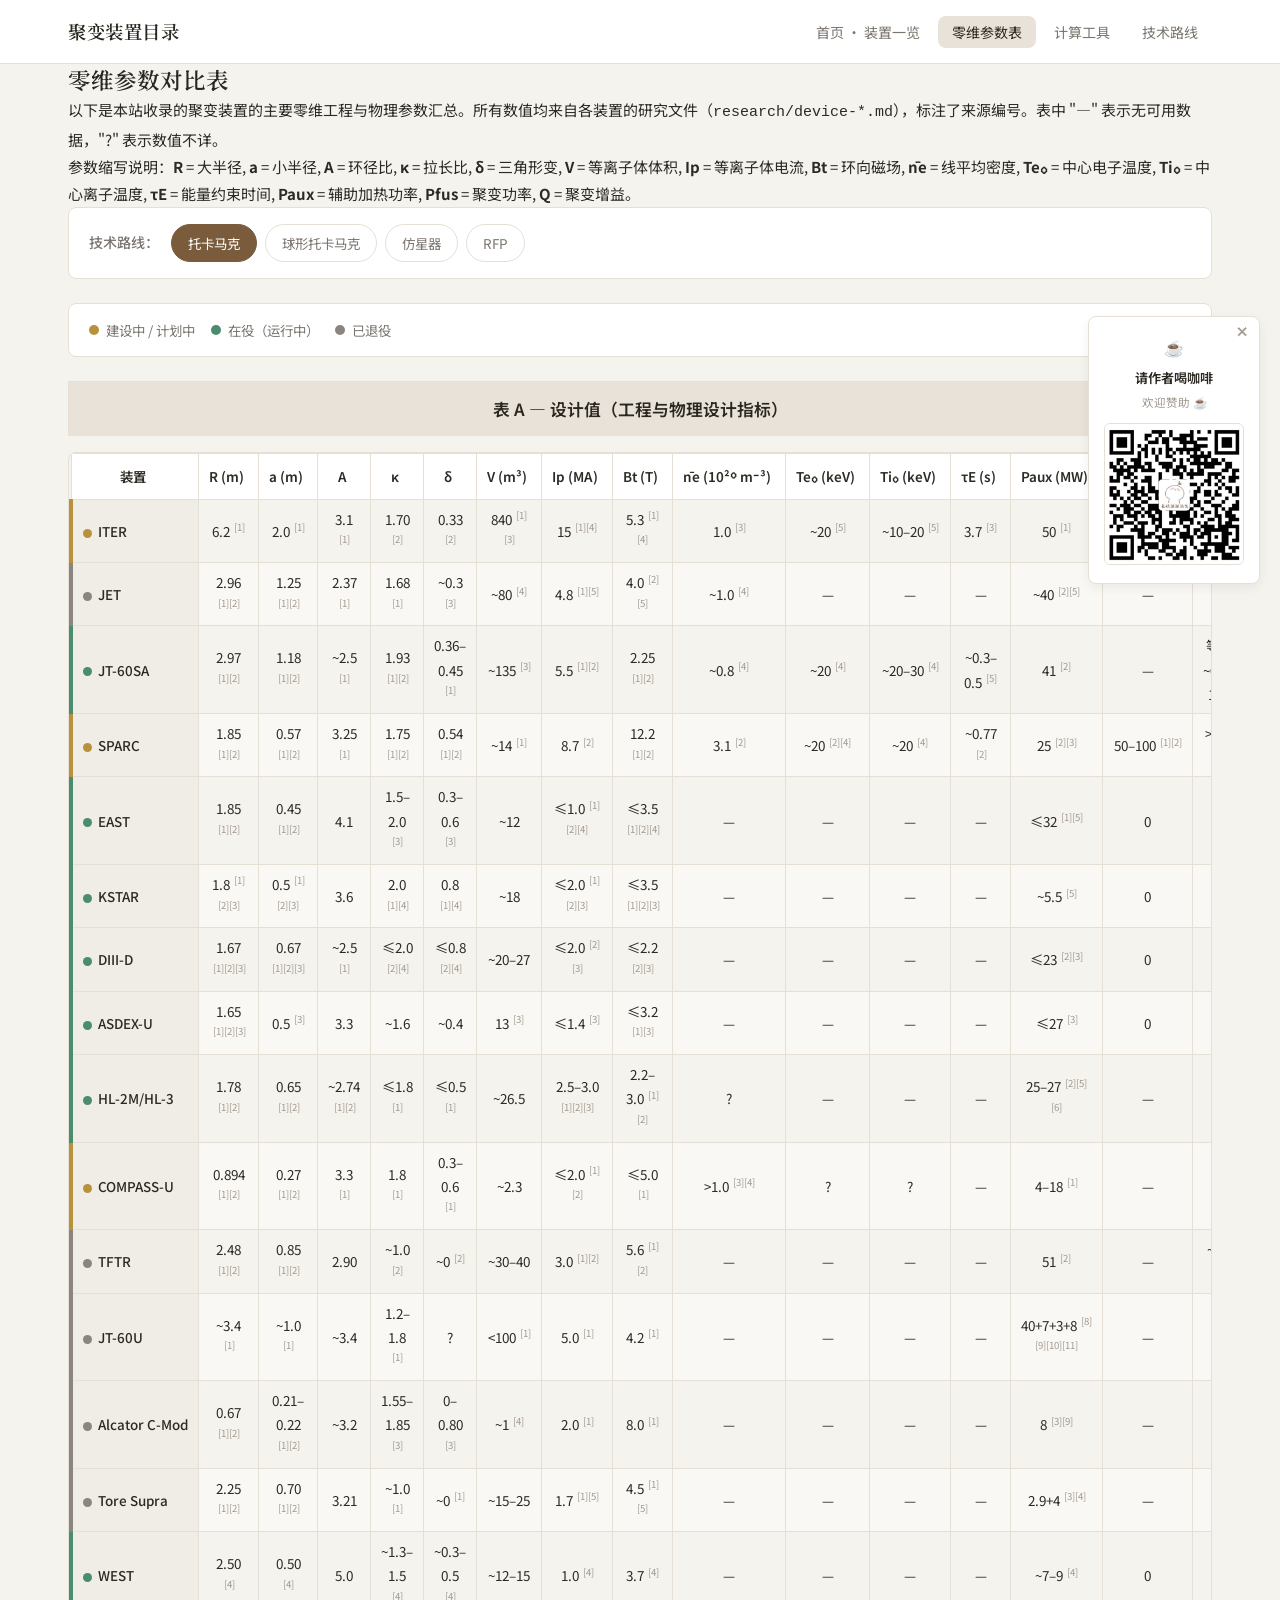
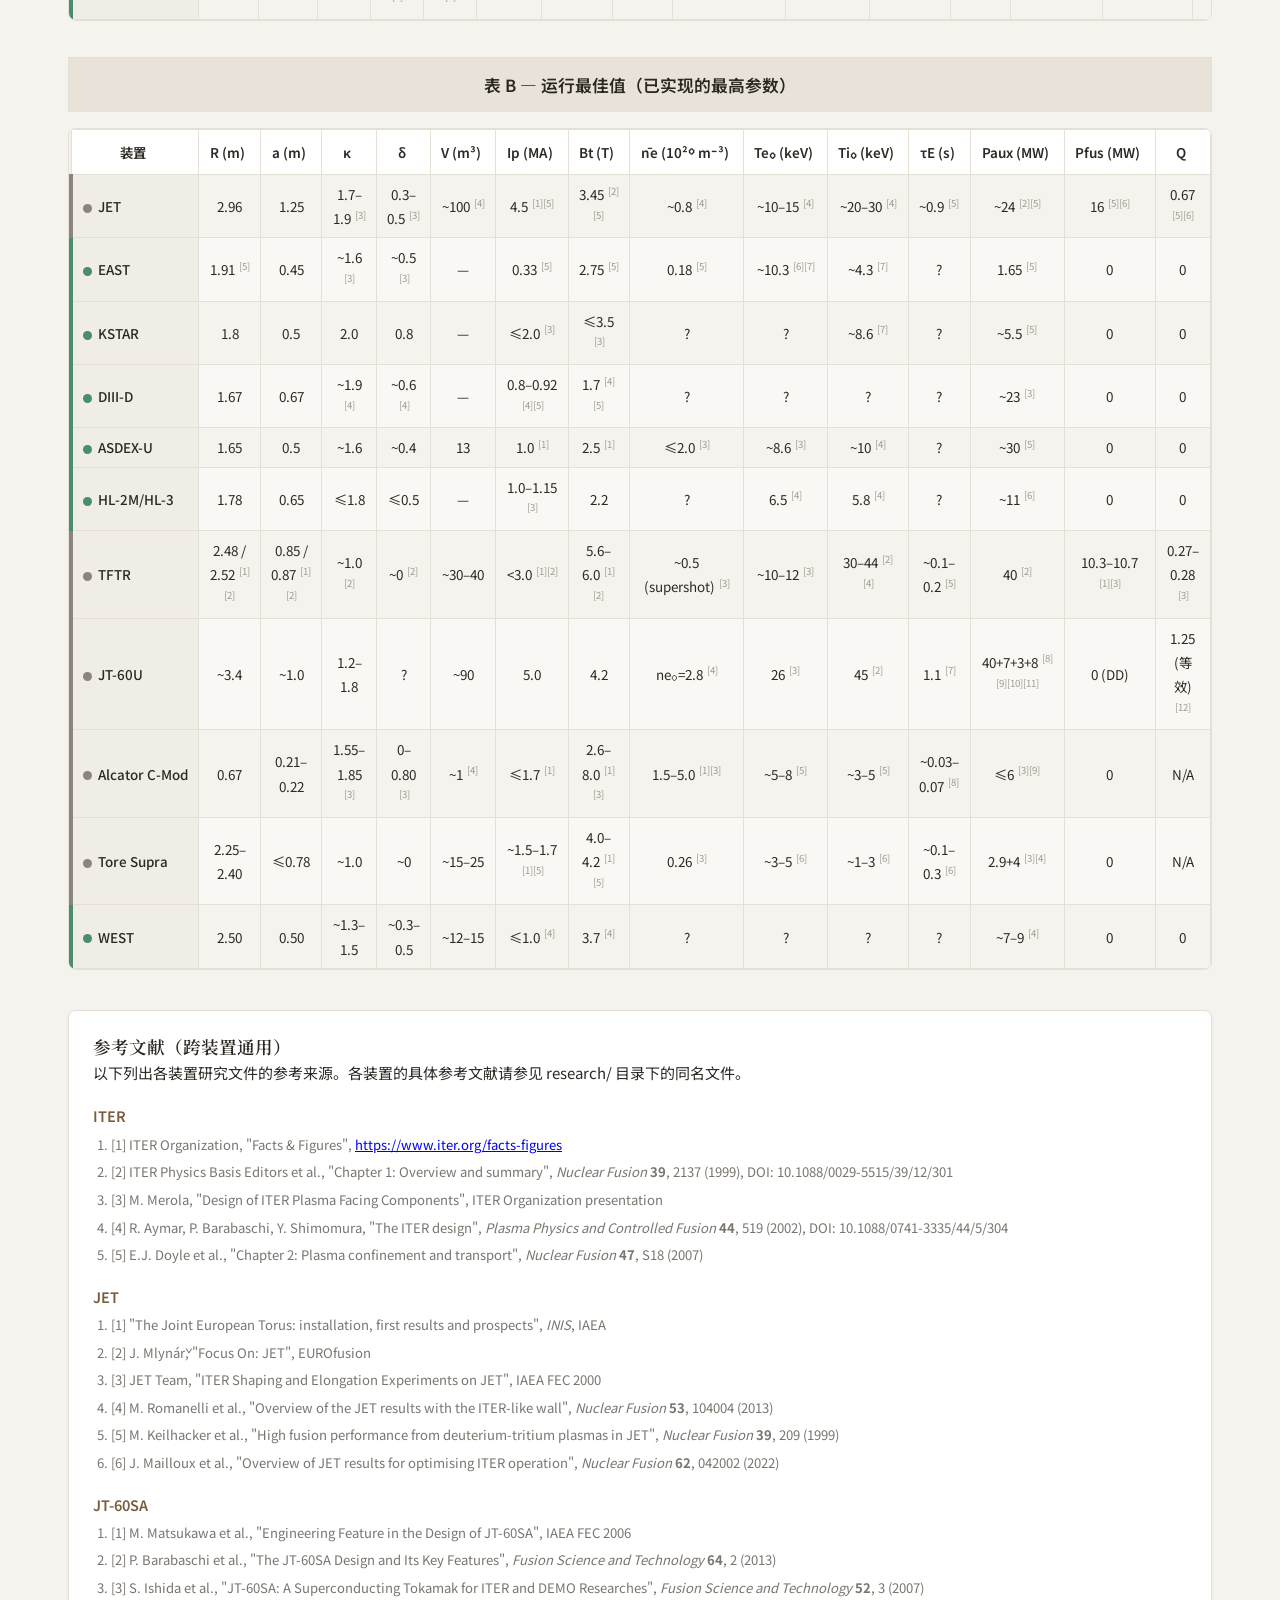
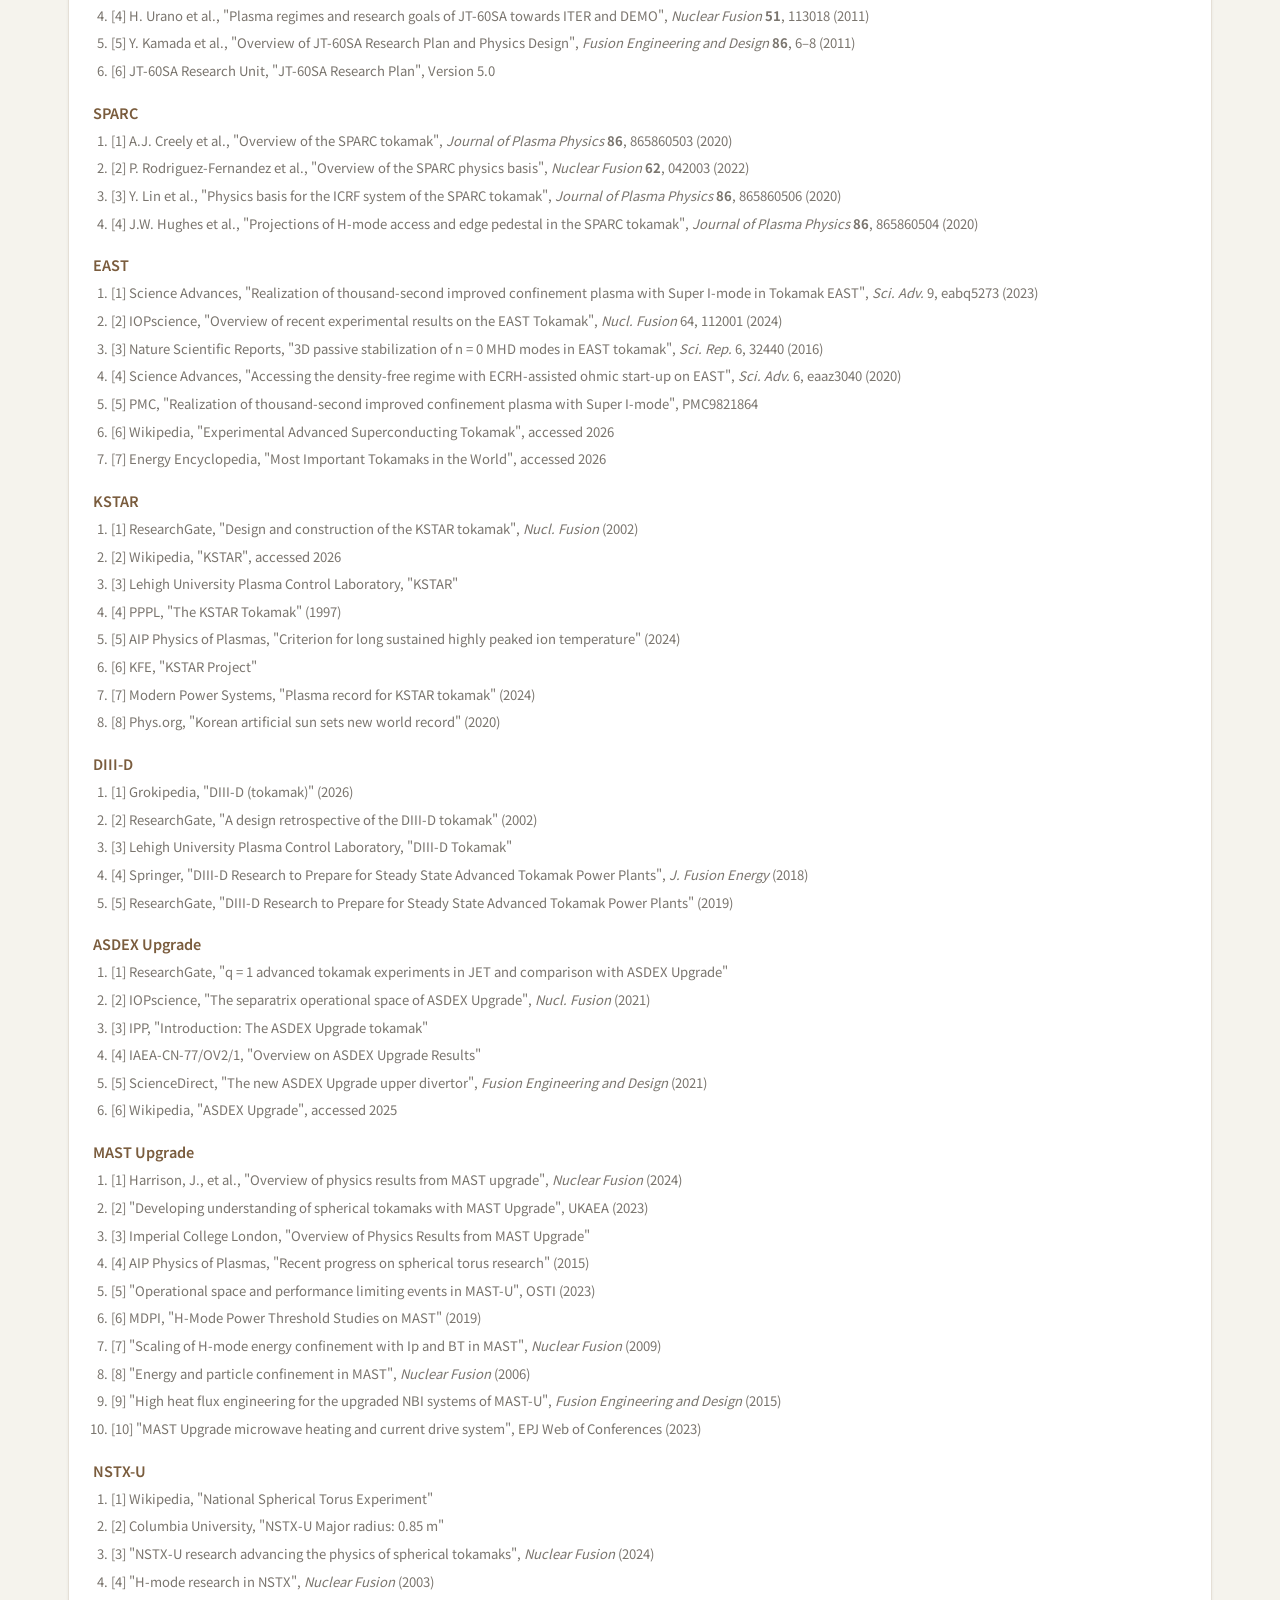
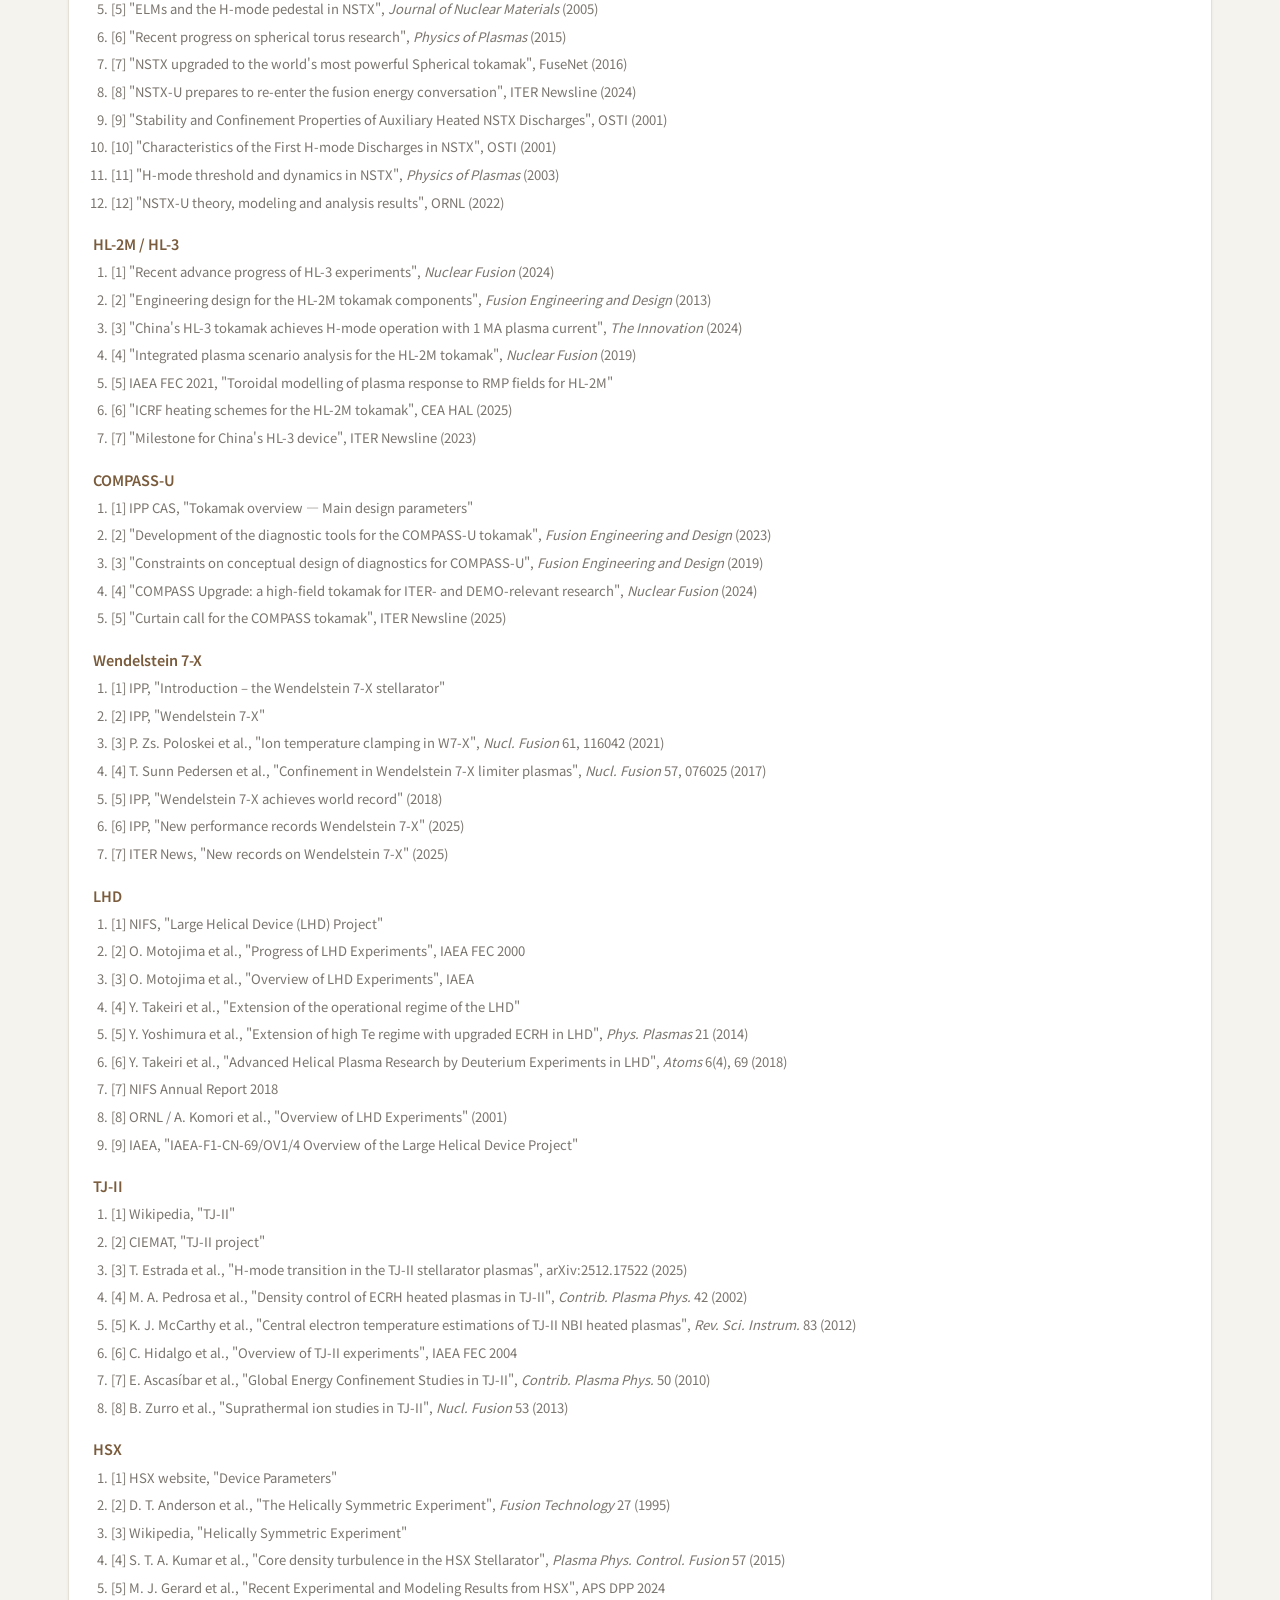
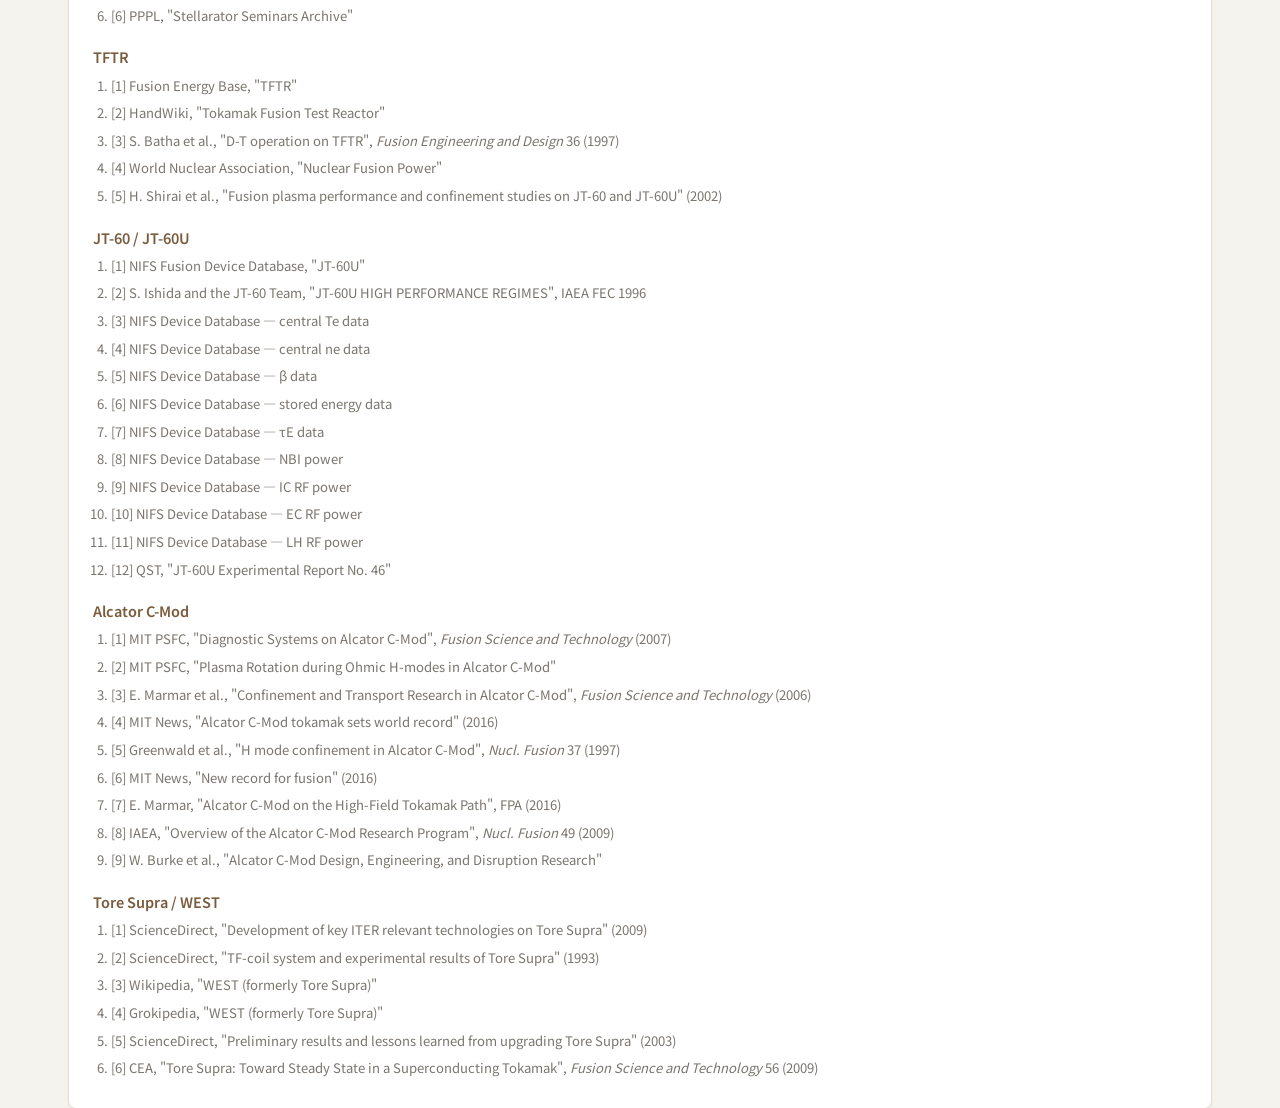
<file: pages/zero-d-parameters.html>
<!DOCTYPE html>
<html lang="zh-CN">
<head>
  <meta charset="UTF-8">
  <meta name="viewport" content="width=device-width, initial-scale=1.0">
  <title>零维参数表 · 聚变装置目录</title>
  <link rel="preconnect" href="https://fonts.googleapis.com">
  <link rel="preconnect" href="https://fonts.gstatic.com" crossorigin>
  <link href="https://fonts.googleapis.com/css2?family=Noto+Sans+SC:wght@400;500;600&family=Noto+Serif+SC:wght@600;700&display=swap" rel="stylesheet">
  <link rel="stylesheet" href="../css/style.css">
</head>
<body>
  <header>
    <div class="container">
      <h1><a href="../index.html">聚变装置目录</a></h1>
      <nav>
        <ul>
          <li><a href="../index.html">首页 · 装置一览</a></li>
          <li><a href="zero-d-parameters.html" class="active">零维参数表</a></li>
          <li><a href="tools.html">计算工具</a></li>
          <li><a href="technology-comparison.html">技术路线</a></li>
        </ul>
      </nav>
    </div>
  </header>

  <main class="container">

    <h2>零维参数对比表</h2>
    <p>以下是本站收录的聚变装置的主要零维工程与物理参数汇总。所有数值均来自各装置的研究文件（<code>research/device-*.md</code>），标注了来源编号。表中 "—" 表示无可用数据，"?" 表示数值不详。</p>
    <p>参数缩写说明：<strong>R</strong> = 大半径, <strong>a</strong> = 小半径, <strong>A</strong> = 环径比, <strong>κ</strong> = 拉长比, <strong>δ</strong> = 三角形变, <strong>V</strong> = 等离子体体积, <strong>Ip</strong> = 等离子体电流, <strong>Bt</strong> = 环向磁场, <strong>n̄e</strong> = 线平均密度, <strong>Te₀</strong> = 中心电子温度, <strong>Ti₀</strong> = 中心离子温度, <strong>τE</strong> = 能量约束时间, <strong>Paux</strong> = 辅助加热功率, <strong>Pfus</strong> = 聚变功率, <strong>Q</strong> = 聚变增益。</p>

    <div class="filter-bar">
      <span class="filter-label">技术路线：</span>
      <label class="filter-chip active"><input type="checkbox" name="type" value="tokamak" checked> 托卡马克</label>
      <label class="filter-chip"><input type="checkbox" name="type" value="spherical"> 球形托卡马克</label>
      <label class="filter-chip"><input type="checkbox" name="type" value="stellarator"> 仿星器</label>
      <label class="filter-chip"><input type="checkbox" name="type" value="rfp"> RFP</label>
    </div>

    <div class="status-legend">
      <span class="legend-item"><span class="legend-dot building"></span> 建设中 / 计划中</span>
      <span class="legend-item"><span class="legend-dot operational"></span> 在役（运行中）</span>
      <span class="legend-item"><span class="legend-dot retired"></span> 已退役</span>
    </div>

    <section>
      <!-- ====== TABLE 1: DESIGN VALUES ====== -->
      <div class="subtable-caption">表 A — 设计值（工程与物理设计指标）</div>
      <div class="table-wrapper">
        <table>
          <thead>
            <tr>
              <th>装置</th>
              <th>R (m)</th>
              <th>a (m)</th>
              <th>A</th>
              <th>κ</th>
              <th>δ</th>
              <th>V (m³)</th>
              <th>Ip (MA)</th>
              <th>Bt (T)</th>
              <th>n̄e (10²⁰ m⁻³)</th>
              <th>Te₀ (keV)</th>
              <th>Ti₀ (keV)</th>
              <th>τE (s)</th>
              <th>Paux (MW)</th>
              <th>Pfus (MW)</th>
              <th>Q</th>
            </tr>
          </thead>
          <tbody>
                        <tr>
              <td class="label">ITER</td>
              <td>6.2 [1]</td>
              <td>2.0 [1]</td>
              <td>3.1 [1]</td>
              <td>1.70 [2]</td>
              <td>0.33 [2]</td>
              <td>840 [1][3]</td>
              <td>15 [1][4]</td>
              <td>5.3 [1][4]</td>
              <td>1.0 [3]</td>
              <td>~20 [5]</td>
              <td>~10–20 [5]</td>
              <td>3.7 [3]</td>
              <td>50 [1]</td>
              <td>500 [1]</td>
              <td>≥10 [1]</td>
            </tr>
            <tr>
              <td class="label">JET</td>
              <td>2.96 [1][2]</td>
              <td>1.25 [1][2]</td>
              <td>2.37 [1]</td>
              <td>1.68 [1]</td>
              <td>~0.3 [3]</td>
              <td>~80 [4]</td>
              <td>4.8 [1][5]</td>
              <td>4.0 [2][5]</td>
              <td>~1.0 [4]</td>
              <td>—</td>
              <td>—</td>
              <td>—</td>
              <td>~40 [2][5]</td>
              <td>—</td>
              <td>—</td>
            </tr>
            <tr>
              <td class="label">JT-60SA</td>
              <td>2.97 [1][2]</td>
              <td>1.18 [1][2]</td>
              <td>~2.5 [1]</td>
              <td>1.93 [1][2]</td>
              <td>0.36–0.45 [1]</td>
              <td>~135 [3]</td>
              <td>5.5 [1][2]</td>
              <td>2.25 [1][2]</td>
              <td>~0.8 [4]</td>
              <td>~20 [4]</td>
              <td>~20–30 [4]</td>
              <td>~0.3–0.5 [5]</td>
              <td>41 [2]</td>
              <td>—</td>
              <td>等效~0.5–1 [6]</td>
            </tr>
            <tr>
              <td class="label">SPARC</td>
              <td>1.85 [1][2]</td>
              <td>0.57 [1][2]</td>
              <td>3.25 [1]</td>
              <td>1.75 [1][2]</td>
              <td>0.54 [1][2]</td>
              <td>~14 [1]</td>
              <td>8.7 [2]</td>
              <td>12.2 [1][2]</td>
              <td>3.1 [2]</td>
              <td>~20 [2][4]</td>
              <td>~20 [4]</td>
              <td>~0.77 [2]</td>
              <td>25 [2][3]</td>
              <td>50–100 [1][2]</td>
              <td>>2 [1][2]</td>
            </tr>

                        <tr>
              <td class="label">EAST</td>
              <td>1.85 [1][2]</td>
              <td>0.45 [1][2]</td>
              <td>4.1</td>
              <td>1.5–2.0 [3]</td>
              <td>0.3–0.6 [3]</td>
              <td>~12</td>
              <td>≤1.0 [1][2][4]</td>
              <td>≤3.5 [1][2][4]</td>
              <td>—</td>
              <td>—</td>
              <td>—</td>
              <td>—</td>
              <td>≤32 [1][5]</td>
              <td>0</td>
              <td>0</td>
            </tr>
            <tr>
              <td class="label">KSTAR</td>
              <td>1.8 [1][2][3]</td>
              <td>0.5 [1][2][3]</td>
              <td>3.6</td>
              <td>2.0 [1][4]</td>
              <td>0.8 [1][4]</td>
              <td>~18</td>
              <td>≤2.0 [1][2][3]</td>
              <td>≤3.5 [1][2][3]</td>
              <td>—</td>
              <td>—</td>
              <td>—</td>
              <td>—</td>
              <td>~5.5 [5]</td>
              <td>0</td>
              <td>0</td>
            </tr>
            <tr>
              <td class="label">DIII-D</td>
              <td>1.67 [1][2][3]</td>
              <td>0.67 [1][2][3]</td>
              <td>~2.5 [1]</td>
              <td>≤2.0 [2][4]</td>
              <td>≤0.8 [2][4]</td>
              <td>~20–27</td>
              <td>≤2.0 [2][3]</td>
              <td>≤2.2 [2][3]</td>
              <td>—</td>
              <td>—</td>
              <td>—</td>
              <td>—</td>
              <td>≤23 [2][3]</td>
              <td>0</td>
              <td>0</td>
            </tr>
            <tr>
              <td class="label">ASDEX-U</td>
              <td>1.65 [1][2][3]</td>
              <td>0.5 [3]</td>
              <td>3.3</td>
              <td>~1.6</td>
              <td>~0.4</td>
              <td>13 [3]</td>
              <td>≤1.4 [3]</td>
              <td>≤3.2 [1][3]</td>
              <td>—</td>
              <td>—</td>
              <td>—</td>
              <td>—</td>
              <td>≤27 [3]</td>
              <td>0</td>
              <td>0</td>
            </tr>

                        <tr>
              <td class="label">MAST-U</td>
              <td>0.85 [1][2]</td>
              <td>0.65 [1][2]</td>
              <td>~1.3 [1][2]</td>
              <td>≤2.5 [3]</td>
              <td>~0.5 [3]</td>
              <td>~8–10 [4]</td>
              <td>≤2.0 [1][2][5]</td>
              <td>≤0.85 [1][2]</td>
              <td>?</td>
              <td>—</td>
              <td>—</td>
              <td>—</td>
              <td>~5+1.8 [9][10]</td>
              <td>—</td>
              <td>—</td>
            </tr>
            <tr>
              <td class="label">NSTX-U</td>
              <td>0.85 [1][2][3]</td>
              <td>0.68 [1][2][3]</td>
              <td>~1.31 [1][2]</td>
              <td>≤2.7 [2][4][5]</td>
              <td>≤0.8 [4][5]</td>
              <td>~14 [6]</td>
              <td>≤2.0 [3][7][8]</td>
              <td>≤1.0 [3][7][8]</td>
              <td>?</td>
              <td>—</td>
              <td>—</td>
              <td>—</td>
              <td>15+6 [3][7][12]</td>
              <td>—</td>
              <td>—</td>
            </tr>

            <tr>
              <td class="label">HL-2M/HL-3</td>
              <td>1.78 [1][2]</td>
              <td>0.65 [1][2]</td>
              <td>~2.74 [1][2]</td>
              <td>≤1.8 [1]</td>
              <td>≤0.5 [1]</td>
              <td>~26.5</td>
              <td>2.5–3.0 [1][2][3]</td>
              <td>2.2–3.0 [1][2]</td>
              <td>?</td>
              <td>—</td>
              <td>—</td>
              <td>—</td>
              <td>25–27 [2][5][6]</td>
              <td>—</td>
              <td>—</td>
            </tr>
            <tr>
              <td class="label">COMPASS-U</td>
              <td>0.894 [1][2]</td>
              <td>0.27 [1][2]</td>
              <td>3.3 [1]</td>
              <td>1.8 [1]</td>
              <td>0.3–0.6 [1]</td>
              <td>~2.3</td>
              <td>≤2.0 [1][2]</td>
              <td>≤5.0 [1]</td>
              <td>>1.0 [3][4]</td>
              <td>?</td>
              <td>?</td>
              <td>—</td>
              <td>4–18 [1]</td>
              <td>—</td>
              <td>—</td>
            </tr>

                        <tr>
              <td class="label">W7-X</td>
              <td>5.5 [1][2]</td>
              <td>0.53 [1][2]</td>
              <td>10.4</td>
              <td>—</td>
              <td>—</td>
              <td>30 [1][2]</td>
              <td>—</td>
              <td>3.0 [1][2]</td>
              <td>3.0 [1]</td>
              <td>~8 [4]</td>
              <td>—</td>
              <td>0.2 [5]</td>
              <td>14 [1]</td>
              <td>0</td>
              <td>0</td>
            </tr>
            <tr>
              <td class="label">LHD</td>
              <td>3.9 [1][2]</td>
              <td>0.6 [1]</td>
              <td>6.5</td>
              <td>—</td>
              <td>—</td>
              <td>30 [1]</td>
              <td>—</td>
              <td>3.0 [1][3]</td>
              <td>~1.0 [4]</td>
              <td>—</td>
              <td>—</td>
              <td>—</td>
              <td>~36 [1][9]</td>
              <td>0</td>
              <td>0</td>
            </tr>
            <tr>
              <td class="label">TJ-II</td>
              <td>1.5 [1][2]</td>
              <td>≤0.22 [1][2]</td>
              <td>~6.8</td>
              <td>—</td>
              <td>—</td>
              <td>~1.4</td>
              <td>—</td>
              <td>1.2 [1][2]</td>
              <td>—</td>
              <td>—</td>
              <td>—</td>
              <td>—</td>
              <td>0.6+1.4 [3][8]</td>
              <td>0</td>
              <td>0</td>
            </tr>
            <tr>
              <td class="label">HSX</td>
              <td>1.20 [1]</td>
              <td>0.12 [1][2]</td>
              <td>10</td>
              <td>—</td>
              <td>—</td>
              <td>0.44 [1]</td>
              <td>—</td>
              <td>≤1.4 [1][2][3]</td>
              <td>—</td>
              <td>~1 [2]</td>
              <td>—</td>
              <td>—</td>
              <td>0.2 [1][2][3]</td>
              <td>0</td>
              <td>0</td>
            </tr>

                        <tr>
              <td class="label">TFTR</td>
              <td>2.48 [1][2]</td>
              <td>0.85 [1][2]</td>
              <td>2.90</td>
              <td>~1.0 [2]</td>
              <td>~0 [2]</td>
              <td>~30–40</td>
              <td>3.0 [1][2]</td>
              <td>5.6 [1][2]</td>
              <td>—</td>
              <td>—</td>
              <td>—</td>
              <td>—</td>
              <td>51 [2]</td>
              <td>—</td>
              <td>~1.0 [3]</td>
            </tr>
            <tr>
              <td class="label">JT-60U</td>
              <td>~3.4 [1]</td>
              <td>~1.0 [1]</td>
              <td>~3.4</td>
              <td>1.2–1.8 [1]</td>
              <td>?</td>
              <td><100 [1]</td>
              <td>5.0 [1]</td>
              <td>4.2 [1]</td>
              <td>—</td>
              <td>—</td>
              <td>—</td>
              <td>—</td>
              <td>40+7+3+8 [8][9][10][11]</td>
              <td>—</td>
              <td>—</td>
            </tr>
            <tr>
              <td class="label">Alcator C-Mod</td>
              <td>0.67 [1][2]</td>
              <td>0.21–0.22 [1][2]</td>
              <td>~3.2</td>
              <td>1.55–1.85 [3]</td>
              <td>0–0.80 [3]</td>
              <td>~1 [4]</td>
              <td>2.0 [1]</td>
              <td>8.0 [1]</td>
              <td>—</td>
              <td>—</td>
              <td>—</td>
              <td>—</td>
              <td>8 [3][9]</td>
              <td>—</td>
              <td>—</td>
            </tr>
            <tr>
              <td class="label">Tore Supra</td>
              <td>2.25 [1][2]</td>
              <td>0.70 [1][2]</td>
              <td>3.21</td>
              <td>~1.0 [1]</td>
              <td>~0 [1]</td>
              <td>~15–25</td>
              <td>1.7 [1][5]</td>
              <td>4.5 [1][5]</td>
              <td>—</td>
              <td>—</td>
              <td>—</td>
              <td>—</td>
              <td>2.9+4 [3][4]</td>
              <td>—</td>
              <td>—</td>
            </tr>
            <tr>
              <td class="label">WEST</td>
              <td>2.50 [4]</td>
              <td>0.50 [4]</td>
              <td>5.0</td>
              <td>~1.3–1.5 [4]</td>
              <td>~0.3–0.5 [4]</td>
              <td>~12–15</td>
              <td>1.0 [4]</td>
              <td>3.7 [4]</td>
              <td>—</td>
              <td>—</td>
              <td>—</td>
              <td>—</td>
              <td>~7–9 [4]</td>
              <td>0</td>
              <td>0</td>
            </tr>
          </tbody>
        </table>
      </div>

      <!-- ====== TABLE 2: BEST OPERATIONAL VALUES ====== -->
      <div class="subtable-caption">表 B — 运行最佳值（已实现的最高参数）</div>
      <div class="table-wrapper">
        <table>
          <thead>
            <tr>
              <th>装置</th>
              <th>R (m)</th>
              <th>a (m)</th>
              <th>κ</th>
              <th>δ</th>
              <th>V (m³)</th>
              <th>Ip (MA)</th>
              <th>Bt (T)</th>
              <th>n̄e (10²⁰ m⁻³)</th>
              <th>Te₀ (keV)</th>
              <th>Ti₀ (keV)</th>
              <th>τE (s)</th>
              <th>Paux (MW)</th>
              <th>Pfus (MW)</th>
              <th>Q</th>
            </tr>
          </thead>
          <tbody>
                        <tr>
              <td class="label">JET</td>
              <td>2.96</td>
              <td>1.25</td>
              <td>1.7–1.9 [3]</td>
              <td>0.3–0.5 [3]</td>
              <td>~100 [4]</td>
              <td>4.5 [1][5]</td>
              <td>3.45 [2][5]</td>
              <td>~0.8 [4]</td>
              <td>~10–15 [4]</td>
              <td>~20–30 [4]</td>
              <td>~0.9 [5]</td>
              <td>~24 [2][5]</td>
              <td>16 [5][6]</td>
              <td>0.67 [5][6]</td>
            </tr>
            <tr>
              <td class="label">EAST</td>
              <td>1.91 [5]</td>
              <td>0.45</td>
              <td>~1.6 [3]</td>
              <td>~0.5 [3]</td>
              <td>—</td>
              <td>0.33 [5]</td>
              <td>2.75 [5]</td>
              <td>0.18 [5]</td>
              <td>~10.3 [6][7]</td>
              <td>~4.3 [7]</td>
              <td>?</td>
              <td>1.65 [5]</td>
              <td>0</td>
              <td>0</td>
            </tr>
            <tr>
              <td class="label">KSTAR</td>
              <td>1.8</td>
              <td>0.5</td>
              <td>2.0</td>
              <td>0.8</td>
              <td>—</td>
              <td>≤2.0 [3]</td>
              <td>≤3.5 [3]</td>
              <td>?</td>
              <td>?</td>
              <td>~8.6 [7]</td>
              <td>?</td>
              <td>~5.5 [5]</td>
              <td>0</td>
              <td>0</td>
            </tr>
            <tr>
              <td class="label">DIII-D</td>
              <td>1.67</td>
              <td>0.67</td>
              <td>~1.9 [4]</td>
              <td>~0.6 [4]</td>
              <td>—</td>
              <td>0.8–0.92 [4][5]</td>
              <td>1.7 [4][5]</td>
              <td>?</td>
              <td>?</td>
              <td>?</td>
              <td>?</td>
              <td>~23 [3]</td>
              <td>0</td>
              <td>0</td>
            </tr>
            <tr>
              <td class="label">ASDEX-U</td>
              <td>1.65</td>
              <td>0.5</td>
              <td>~1.6</td>
              <td>~0.4</td>
              <td>13</td>
              <td>1.0 [1]</td>
              <td>2.5 [1]</td>
              <td>≤2.0 [3]</td>
              <td>~8.6 [3]</td>
              <td>~10 [4]</td>
              <td>?</td>
              <td>~30 [5]</td>
              <td>0</td>
              <td>0</td>
            </tr>
            <tr>
              <td class="label">MAST-U</td>
              <td>0.85</td>
              <td>0.65</td>
              <td>~2.2 [3]</td>
              <td>~0.5 [3]</td>
              <td>~8 [4]</td>
              <td>0.4–0.8 [5]</td>
              <td>0.45–0.8</td>
              <td>~(0.2–0.4) [6]</td>
              <td>~2.0 [1]</td>
              <td>~3.0 [1]</td>
              <td>0.02–0.05 [7][8]</td>
              <td>~5 [9]</td>
              <td>0</td>
              <td>0</td>
            </tr>
            <tr>
              <td class="label">NSTX(-U)</td>
              <td>0.85</td>
              <td>0.67 [1][2][3]</td>
              <td>≤2.2 [4][5]</td>
              <td>≤0.5 [4][5]</td>
              <td>≤14 [6]</td>
              <td>≤1.0 [3][7][8]</td>
              <td>≤0.5 [3][7][8]</td>
              <td>~(0.3–0.6) [9]</td>
              <td>0.5–2.0 [9]</td>
              <td>0.5–2.0 [9]</td>
              <td>0.05–0.15 [10][11]</td>
              <td>4–6 [3][7][12]</td>
              <td>0</td>
              <td>0</td>
            </tr>
            <tr>
              <td class="label">HL-2M/HL-3</td>
              <td>1.78</td>
              <td>0.65</td>
              <td>≤1.8</td>
              <td>≤0.5</td>
              <td>—</td>
              <td>1.0–1.15 [3]</td>
              <td>2.2</td>
              <td>?</td>
              <td>6.5 [4]</td>
              <td>5.8 [4]</td>
              <td>?</td>
              <td>~11 [6]</td>
              <td>0</td>
              <td>0</td>
            </tr>
            <tr>
              <td class="label">W7-X</td>
              <td>5.5</td>
              <td>0.53</td>
              <td>—</td>
              <td>—</td>
              <td>30</td>
              <td>—</td>
              <td>3.0</td>
              <td>1.4 [3]</td>
              <td>~8 [4]</td>
              <td>~3.4 [5]</td>
              <td>0.2 [5]</td>
              <td>14</td>
              <td>0</td>
              <td>0</td>
            </tr>
            <tr>
              <td class="label">LHD</td>
              <td>3.6–3.9 [2]</td>
              <td>0.6</td>
              <td>—</td>
              <td>—</td>
              <td>30</td>
              <td>—</td>
              <td>2.89 [3]</td>
              <td>2.4 [4]</td>
              <td>13.5 [5]</td>
              <td>10 [6][7]</td>
              <td>0.3 [3][8]</td>
              <td>>15 [9]</td>
              <td>0</td>
              <td>0</td>
            </tr>
            <tr>
              <td class="label">TJ-II</td>
              <td>1.5</td>
              <td>≤0.22</td>
              <td>—</td>
              <td>—</td>
              <td>~1.4</td>
              <td>—</td>
              <td>1.0 [2]</td>
              <td>0.17 (ECRH) [3]</td>
              <td>~1.0 (ECRH) [4][5]</td>
              <td>~0.3–0.5 [6]</td>
              <td>0.004–0.01 [7]</td>
              <td>0.4–1.0 [3][8]</td>
              <td>0</td>
              <td>0</td>
            </tr>
            <tr>
              <td class="label">HSX</td>
              <td>1.20</td>
              <td>0.12</td>
              <td>—</td>
              <td>—</td>
              <td>0.44</td>
              <td>—</td>
              <td>1.0 [1][2][3]</td>
              <td>~(0.05–0.1) [4]</td>
              <td>>2 [5][6]</td>
              <td>?</td>
              <td>?</td>
              <td>0.1 [1][2][3]</td>
              <td>0</td>
              <td>0</td>
            </tr>

                        <tr>
              <td class="label">TFTR</td>
              <td>2.48 / 2.52 [1][2]</td>
              <td>0.85 / 0.87 [1][2]</td>
              <td>~1.0 [2]</td>
              <td>~0 [2]</td>
              <td>~30–40</td>
              <td><3.0 [1][2]</td>
              <td>5.6–6.0 [1][2]</td>
              <td>~0.5 (supershot) [3]</td>
              <td>~10–12 [3]</td>
              <td>30–44 [2][4]</td>
              <td>~0.1–0.2 [5]</td>
              <td>40 [2]</td>
              <td>10.3–10.7 [1][3]</td>
              <td>0.27–0.28 [3]</td>
            </tr>
            <tr>
              <td class="label">JT-60U</td>
              <td>~3.4</td>
              <td>~1.0</td>
              <td>1.2–1.8</td>
              <td>?</td>
              <td>~90</td>
              <td>5.0</td>
              <td>4.2</td>
              <td>ne₀=2.8 [4]</td>
              <td>26 [3]</td>
              <td>45 [2]</td>
              <td>1.1 [7]</td>
              <td>40+7+3+8 [8][9][10][11]</td>
              <td>0 (DD)</td>
              <td>1.25 (等效) [12]</td>
            </tr>
            <tr>
              <td class="label">Alcator C-Mod</td>
              <td>0.67</td>
              <td>0.21–0.22</td>
              <td>1.55–1.85 [3]</td>
              <td>0–0.80 [3]</td>
              <td>~1 [4]</td>
              <td>≤1.7 [1]</td>
              <td>2.6–8.0 [1][3]</td>
              <td>1.5–5.0 [1][3]</td>
              <td>~5–8 [5]</td>
              <td>~3–5 [5]</td>
              <td>~0.03–0.07 [8]</td>
              <td>≤6 [3][9]</td>
              <td>0</td>
              <td>N/A</td>
            </tr>
            <tr>
              <td class="label">Tore Supra</td>
              <td>2.25–2.40</td>
              <td>≤0.78</td>
              <td>~1.0</td>
              <td>~0</td>
              <td>~15–25</td>
              <td>~1.5–1.7 [1][5]</td>
              <td>4.0–4.2 [1][5]</td>
              <td>0.26 [3]</td>
              <td>~3–5 [6]</td>
              <td>~1–3 [6]</td>
              <td>~0.1–0.3 [6]</td>
              <td>2.9+4 [3][4]</td>
              <td>0</td>
              <td>N/A</td>
            </tr>
            <tr>
              <td class="label">WEST</td>
              <td>2.50</td>
              <td>0.50</td>
              <td>~1.3–1.5</td>
              <td>~0.3–0.5</td>
              <td>~12–15</td>
              <td>≤1.0 [4]</td>
              <td>3.7 [4]</td>
              <td>?</td>
              <td>?</td>
              <td>?</td>
              <td>?</td>
              <td>~7–9 [4]</td>
              <td>0</td>
              <td>0</td>
            </tr>
          </tbody>
        </table>
      </div>
    </section>

    <section class="references">
      <h3>参考文献（跨装置通用）</h3>
      <p>以下列出各装置研究文件的参考来源。各装置的具体参考文献请参见 research/ 目录下的同名文件。</p>

      <h4>ITER</h4>
      <ol>
        <li>[1] ITER Organization, "Facts & Figures", <a href="https://www.iter.org/facts-figures" target="_blank">https://www.iter.org/facts-figures</a></li>
        <li>[2] ITER Physics Basis Editors et al., "Chapter 1: Overview and summary", <em>Nuclear Fusion</em> <strong>39</strong>, 2137 (1999), DOI: 10.1088/0029-5515/39/12/301</li>
        <li>[3] M. Merola, "Design of ITER Plasma Facing Components", ITER Organization presentation</li>
        <li>[4] R. Aymar, P. Barabaschi, Y. Shimomura, "The ITER design", <em>Plasma Physics and Controlled Fusion</em> <strong>44</strong>, 519 (2002), DOI: 10.1088/0741-3335/44/5/304</li>
        <li>[5] E.J. Doyle et al., "Chapter 2: Plasma confinement and transport", <em>Nuclear Fusion</em> <strong>47</strong>, S18 (2007)</li>
      </ol>

      <h4>JET</h4>
      <ol>
        <li>[1] "The Joint European Torus: installation, first results and prospects", <em>INIS</em>, IAEA</li>
        <li>[2] J. Mlynář, "Focus On: JET", EUROfusion</li>
        <li>[3] JET Team, "ITER Shaping and Elongation Experiments on JET", IAEA FEC 2000</li>
        <li>[4] M. Romanelli et al., "Overview of the JET results with the ITER-like wall", <em>Nuclear Fusion</em> <strong>53</strong>, 104004 (2013)</li>
        <li>[5] M. Keilhacker et al., "High fusion performance from deuterium-tritium plasmas in JET", <em>Nuclear Fusion</em> <strong>39</strong>, 209 (1999)</li>
        <li>[6] J. Mailloux et al., "Overview of JET results for optimising ITER operation", <em>Nuclear Fusion</em> <strong>62</strong>, 042002 (2022)</li>
      </ol>

      <h4>JT-60SA</h4>
      <ol>
        <li>[1] M. Matsukawa et al., "Engineering Feature in the Design of JT-60SA", IAEA FEC 2006</li>
        <li>[2] P. Barabaschi et al., "The JT-60SA Design and Its Key Features", <em>Fusion Science and Technology</em> <strong>64</strong>, 2 (2013)</li>
        <li>[3] S. Ishida et al., "JT-60SA: A Superconducting Tokamak for ITER and DEMO Researches", <em>Fusion Science and Technology</em> <strong>52</strong>, 3 (2007)</li>
        <li>[4] H. Urano et al., "Plasma regimes and research goals of JT-60SA towards ITER and DEMO", <em>Nuclear Fusion</em> <strong>51</strong>, 113018 (2011)</li>
        <li>[5] Y. Kamada et al., "Overview of JT-60SA Research Plan and Physics Design", <em>Fusion Engineering and Design</em> <strong>86</strong>, 6–8 (2011)</li>
        <li>[6] JT-60SA Research Unit, "JT-60SA Research Plan", Version 5.0</li>
      </ol>

      <h4>SPARC</h4>
      <ol>
        <li>[1] A.J. Creely et al., "Overview of the SPARC tokamak", <em>Journal of Plasma Physics</em> <strong>86</strong>, 865860503 (2020)</li>
        <li>[2] P. Rodriguez-Fernandez et al., "Overview of the SPARC physics basis", <em>Nuclear Fusion</em> <strong>62</strong>, 042003 (2022)</li>
        <li>[3] Y. Lin et al., "Physics basis for the ICRF system of the SPARC tokamak", <em>Journal of Plasma Physics</em> <strong>86</strong>, 865860506 (2020)</li>
        <li>[4] J.W. Hughes et al., "Projections of H-mode access and edge pedestal in the SPARC tokamak", <em>Journal of Plasma Physics</em> <strong>86</strong>, 865860504 (2020)</li>
      </ol>

      <h4>EAST</h4>
      <ol>
        <li>[1] Science Advances, "Realization of thousand-second improved confinement plasma with Super I-mode in Tokamak EAST", <em>Sci. Adv.</em> 9, eabq5273 (2023)</li>
        <li>[2] IOPscience, "Overview of recent experimental results on the EAST Tokamak", <em>Nucl. Fusion</em> 64, 112001 (2024)</li>
        <li>[3] Nature Scientific Reports, "3D passive stabilization of n = 0 MHD modes in EAST tokamak", <em>Sci. Rep.</em> 6, 32440 (2016)</li>
        <li>[4] Science Advances, "Accessing the density-free regime with ECRH-assisted ohmic start-up on EAST", <em>Sci. Adv.</em> 6, eaaz3040 (2020)</li>
        <li>[5] PMC, "Realization of thousand-second improved confinement plasma with Super I-mode", PMC9821864</li>
        <li>[6] Wikipedia, "Experimental Advanced Superconducting Tokamak", accessed 2026</li>
        <li>[7] Energy Encyclopedia, "Most Important Tokamaks in the World", accessed 2026</li>
      </ol>

      <h4>KSTAR</h4>
      <ol>
        <li>[1] ResearchGate, "Design and construction of the KSTAR tokamak", <em>Nucl. Fusion</em> (2002)</li>
        <li>[2] Wikipedia, "KSTAR", accessed 2026</li>
        <li>[3] Lehigh University Plasma Control Laboratory, "KSTAR"</li>
        <li>[4] PPPL, "The KSTAR Tokamak" (1997)</li>
        <li>[5] AIP Physics of Plasmas, "Criterion for long sustained highly peaked ion temperature" (2024)</li>
        <li>[6] KFE, "KSTAR Project"</li>
        <li>[7] Modern Power Systems, "Plasma record for KSTAR tokamak" (2024)</li>
        <li>[8] Phys.org, "Korean artificial sun sets new world record" (2020)</li>
      </ol>

      <h4>DIII-D</h4>
      <ol>
        <li>[1] Grokipedia, "DIII-D (tokamak)" (2026)</li>
        <li>[2] ResearchGate, "A design retrospective of the DIII-D tokamak" (2002)</li>
        <li>[3] Lehigh University Plasma Control Laboratory, "DIII-D Tokamak"</li>
        <li>[4] Springer, "DIII-D Research to Prepare for Steady State Advanced Tokamak Power Plants", <em>J. Fusion Energy</em> (2018)</li>
        <li>[5] ResearchGate, "DIII-D Research to Prepare for Steady State Advanced Tokamak Power Plants" (2019)</li>
      </ol>

      <h4>ASDEX Upgrade</h4>
      <ol>
        <li>[1] ResearchGate, "q = 1 advanced tokamak experiments in JET and comparison with ASDEX Upgrade"</li>
        <li>[2] IOPscience, "The separatrix operational space of ASDEX Upgrade", <em>Nucl. Fusion</em> (2021)</li>
        <li>[3] IPP, "Introduction: The ASDEX Upgrade tokamak"</li>
        <li>[4] IAEA-CN-77/OV2/1, "Overview on ASDEX Upgrade Results"</li>
        <li>[5] ScienceDirect, "The new ASDEX Upgrade upper divertor", <em>Fusion Engineering and Design</em> (2021)</li>
        <li>[6] Wikipedia, "ASDEX Upgrade", accessed 2025</li>
      </ol>

      <h4>MAST Upgrade</h4>
      <ol>
        <li>[1] Harrison, J., et al., "Overview of physics results from MAST upgrade", <em>Nuclear Fusion</em> (2024)</li>
        <li>[2] "Developing understanding of spherical tokamaks with MAST Upgrade", UKAEA (2023)</li>
        <li>[3] Imperial College London, "Overview of Physics Results from MAST Upgrade"</li>
        <li>[4] AIP Physics of Plasmas, "Recent progress on spherical torus research" (2015)</li>
        <li>[5] "Operational space and performance limiting events in MAST-U", OSTI (2023)</li>
        <li>[6] MDPI, "H-Mode Power Threshold Studies on MAST" (2019)</li>
        <li>[7] "Scaling of H-mode energy confinement with Ip and BT in MAST", <em>Nuclear Fusion</em> (2009)</li>
        <li>[8] "Energy and particle confinement in MAST", <em>Nuclear Fusion</em> (2006)</li>
        <li>[9] "High heat flux engineering for the upgraded NBI systems of MAST-U", <em>Fusion Engineering and Design</em> (2015)</li>
        <li>[10] "MAST Upgrade microwave heating and current drive system", EPJ Web of Conferences (2023)</li>
      </ol>

      <h4>NSTX-U</h4>
      <ol>
        <li>[1] Wikipedia, "National Spherical Torus Experiment"</li>
        <li>[2] Columbia University, "NSTX-U Major radius: 0.85 m"</li>
        <li>[3] "NSTX-U research advancing the physics of spherical tokamaks", <em>Nuclear Fusion</em> (2024)</li>
        <li>[4] "H-mode research in NSTX", <em>Nuclear Fusion</em> (2003)</li>
        <li>[5] "ELMs and the H-mode pedestal in NSTX", <em>Journal of Nuclear Materials</em> (2005)</li>
        <li>[6] "Recent progress on spherical torus research", <em>Physics of Plasmas</em> (2015)</li>
        <li>[7] "NSTX upgraded to the world's most powerful Spherical tokamak", FuseNet (2016)</li>
        <li>[8] "NSTX-U prepares to re-enter the fusion energy conversation", ITER Newsline (2024)</li>
        <li>[9] "Stability and Confinement Properties of Auxiliary Heated NSTX Discharges", OSTI (2001)</li>
        <li>[10] "Characteristics of the First H-mode Discharges in NSTX", OSTI (2001)</li>
        <li>[11] "H-mode threshold and dynamics in NSTX", <em>Physics of Plasmas</em> (2003)</li>
        <li>[12] "NSTX-U theory, modeling and analysis results", ORNL (2022)</li>
      </ol>

      <h4>HL-2M / HL-3</h4>
      <ol>
        <li>[1] "Recent advance progress of HL-3 experiments", <em>Nuclear Fusion</em> (2024)</li>
        <li>[2] "Engineering design for the HL-2M tokamak components", <em>Fusion Engineering and Design</em> (2013)</li>
        <li>[3] "China's HL-3 tokamak achieves H-mode operation with 1 MA plasma current", <em>The Innovation</em> (2024)</li>
        <li>[4] "Integrated plasma scenario analysis for the HL-2M tokamak", <em>Nuclear Fusion</em> (2019)</li>
        <li>[5] IAEA FEC 2021, "Toroidal modelling of plasma response to RMP fields for HL-2M"</li>
        <li>[6] "ICRF heating schemes for the HL-2M tokamak", CEA HAL (2025)</li>
        <li>[7] "Milestone for China's HL-3 device", ITER Newsline (2023)</li>
      </ol>

      <h4>COMPASS-U</h4>
      <ol>
        <li>[1] IPP CAS, "Tokamak overview — Main design parameters"</li>
        <li>[2] "Development of the diagnostic tools for the COMPASS-U tokamak", <em>Fusion Engineering and Design</em> (2023)</li>
        <li>[3] "Constraints on conceptual design of diagnostics for COMPASS-U", <em>Fusion Engineering and Design</em> (2019)</li>
        <li>[4] "COMPASS Upgrade: a high-field tokamak for ITER- and DEMO-relevant research", <em>Nuclear Fusion</em> (2024)</li>
        <li>[5] "Curtain call for the COMPASS tokamak", ITER Newsline (2025)</li>
      </ol>

      <h4>Wendelstein 7-X</h4>
      <ol>
        <li>[1] IPP, "Introduction – the Wendelstein 7-X stellarator"</li>
        <li>[2] IPP, "Wendelstein 7-X"</li>
        <li>[3] P. Zs. Poloskei et al., "Ion temperature clamping in W7-X", <em>Nucl. Fusion</em> 61, 116042 (2021)</li>
        <li>[4] T. Sunn Pedersen et al., "Confinement in Wendelstein 7-X limiter plasmas", <em>Nucl. Fusion</em> 57, 076025 (2017)</li>
        <li>[5] IPP, "Wendelstein 7-X achieves world record" (2018)</li>
        <li>[6] IPP, "New performance records Wendelstein 7-X" (2025)</li>
        <li>[7] ITER News, "New records on Wendelstein 7-X" (2025)</li>
      </ol>

      <h4>LHD</h4>
      <ol>
        <li>[1] NIFS, "Large Helical Device (LHD) Project"</li>
        <li>[2] O. Motojima et al., "Progress of LHD Experiments", IAEA FEC 2000</li>
        <li>[3] O. Motojima et al., "Overview of LHD Experiments", IAEA</li>
        <li>[4] Y. Takeiri et al., "Extension of the operational regime of the LHD"</li>
        <li>[5] Y. Yoshimura et al., "Extension of high Te regime with upgraded ECRH in LHD", <em>Phys. Plasmas</em> 21 (2014)</li>
        <li>[6] Y. Takeiri et al., "Advanced Helical Plasma Research by Deuterium Experiments in LHD", <em>Atoms</em> 6(4), 69 (2018)</li>
        <li>[7] NIFS Annual Report 2018</li>
        <li>[8] ORNL / A. Komori et al., "Overview of LHD Experiments" (2001)</li>
        <li>[9] IAEA, "IAEA-F1-CN-69/OV1/4 Overview of the Large Helical Device Project"</li>
      </ol>

      <h4>TJ-II</h4>
      <ol>
        <li>[1] Wikipedia, "TJ-II"</li>
        <li>[2] CIEMAT, "TJ-II project"</li>
        <li>[3] T. Estrada et al., "H-mode transition in the TJ-II stellarator plasmas", arXiv:2512.17522 (2025)</li>
        <li>[4] M. A. Pedrosa et al., "Density control of ECRH heated plasmas in TJ-II", <em>Contrib. Plasma Phys.</em> 42 (2002)</li>
        <li>[5] K. J. McCarthy et al., "Central electron temperature estimations of TJ-II NBI heated plasmas", <em>Rev. Sci. Instrum.</em> 83 (2012)</li>
        <li>[6] C. Hidalgo et al., "Overview of TJ-II experiments", IAEA FEC 2004</li>
        <li>[7] E. Ascasíbar et al., "Global Energy Confinement Studies in TJ-II", <em>Contrib. Plasma Phys.</em> 50 (2010)</li>
        <li>[8] B. Zurro et al., "Suprathermal ion studies in TJ-II", <em>Nucl. Fusion</em> 53 (2013)</li>
      </ol>

      <h4>HSX</h4>
      <ol>
        <li>[1] HSX website, "Device Parameters"</li>
        <li>[2] D. T. Anderson et al., "The Helically Symmetric Experiment", <em>Fusion Technology</em> 27 (1995)</li>
        <li>[3] Wikipedia, "Helically Symmetric Experiment"</li>
        <li>[4] S. T. A. Kumar et al., "Core density turbulence in the HSX Stellarator", <em>Plasma Phys. Control. Fusion</em> 57 (2015)</li>
        <li>[5] M. J. Gerard et al., "Recent Experimental and Modeling Results from HSX", APS DPP 2024</li>
        <li>[6] PPPL, "Stellarator Seminars Archive"</li>
      </ol>

      <h4>TFTR</h4>
      <ol>
        <li>[1] Fusion Energy Base, "TFTR"</li>
        <li>[2] HandWiki, "Tokamak Fusion Test Reactor"</li>
        <li>[3] S. Batha et al., "D-T operation on TFTR", <em>Fusion Engineering and Design</em> 36 (1997)</li>
        <li>[4] World Nuclear Association, "Nuclear Fusion Power"</li>
        <li>[5] H. Shirai et al., "Fusion plasma performance and confinement studies on JT-60 and JT-60U" (2002)</li>
      </ol>

      <h4>JT-60 / JT-60U</h4>
      <ol>
        <li>[1] NIFS Fusion Device Database, "JT-60U"</li>
        <li>[2] S. Ishida and the JT-60 Team, "JT-60U HIGH PERFORMANCE REGIMES", IAEA FEC 1996</li>
        <li>[3] NIFS Device Database — central Te data</li>
        <li>[4] NIFS Device Database — central ne data</li>
        <li>[5] NIFS Device Database — β data</li>
        <li>[6] NIFS Device Database — stored energy data</li>
        <li>[7] NIFS Device Database — τE data</li>
        <li>[8] NIFS Device Database — NBI power</li>
        <li>[9] NIFS Device Database — IC RF power</li>
        <li>[10] NIFS Device Database — EC RF power</li>
        <li>[11] NIFS Device Database — LH RF power</li>
        <li>[12] QST, "JT-60U Experimental Report No. 46"</li>
      </ol>

      <h4>Alcator C-Mod</h4>
      <ol>
        <li>[1] MIT PSFC, "Diagnostic Systems on Alcator C-Mod", <em>Fusion Science and Technology</em> (2007)</li>
        <li>[2] MIT PSFC, "Plasma Rotation during Ohmic H-modes in Alcator C-Mod"</li>
        <li>[3] E. Marmar et al., "Confinement and Transport Research in Alcator C-Mod", <em>Fusion Science and Technology</em> (2006)</li>
        <li>[4] MIT News, "Alcator C-Mod tokamak sets world record" (2016)</li>
        <li>[5] Greenwald et al., "H mode confinement in Alcator C-Mod", <em>Nucl. Fusion</em> 37 (1997)</li>
        <li>[6] MIT News, "New record for fusion" (2016)</li>
        <li>[7] E. Marmar, "Alcator C-Mod on the High-Field Tokamak Path", FPA (2016)</li>
        <li>[8] IAEA, "Overview of the Alcator C-Mod Research Program", <em>Nucl. Fusion</em> 49 (2009)</li>
        <li>[9] W. Burke et al., "Alcator C-Mod Design, Engineering, and Disruption Research"</li>
      </ol>

      <h4>Tore Supra / WEST</h4>
      <ol>
        <li>[1] ScienceDirect, "Development of key ITER relevant technologies on Tore Supra" (2009)</li>
        <li>[2] ScienceDirect, "TF-coil system and experimental results of Tore Supra" (1993)</li>
        <li>[3] Wikipedia, "WEST (formerly Tore Supra)"</li>
        <li>[4] Grokipedia, "WEST (formerly Tore Supra)"</li>
        <li>[5] ScienceDirect, "Preliminary results and lessons learned from upgrading Tore Supra" (2003)</li>
        <li>[6] CEA, "Tore Supra: Toward Steady State in a Superconducting Tokamak", <em>Fusion Science and Technology</em> 56 (2009)</li>
      </ol>
    </section>

    <!-- ====== Sponsor (fixed right sidebar) ====== -->
    <div class="sponsor-sidebar">
      <button class="sponsor-close" onclick="this.parentElement.style.display='none'" title="关闭">✕</button>
      <div style="font-size: 1rem; margin-bottom: 4px;">☕</div>
      <div style="font-size: 0.82rem; font-weight: 600; color: var(--heading); margin-bottom: 3px;">请作者喝咖啡</div>
      <div style="font-size: 0.72rem; color: var(--text-tertiary); margin-bottom: 10px;">欢迎赞助 ☕</div>
      <img src="../images/coffee-qr-cropped.png" alt="收款码" style="width: 140px; height: auto; border-radius: 6px; border: 1px solid var(--border); display: block;"
           onerror="this.style.display='none'; this.nextSibling.style.display='block';">
      <div style="display:none; font-size:0.72rem; color:var(--text-tertiary); padding:12px;">
        将收款码图片放在 <code style="background:var(--accent-subtle); padding:2px 5px; border-radius:3px;">images/coffee-qr-cropped.png</code>
      </div>
    </div>
  </main>

  <script>
  (function() {
    'use strict';

    /* ---- Device type mapping ---- */
    var DEVICE_TYPES = {
      'ITER': 'tokamak',
      'JET': 'tokamak',
      'JT-60SA': 'tokamak',
      'SPARC': 'tokamak',
      'EAST': 'tokamak',
      'KSTAR': 'tokamak',
      'DIII-D': 'tokamak',
      'ASDEX-U': 'tokamak',
      'ASDEX Upgrade': 'tokamak',
      'HL-2M/HL-3': 'tokamak',
      'COMPASS-U': 'tokamak',
      'TFTR': 'tokamak',
      'JT-60U': 'tokamak',
      'Alcator C-Mod': 'tokamak',
      'Tore Supra': 'tokamak',
      'WEST': 'tokamak',
      'MAST-U': 'spherical',
      'NSTX-U': 'spherical',
      'NSTX(-U)': 'spherical',
      'W7-X': 'stellarator',
      'LHD': 'stellarator',
      'TJ-II': 'stellarator',
      'HSX': 'stellarator'
    };

    var STATUS_MAP = {
      'ITER': 'building',
      'JET': 'retired',
      'JT-60SA': 'operational',
      'SPARC': 'building',
      'EAST': 'operational',
      'KSTAR': 'operational',
      'DIII-D': 'operational',
      'ASDEX-U': 'operational',
      'ASDEX Upgrade': 'operational',
      'HL-2M/HL-3': 'operational',
      'COMPASS-U': 'building',
      'MAST-U': 'operational',
      'NSTX-U': 'operational',
      'NSTX(-U)': 'operational',
      'W7-X': 'operational',
      'LHD': 'operational',
      'TJ-II': 'operational',
      'HSX': 'operational',
      'TFTR': 'retired',
      'JT-60U': 'retired',
      'Alcator C-Mod': 'retired',
      'Tore Supra': 'retired',
      'WEST': 'operational'
    };

    /* ---- Apply type + status attributes to all data rows ---- */
    var STATUS_LABELS = { 'building': '建设中', 'operational': '在役', 'retired': '已退役' };

    function assignAttrs() {
      document.querySelectorAll('.table-wrapper table tbody tr').forEach(function(tr) {
        if (tr.hasAttribute('data-type')) return;
        var labelCell = tr.querySelector('td.label');
        if (!labelCell) return;
        var name = labelCell.textContent.trim();
        var type = DEVICE_TYPES[name] || 'other';
        var status = STATUS_MAP[name];
        tr.setAttribute('data-type', type);
        if (status) {
          tr.setAttribute('data-status', status);
          // Add status dot
          var dot = document.createElement('span');
          dot.className = 'status-dot ' + status;
          dot.title = STATUS_LABELS[status];
          labelCell.insertBefore(dot, labelCell.firstChild);
        }
      });
    }

    /* ---- 1. Citation superscript auto-format ---- */
    function formatCitations() {
      document.querySelectorAll('.table-wrapper td').forEach(function(td) {
        var html = td.innerHTML;
        html = html.replace(/(\[\d+\](?:\[\d+\])*)/g, function(match) {
          return '<sup class="cite">' + match + '</sup>';
        });
        td.innerHTML = html;
      });
    }

    /* ---- 2. Filter by type ---- */
    function applyFilter() {
      var checked = {};
      document.querySelectorAll('.filter-chip input[type=checkbox]').forEach(function(cb) {
        checked[cb.value] = cb.checked;
        cb.closest('.filter-chip').classList.toggle('active', cb.checked);
      });

      document.querySelectorAll('.table-wrapper table').forEach(function(table) {
        var tbody = table.querySelector('tbody');
        if (!tbody) return;
        tbody.querySelectorAll('tr').forEach(function(tr) {
          var type = tr.getAttribute('data-type');
          if (!type) return;
          tr.style.display = checked[type] ? '' : 'none';
        });
      });
    }

    /* ---- 3. Table sorting ---- */
    function setIndicator(th, text) {
      var ind = th.querySelector('.sort-indicator');
      if (ind) ind.textContent = text || '';
    }

    function setupSorting() {
      var tables = document.querySelectorAll('.table-wrapper table');

      tables.forEach(function(table) {
        var headers = table.querySelectorAll('thead th');

        // Add sort indicator to each header
        headers.forEach(function(th) {
          var indicator = document.createElement('span');
          indicator.className = 'sort-indicator';
          th.appendChild(indicator);
        });

        headers.forEach(function(th, colIdx) {
          th.addEventListener('click', function() {
            var tbody = table.querySelector('tbody');
            if (!tbody) return;

            var rows = Array.from(tbody.children).filter(function(tr) {
              return tr.style.display !== 'none';
            });

            if (rows.length === 0) return;

            var isAsc = th.classList.contains('sorted-asc');

            headers.forEach(function(h) {
              if (h !== th) {
                h.classList.remove('sorted-asc', 'sorted-desc');
                setIndicator(h, '');
              }
            });

            if (th.classList.contains('sorted-desc')) {
              th.classList.remove('sorted-desc');
              setIndicator(th, '');
              // Reset to original order — just re-append as-is
              rows.forEach(function(tr) { tbody.appendChild(tr); });
              return;
            }

            th.classList.remove('sorted-asc', 'sorted-desc');
            th.classList.add(isAsc ? 'sorted-desc' : 'sorted-asc');
            setIndicator(th, isAsc ? '\u25BC' : '\u25B2');
            var ascending = !isAsc;

            function getCellValue(tr) {
              var cells = tr.querySelectorAll('td');
              if (colIdx >= cells.length) return { num: Infinity, str: '' };
              var raw = cells[colIdx].textContent.trim().replace(/(\[\d+\])+/g, '').trim();
              if (raw === '\u2014' || raw === '?' || raw === '') return { num: Infinity, str: '' };
              var num = parseFloat(raw.replace(/^[~\u2264\u2265<>]?/, '').trim());
              if (!isNaN(num)) return { num: num, str: raw };
              return { num: Infinity, str: raw };
            }

            rows.sort(function(a, b) {
              var va = getCellValue(a);
              var vb = getCellValue(b);
              if (va.num === Infinity && vb.num === Infinity) return 0;
              if (va.num === Infinity) return 1;
              if (vb.num === Infinity) return -1;
              return ascending ? va.num - vb.num : vb.num - va.num;
            });

            while (tbody.firstChild) tbody.removeChild(tbody.firstChild);
            rows.forEach(function(tr) { tbody.appendChild(tr); });
          });
        });
      });
    }

    /* ---- Init ---- */
    formatCitations();
    assignAttrs();
    applyFilter();
    setupSorting();

    /* ---- Filter change: reset sort, re-apply ---- */
    document.querySelectorAll('.filter-chip input').forEach(function(cb) {
      cb.addEventListener('change', function() {
        document.querySelectorAll('thead th.sorted-asc, thead th.sorted-desc').forEach(function(h) {
          h.classList.remove('sorted-asc', 'sorted-desc');
        });
        // Restore original DOM order per table
        document.querySelectorAll('.table-wrapper table').forEach(function(table) {
          var tbody = table.querySelector('tbody');
          if (tbody._origOrder) {
            while (tbody.firstChild) tbody.removeChild(tbody.firstChild);
            tbody._origOrder.forEach(function(tr) { tbody.appendChild(tr); });
          }
        });
        applyFilter();
      });
    });

    // Store original row order right after formatCitations
    document.querySelectorAll('.table-wrapper table').forEach(function(table) {
      var tbody = table.querySelector('tbody');
      tbody._origOrder = Array.from(tbody.children);
    });

  })();
  </script>
</body>
</html>
</file>
<file: css/style.css>
/* ============================================
   聚变装置目录 — 样式表 v2
   ============================================ */

:root {
  --bg: #f5f3ed;
  --surface: #ffffff;
  --text: #2d2a24;
  --text-secondary: #7a756e;
  --text-tertiary: #a0988e;
  --border: #e5dfd6;
  --accent: #7a5c3d;
  --accent-light: #ad9278;
  --accent-subtle: #e8e2d8;
  --heading: #2a2620;
  --shadow-sm: 0 1px 3px rgba(0,0,0,0.06);
  --shadow-md: 0 4px 12px rgba(0,0,0,0.06);
  --radius: 8px;

  /* Status colors */
  --status-building: #b8913d;
  --status-operational: #4a8c6e;
  --status-retired: #8a857e;

  /* Tag colors - muted */
  --tag-tokamak: #5b7a9a;
  --tag-stellarator: #5d8a6a;
  --tag-spherical: #9a7a5a;
  --tag-rfp: #7a6a8a;
  --tag-historical: #8a857e;
}

* {
  margin: 0;
  padding: 0;
  box-sizing: border-box;
}

body {
  font-family: "Noto Sans SC", "Inter", -apple-system, BlinkMacSystemFont, "Segoe UI", "PingFang SC", "Microsoft YaHei", sans-serif;
  background: var(--bg);
  color: var(--text);
  line-height: 1.8;
  font-size: 15px;
  -webkit-font-smoothing: antialiased;
}

h1, h2, h3, h4, h5, h6 {
  font-family: "Noto Serif SC", Georgia, "Times New Roman", serif;
  font-weight: 600;
  color: var(--heading);
  line-height: 1.4;
}

.container {
  max-width: 1200px;
  margin: 0 auto;
  padding: 0 28px;
}

/* ---- Header ---- */
header {
  background: var(--surface);
  border-bottom: 1px solid var(--border);
  padding: 18px 0;
  position: sticky;
  top: 0;
  z-index: 100;
}

header .container {
  display: flex;
  align-items: center;
  justify-content: space-between;
  flex-wrap: wrap;
  gap: 8px;
}

header h1 {
  font-size: 1.15rem;
  letter-spacing: 0.03em;
}

header h1 a {
  color: var(--heading);
  text-decoration: none;
}

header h1 a:hover {
  color: var(--accent);
}

header nav ul {
  list-style: none;
  display: flex;
  gap: 4px;
}

header nav ul li a {
  color: var(--text-secondary);
  text-decoration: none;
  padding: 6px 14px;
  border-radius: var(--radius);
  font-size: 0.88rem;
  transition: background 0.2s, color 0.2s;
}

header nav ul li a:hover,
header nav ul li a.active {
  background: var(--accent-subtle);
  color: var(--text);
}

/* ---- Main ---- */
main {
  padding: 44px 0 64px;
}

/* ---- Hero ---- */
.hero {
  text-align: center;
  padding: 48px 20px 36px;
  border-bottom: 1px solid var(--border);
  margin-bottom: 40px;
}

.hero h2 {
  font-size: 2rem;
  font-weight: 600;
  color: var(--heading);
  margin-bottom: 10px;
}

.hero p {
  font-size: 1rem;
  color: var(--text-secondary);
  max-width: 640px;
  margin: 0 auto;
  line-height: 1.7;
}

/* ---- Section Intro ---- */
.section-intro {
  margin-bottom: 32px;
}

.section-intro p {
  color: var(--text-secondary);
  font-size: 0.92rem;
}

/* ---- Device Grid ---- */
.device-grid {
  display: grid;
  grid-template-columns: repeat(auto-fill, minmax(300px, 1fr));
  gap: 20px;
}

.device-card {
  background: var(--surface);
  border: 1px solid var(--border);
  border-radius: var(--radius);
  padding: 24px;
  transition: box-shadow 0.25s, transform 0.2s;
  display: flex;
  flex-direction: column;
  box-shadow: var(--shadow-sm);
}

.device-card:hover {
  box-shadow: var(--shadow-md);
  transform: translateY(-3px);
  border-color: var(--accent-light);
}

.device-card h3 {
  font-size: 1.1rem;
  margin-bottom: 4px;
}

.device-card h3 a {
  color: var(--heading);
  text-decoration: none;
}

.device-card h3 a:hover {
  color: var(--accent);
}

.device-card .name-sub {
  font-size: 0.82rem;
  color: var(--text-tertiary);
  margin-bottom: 8px;
}

.device-card .tags {
  margin-bottom: 10px;
  display: flex;
  flex-wrap: wrap;
  gap: 5px;
}

.device-card .tags .tag {
  display: inline-block;
  font-size: 0.72rem;
  padding: 3px 10px;
  border-radius: 20px;
  color: #fff;
  font-weight: 500;
  letter-spacing: 0.02em;
}

.tag-tokamak { background: var(--tag-tokamak); }
.tag-stellarator { background: var(--tag-stellarator); }
.tag-spherical { background: var(--tag-spherical); }
.tag-rfp { background: var(--tag-rfp); }
.tag-historical { background: var(--tag-historical); }

.device-card .org {
  font-size: 0.84rem;
  color: var(--text-secondary);
  margin-bottom: 8px;
  line-height: 1.5;
}

.device-card .desc {
  font-size: 0.88rem;
  color: var(--text);
  flex-grow: 1;
  line-height: 1.65;
  margin-bottom: 12px;
}

.device-card .status {
  font-size: 0.8rem;
  color: var(--text-tertiary);
  padding-top: 12px;
  border-top: 1px solid var(--border);
}

.device-card .status .coming-soon {
  font-style: italic;
  color: var(--accent-light);
}

/* ---- Placeholder Card ---- */
.device-card.placeholder {
  border-style: dashed;
  background: transparent;
}

.device-card.placeholder:hover {
  transform: none;
  border-color: var(--border);
  box-shadow: none;
}

/* ---- Table ---- */
.table-wrapper {
  overflow-x: auto;
  margin: 16px 0 32px;
  border: 1px solid var(--border);
  border-radius: var(--radius);
}

table {
  width: 100%;
  border-collapse: collapse;
  font-size: 0.84rem;
}

thead th {
  background: var(--surface);
  color: var(--text);
  padding: 10px 10px;
  text-align: center;
  font-weight: 600;
  border: 1px solid var(--border);
  white-space: nowrap;
  cursor: pointer;
  user-select: none;
  transition: background 0.15s;
}

thead th:hover {
  background: var(--accent-subtle);
}

thead th .sort-indicator {
  display: inline-block;
  margin-left: 4px;
  font-size: 0.7rem;
  color: var(--text-tertiary);
  transition: color 0.15s;
}

thead th.sorted-asc,
thead th.sorted-desc {
  background: var(--accent-subtle) !important;
}

thead th.sorted-asc .sort-indicator,
thead th.sorted-desc .sort-indicator {
  color: var(--accent);
  font-weight: 700;
  font-size: 0.78rem;
}

thead th.group-header {
  background: var(--accent-subtle);
  color: var(--heading);
}

tbody td {
  padding: 7px 10px;
  border: 1px solid var(--border);
  text-align: center;
}

tbody tr:nth-child(even) {
  background: #faf8f5;
}

tbody tr:hover {
  background: var(--accent-subtle);
}

tbody td.label {
  text-align: left;
  font-weight: 500;
  background: #f0ede6;
  position: sticky;
  left: 0;
  z-index: 5;
  white-space: nowrap;
}

tbody td sup.cite {
  font-size: 0.6rem;
  color: var(--text-tertiary);
  vertical-align: super;
  line-height: 1;
  margin-left: 1px;
}

/* ---- Filter Bar ---- */
.filter-bar {
  display: flex;
  align-items: center;
  flex-wrap: wrap;
  gap: 8px;
  margin-bottom: 24px;
  padding: 16px 20px;
  background: var(--surface);
  border: 1px solid var(--border);
  border-radius: var(--radius);
}

.filter-label {
  font-size: 0.88rem;
  color: var(--text-secondary);
  font-weight: 500;
  margin-right: 4px;
}

.filter-chip {
  display: inline-flex;
  align-items: center;
  gap: 5px;
  font-size: 0.84rem;
  padding: 6px 16px;
  border-radius: 20px;
  cursor: pointer;
  user-select: none;
  transition: all 0.2s;
  border: 1px solid var(--border);
  color: var(--text-secondary);
  background: var(--surface);
}

.filter-chip input {
  display: none;
}

.filter-chip.active {
  background: var(--accent);
  color: #fff;
  border-color: var(--accent);
}

.filter-chip:not(.active):hover {
  border-color: var(--accent-light);
  color: var(--text);
}

/* ---- Status Legend ---- */
.status-legend {
  display: flex;
  flex-wrap: wrap;
  gap: 16px;
  margin-bottom: 24px;
  padding: 14px 20px;
  background: var(--surface);
  border: 1px solid var(--border);
  border-radius: var(--radius);
  font-size: 0.84rem;
  color: var(--text-secondary);
}

.status-legend .legend-item {
  display: flex;
  align-items: center;
  gap: 7px;
}

.status-legend .legend-dot {
  display: inline-block;
  width: 10px;
  height: 10px;
  border-radius: 50%;
}

.legend-dot.building { background: var(--status-building); }
.legend-dot.operational { background: var(--status-operational); }
.legend-dot.retired { background: var(--status-retired); }

/* ---- Status row indicators ---- */
tbody tr[data-status="building"] td.label {
  border-left: 4px solid var(--status-building);
}

tbody tr[data-status="operational"] td.label {
  border-left: 4px solid var(--status-operational);
}

tbody tr[data-status="retired"] td.label {
  border-left: 4px solid var(--status-retired);
}

tbody tr[data-status="building"]:hover td.label {
  background: #f5e7d0;
}

tbody tr[data-status="operational"]:hover td.label {
  background: #d4e8da;
}

tbody tr[data-status="retired"]:hover td.label {
  background: #e8e6e2;
}

.status-dot {
  display: inline-block;
  width: 9px;
  height: 9px;
  border-radius: 50%;
  margin-right: 6px;
  vertical-align: middle;
  flex-shrink: 0;
}

.status-dot.building { background: var(--status-building); }
.status-dot.operational { background: var(--status-operational); }
.status-dot.retired { background: var(--status-retired); }

/* ---- Sub-table captions ---- */
.subtable-caption {
  text-align: center;
  font-size: 1.05rem;
  font-weight: 600;
  padding: 12px;
  background: var(--accent-subtle);
  color: var(--heading);
  border: 1px solid var(--border);
  border-bottom: none;
  margin-top: 36px;
}

.subtable-caption:first-of-type {
  margin-top: 0;
}

/* ---- Footnotes ---- */
.references {
  margin-top: 40px;
  padding: 24px;
  background: var(--surface);
  border: 1px solid var(--border);
  border-radius: var(--radius);
  box-shadow: var(--shadow-sm);
}

.references h3 {
  margin-top: 0;
  font-size: 1.1rem;
}

.references h4 {
  font-family: "Noto Sans SC", sans-serif;
  font-weight: 600;
  font-size: 0.9rem;
  margin-top: 20px;
  margin-bottom: 6px;
  color: var(--accent);
}

.references ol {
  font-size: 0.82rem;
  margin: 6px 0 0 18px;
  color: var(--text-secondary);
}

.references ol li {
  margin-bottom: 4px;
  word-break: break-all;
}

/* ---- Footer ---- */
footer {
  background: var(--surface);
  border-top: 1px solid var(--border);
  color: var(--text-tertiary);
  padding: 24px 0;
  text-align: center;
  font-size: 0.82rem;
}

footer p {
  margin: 0;
}

/* ---- Responsive ---- */
@media (max-width: 768px) {
  header .container {
    flex-direction: column;
    gap: 10px;
    text-align: center;
  }

  .device-grid {
    grid-template-columns: 1fr;
  }

  .hero {
    padding: 36px 16px 28px;
  }

  .hero h2 {
    font-size: 1.5rem;
  }

  .container {
    padding: 0 16px;
  }
}

/* ---- Sponsor Sidebar (fixed right) ---- */
.sponsor-sidebar {
  position: fixed;
  right: 20px;
  top: 50%;
  transform: translateY(-50%);
  width: 172px;
  text-align: center;
  padding: 16px 14px 18px;
  background: var(--surface);
  border: 1px solid var(--border);
  border-radius: var(--radius);
  box-shadow: var(--shadow-md);
  z-index: 999;
}

.sponsor-sidebar img {
  display: block;
  margin: 0 auto;
}

.sponsor-close {
  position: absolute;
  top: 4px;
  right: 6px;
  width: 22px;
  height: 22px;
  border: none;
  background: transparent;
  color: var(--text-tertiary);
  font-size: 0.82rem;
  cursor: pointer;
  border-radius: 4px;
  display: flex;
  align-items: center;
  justify-content: center;
  transition: background 0.15s, color 0.15s;
}

.sponsor-close:hover {
  background: var(--accent-subtle);
  color: var(--text);
}

@media (max-width: 768px) {
  .sponsor-sidebar {
    position: fixed;
    right: 10px;
    bottom: 16px;
    top: auto;
    transform: none;
    width: 140px;
    padding: 12px 10px 14px;
  }
  .sponsor-sidebar img {
    width: 110px !important;
  }
  .sponsor-sidebar .sponsor-close {
    top: 2px;
    right: 4px;
  }
}

@media print {
  .sponsor-sidebar { display: none; }
}

/* ---- Print ---- */
@media print {
  header { position: static; }
  .device-card:hover { transform: none; box-shadow: none; border-color: var(--border); }
}
</file>
